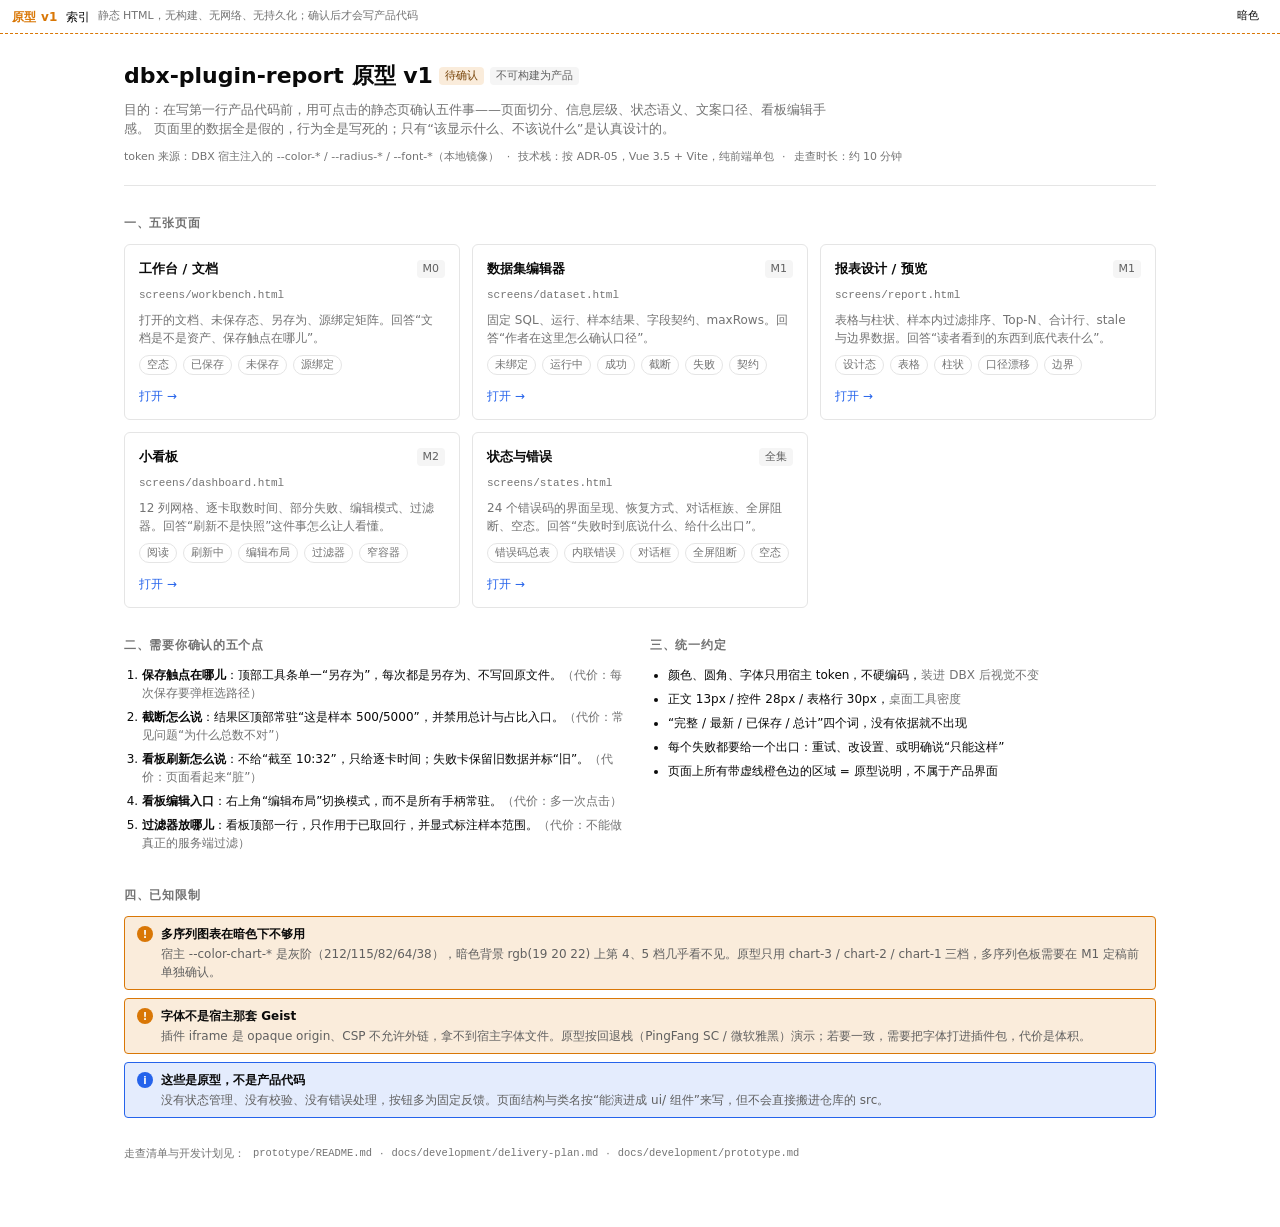
<file: prototype/index.html>
<!doctype html>
<html lang="zh-CN" data-dbx-theme="light">
  <head>
    <meta charset="utf-8" />
    <meta name="viewport" content="width=device-width, initial-scale=1" />
    <title>dbx-plugin-report 原型 v1 · 索引</title>
    <link rel="stylesheet" href="tokens.css" />
    <link rel="stylesheet" href="app.css" />
    <style>
      /* 索引页专用（.idx-*），不属于产品界面 */
      .idx-wrap {
        max-width: 1080px;
        margin: 0 auto;
        padding: 28px 24px 64px;
      }

      .idx-hero {
        display: flex;
        flex-direction: column;
        gap: 10px;
        padding-bottom: 20px;
        border-bottom: 1px solid var(--color-border);
      }

      .idx-h1 {
        font-size: 22px;
        font-weight: 600;
        line-height: 1.25;
      }

      .idx-lead {
        font-size: 13px;
        color: var(--color-muted-foreground);
        max-width: 720px;
      }

      .idx-section {
        margin-top: 28px;
      }

      .idx-h2 {
        font-size: 12px;
        font-weight: 600;
        letter-spacing: 0.06em;
        text-transform: uppercase;
        color: var(--color-muted-foreground);
        margin-bottom: 12px;
      }

      .idx-grid {
        display: grid;
        grid-template-columns: repeat(auto-fill, minmax(316px, 1fr));
        gap: 12px;
      }

      .idx-tile {
        display: flex;
        flex-direction: column;
        gap: 8px;
        padding: 14px;
        border: 1px solid var(--color-border);
        border-radius: var(--radius-lg);
        background: var(--color-card);
        transition: border-color 0.12s ease;
      }

      .idx-tile:hover {
        border-color: var(--color-ring);
      }

      .idx-tile h3 {
        margin: 0;
        font-size: 13px;
        font-weight: 600;
      }

      .idx-tile .idx-file {
        font-family: var(--font-mono);
        font-size: 11px;
        color: var(--color-muted-foreground);
      }

      .idx-tile p {
        margin: 0;
        font-size: 12px;
        color: var(--color-muted-foreground);
      }

      .idx-tile .idx-go {
        margin-top: auto;
        padding-top: 4px;
        font-size: 12px;
        font-weight: 500;
      }

      .idx-tile .idx-go a {
        color: var(--color-info);
      }

      .idx-tile .idx-go a:hover {
        text-decoration: underline;
      }

      .idx-two {
        display: grid;
        grid-template-columns: repeat(auto-fit, minmax(320px, 1fr));
        gap: 20px;
      }

      .idx-list {
        margin: 0;
        padding-left: 18px;
        font-size: 12px;
        color: var(--color-foreground);
      }

      .idx-list li {
        margin-bottom: 6px;
      }

      .idx-list li .muted {
        color: var(--color-muted-foreground);
      }

      .idx-num {
        display: inline-flex;
        align-items: center;
        justify-content: center;
        width: 16px;
        height: 16px;
        margin-right: 4px;
        border-radius: 50%;
        background: var(--color-background-secondary);
        border: 1px solid var(--color-border);
        font-size: 10px;
        color: var(--color-muted-foreground);
      }
    </style>
  </head>
  <body>
    <div class="proto-bar">
      <span class="proto-brand">原型 v1</span>
      <span class="proto-page">索引</span>
      <span class="tiny">静态 HTML，无构建、无网络、无持久化；确认后才会写产品代码</span>
      <span class="spacer"></span>
      <button type="button" class="btn btn-ghost btn-sm" data-proto-theme>暗色</button>
    </div>

    <div class="idx-wrap">
      <header class="idx-hero">
        <div class="row">
          <h1 class="idx-h1">dbx-plugin-report 原型 v1</h1>
          <span class="badge badge-warn">待确认</span>
          <span class="badge">不可构建为产品</span>
        </div>
        <p class="idx-lead">
          目的：在写第一行产品代码前，用可点击的静态页确认五件事——页面切分、信息层级、状态语义、文案口径、看板编辑手感。
          页面里的数据全是假的，行为全是写死的；只有“该显示什么、不该说什么”是认真设计的。
        </p>
        <div class="meta-row">
          <span>token 来源：DBX 宿主注入的 --color-* / --radius-* / --font-*（本地镜像）</span>
          <span>·</span>
          <span>技术栈：按 ADR-05，Vue 3.5 + Vite，纯前端单包</span>
          <span>·</span>
          <span>走查时长：约 10 分钟</span>
        </div>
      </header>

      <section class="idx-section">
        <h2 class="idx-h2">一、五张页面</h2>
        <div class="idx-grid">
          <article class="idx-tile">
            <div class="row">
              <h3>工作台 / 文档</h3>
              <span class="spacer"></span>
              <span class="badge">M0</span>
            </div>
            <span class="idx-file">screens/workbench.html</span>
            <p>打开的文档、未保存态、另存为、源绑定矩阵。回答“文档是不是资产、保存触点在哪儿”。</p>
            <div class="row wrap">
              <span class="chip">空态</span>
              <span class="chip">已保存</span>
              <span class="chip">未保存</span>
              <span class="chip">源绑定</span>
            </div>
            <div class="idx-go"><a href="screens/workbench.html">打开 →</a></div>
          </article>

          <article class="idx-tile">
            <div class="row">
              <h3>数据集编辑器</h3>
              <span class="spacer"></span>
              <span class="badge">M1</span>
            </div>
            <span class="idx-file">screens/dataset.html</span>
            <p>固定 SQL、运行、样本结果、字段契约、maxRows。回答“作者在这里怎么确认口径”。</p>
            <div class="row wrap">
              <span class="chip">未绑定</span>
              <span class="chip">运行中</span>
              <span class="chip">成功</span>
              <span class="chip">截断</span>
              <span class="chip">失败</span>
              <span class="chip">契约</span>
            </div>
            <div class="idx-go"><a href="screens/dataset.html">打开 →</a></div>
          </article>

          <article class="idx-tile">
            <div class="row">
              <h3>报表设计 / 预览</h3>
              <span class="spacer"></span>
              <span class="badge">M1</span>
            </div>
            <span class="idx-file">screens/report.html</span>
            <p>表格与柱状、样本内过滤排序、Top-N、合计行、stale 与边界数据。回答“读者看到的东西到底代表什么”。</p>
            <div class="row wrap">
              <span class="chip">设计态</span>
              <span class="chip">表格</span>
              <span class="chip">柱状</span>
              <span class="chip">口径漂移</span>
              <span class="chip">边界</span>
            </div>
            <div class="idx-go"><a href="screens/report.html">打开 →</a></div>
          </article>

          <article class="idx-tile">
            <div class="row">
              <h3>小看板</h3>
              <span class="spacer"></span>
              <span class="badge">M2</span>
            </div>
            <span class="idx-file">screens/dashboard.html</span>
            <p>12 列网格、逐卡取数时间、部分失败、编辑模式、过滤器。回答“刷新不是快照”这件事怎么让人看懂。</p>
            <div class="row wrap">
              <span class="chip">阅读</span>
              <span class="chip">刷新中</span>
              <span class="chip">编辑布局</span>
              <span class="chip">过滤器</span>
              <span class="chip">窄容器</span>
            </div>
            <div class="idx-go"><a href="screens/dashboard.html">打开 →</a></div>
          </article>

          <article class="idx-tile">
            <div class="row">
              <h3>状态与错误</h3>
              <span class="spacer"></span>
              <span class="badge">全集</span>
            </div>
            <span class="idx-file">screens/states.html</span>
            <p>24 个错误码的界面呈现、恢复方式、对话框族、全屏阻断、空态。回答“失败时到底说什么、给什么出口”。</p>
            <div class="row wrap">
              <span class="chip">错误码总表</span>
              <span class="chip">内联错误</span>
              <span class="chip">对话框</span>
              <span class="chip">全屏阻断</span>
              <span class="chip">空态</span>
            </div>
            <div class="idx-go"><a href="screens/states.html">打开 →</a></div>
          </article>
        </div>
      </section>

      <section class="idx-section">
        <div class="idx-two">
          <div>
            <h2 class="idx-h2">二、需要你确认的五个点</h2>
            <ol class="idx-list">
              <li><span class="strong">保存触点在哪儿</span>：顶部工具条单一“另存为”，每次都是另存为、不写回原文件。<span class="muted">（代价：每次保存要弹框选路径）</span></li>
              <li><span class="strong">截断怎么说</span>：结果区顶部常驻“这是样本 500/5000”，并禁用总计与占比入口。<span class="muted">（代价：常见问题“为什么总数不对”）</span></li>
              <li><span class="strong">看板刷新怎么说</span>：不给“截至 10:32”，只给逐卡时间；失败卡保留旧数据并标“旧”。<span class="muted">（代价：页面看起来“脏”）</span></li>
              <li><span class="strong">看板编辑入口</span>：右上角“编辑布局”切换模式，而不是所有手柄常驻。<span class="muted">（代价：多一次点击）</span></li>
              <li><span class="strong">过滤器放哪儿</span>：看板顶部一行，只作用于已取回行，并显式标注样本范围。<span class="muted">（代价：不能做真正的服务端过滤）</span></li>
            </ol>
          </div>
          <div>
            <h2 class="idx-h2">三、统一约定</h2>
            <ul class="idx-list">
              <li>颜色、圆角、字体只用宿主 token，不硬编码，<span class="muted">装进 DBX 后视觉不变</span></li>
              <li>正文 13px / 控件 28px / 表格行 30px，<span class="muted">桌面工具密度</span></li>
              <li>“完整 / 最新 / 已保存 / 总计”四个词，没有依据就不出现</li>
              <li>每个失败都要给一个出口：重试、改设置、或明确说“只能这样”</li>
              <li>页面上所有带虚线橙色边的区域 = 原型说明，不属于产品界面</li>
            </ul>
          </div>
        </div>
      </section>

      <section class="idx-section">
        <h2 class="idx-h2">四、已知限制</h2>
        <div class="stack">
          <div class="alert alert-warn">
            <span class="alert-icon">!</span>
            <div class="alert-body">
              <span class="alert-title">多序列图表在暗色下不够用</span>
              <span class="muted small">宿主 --color-chart-* 是灰阶（212/115/82/64/38），暗色背景 rgb(19 20 22) 上第 4、5 档几乎看不见。原型只用 chart-3 / chart-2 / chart-1 三档，多序列色板需要在 M1 定稿前单独确认。</span>
            </div>
          </div>
          <div class="alert alert-warn">
            <span class="alert-icon">!</span>
            <div class="alert-body">
              <span class="alert-title">字体不是宿主那套 Geist</span>
              <span class="muted small">插件 iframe 是 opaque origin、CSP 不允许外链，拿不到宿主字体文件。原型按回退栈（PingFang SC / 微软雅黑）演示；若要一致，需要把字体打进插件包，代价是体积。</span>
            </div>
          </div>
          <div class="alert alert-info">
            <span class="alert-icon">i</span>
            <div class="alert-body">
              <span class="alert-title">这些是原型，不是产品代码</span>
              <span class="muted small">没有状态管理、没有校验、没有错误处理，按钮多为固定反馈。页面结构与类名按“能演进成 ui/ 组件”来写，但不会直接搬进仓库的 src。</span>
            </div>
          </div>
        </div>
      </section>

      <footer class="idx-section">
        <div class="meta-row">
          <span>走查清单与开发计划见：</span>
          <a class="mono" href="README.md">prototype/README.md</a>
          <span>·</span>
          <a class="mono" href="../docs/development/delivery-plan.md">docs/development/delivery-plan.md</a>
          <span>·</span>
          <a class="mono" href="../docs/development/prototype.md">docs/development/prototype.md</a>
        </div>
      </footer>
    </div>

    <script src="proto.js"></script>
    <script>
      // 索引页没有场景，只要主题按钮
      if (location.hash === "#dark") {
        Proto.theme("dark");
      }
    </script>
  </body>
</html>
</file>
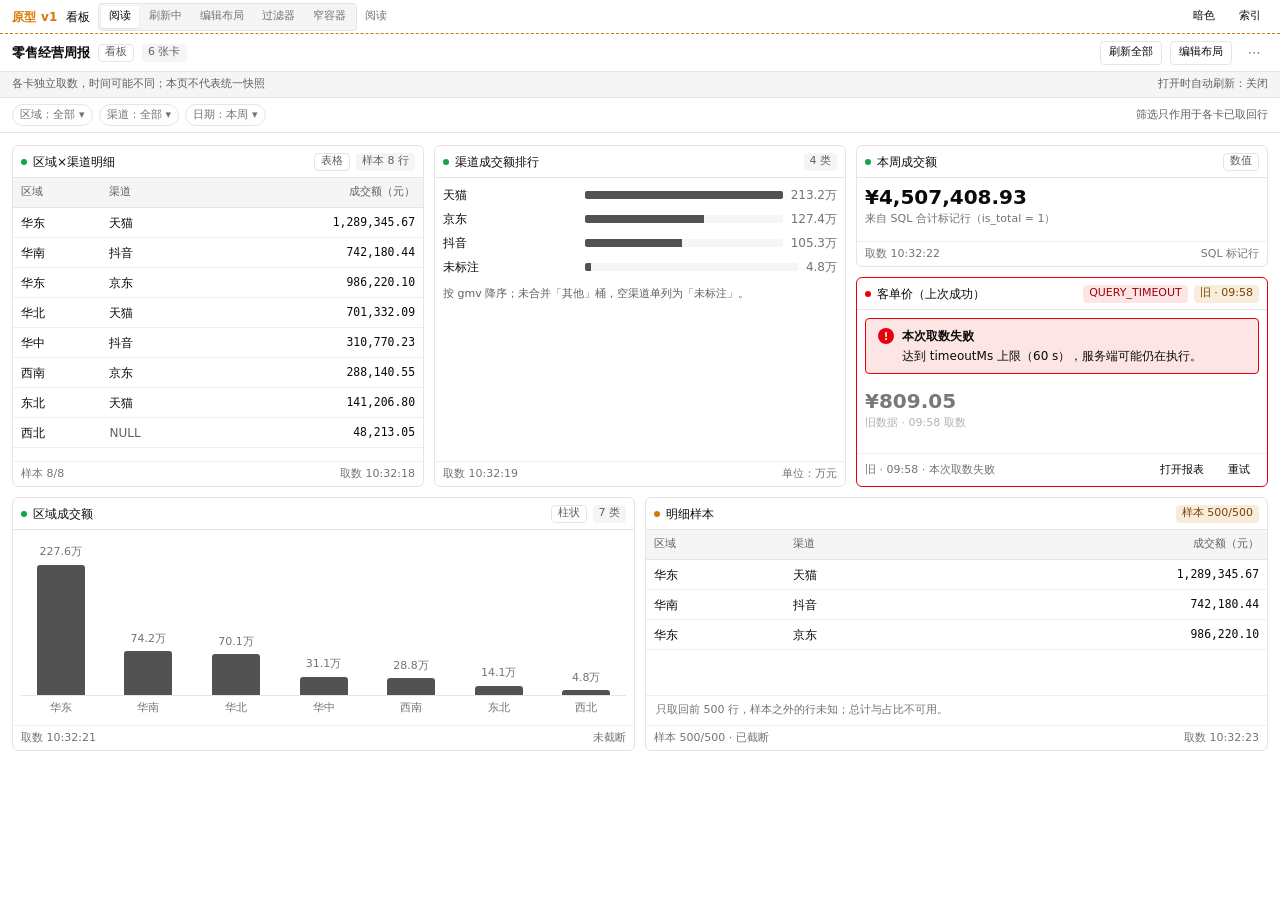
<file: prototype/screens/dashboard.html>
<!doctype html>
<html lang="zh-CN" data-dbx-theme="light">
  <head>
    <meta charset="utf-8" />
    <meta name="viewport" content="width=device-width, initial-scale=1" />
    <title>dbx-plugin-report 原型 · 小看板</title>
    <link rel="stylesheet" href="../tokens.css" />
    <link rel="stylesheet" href="../app.css" />
    <style>
      /* 页级样式（.db-*）：app.css 没有、只在看板原型页使用。颜色全部来自 --color-* / --radius-*。 */
      .db-strip {
        display: flex;
        align-items: center;
        gap: var(--gap-4);
        flex: 0 0 auto;
        height: 26px;
        padding: 0 12px;
        border-bottom: 1px solid var(--color-border);
        background: var(--color-background-secondary);
        font-size: var(--fs-11);
        color: color-mix(in srgb, var(--color-muted-foreground) 82%, var(--color-foreground));
      }

      .db-filters {
        display: flex;
        align-items: center;
        gap: var(--gap-3);
        flex: 0 0 auto;
        padding: 6px 12px;
        border-bottom: 1px solid var(--color-border);
      }

      /* .chip 原本是展示用 span；看板过滤器把它做成可点的按钮 */
      .db-filters button.chip {
        height: 22px;
        background: var(--color-background);
        cursor: pointer;
      }

      .db-filters button.chip:hover {
        border-color: var(--color-ring);
      }

      /* 看板网格：撑满 .main（或 .content）剩余高度，不靠卡内容撑开 */
      .db-dash {
        flex: 1 1 auto;
        height: auto;
        min-height: 0;
      }

      .db-pad {
        padding: var(--gap-4);
      }

      /* 卡片内说明行（截断、Top-N 等） */
      .db-note {
        flex: 0 0 auto;
        padding: 6px 10px;
        border-top: 1px solid var(--color-border-light);
        font-size: var(--fs-11);
        color: var(--color-muted-foreground);
        line-height: 1.5;
      }

      .db-footnote {
        flex: 0 0 auto;
        padding: 6px 12px;
        border-top: 1px solid var(--color-border);
        font-size: var(--fs-11);
        color: var(--color-muted-foreground);
      }

      /* 刷新工具条：进度 + 计数 + 停止等待 */
      .db-banner {
        display: flex;
        flex-direction: column;
        gap: var(--gap-2);
        flex: 0 0 auto;
        padding: 8px 12px;
        border-bottom: 1px solid var(--color-border);
        background: var(--color-background-secondary);
      }

      /* 刷新中/排队中：旧数据保持可读但明显是“旧的” */
      .db-dim {
        opacity: 0.5;
      }

      /* 编辑布局：卡片头部的尺寸菜单会超出卡片边界 */
      .db-menu-open {
        position: relative;
        z-index: 20;
        overflow: visible;
      }

      /* 编辑布局下面内容只做占位，表示“位置/尺寸在改，内容不变” */
      .db-placeholder {
        display: flex;
        align-items: center;
        justify-content: center;
        height: 100%;
        font-size: var(--fs-11);
        color: color-mix(in srgb, var(--color-muted-foreground) 82%, var(--color-foreground));
        text-align: center;
      }

      /* 过滤器场景左栏 */
      .db-side {
        flex: 0 0 320px;
      }

      /* 窄容器场景：520px 的窄 tab 预览框 */
      .db-narrow-wrap {
        width: 520px;
        max-width: 100%;
        height: 100%;
        margin: 0 auto;
        display: flex;
        flex-direction: column;
        min-height: 0;
        border-left: 1px solid var(--color-border);
        border-right: 1px solid var(--color-border);
        background: var(--color-background);
      }

      .db-narrow {
        display: flex;
        flex-direction: column;
        flex: 1 1 auto;
        min-height: 0;
      }

      /* 窄容器下看板塌成单列：不横向滚动 */
      .db-narrow .dash {
        grid-template-columns: 1fr;
      }
    </style>
  </head>
  <body data-page="看板">
    <!-- 原型工具条：场景切换 / 主题 / 返回索引，不属于产品界面 -->
    <div class="proto-bar">
      <span class="proto-brand">原型 v1</span>
      <span class="proto-page">看板</span>
      <div class="seg" data-proto-scenarios></div>
      <span id="proto-scenario-caption" class="tiny"></span>
      <span class="spacer"></span>
      <button type="button" class="btn btn-ghost btn-sm" data-proto-theme>暗色</button>
      <a class="btn btn-ghost btn-sm" href="../index.html">索引</a>
    </div>

    <!-- 场景 1：阅读态 —— 顶部过滤器 + 6 张卡（部分失败、部分截断） -->
    <section class="scenario" data-scenario="read">
      <div class="topbar">
        <span class="title">零售经营周报</span>
        <span class="badge badge-outline">看板</span>
        <span class="badge">6 张卡</span>
        <span class="spacer"></span>
        <button type="button" class="btn btn-sm" data-proto-toast="刷新全部：逐卡排队取数（原型示意）">刷新全部</button>
        <button type="button" class="btn btn-sm" data-proto-toast="切换到编辑布局（原型示意）">编辑布局</button>
        <div class="pop-anchor">
          <button
            type="button"
            class="icon-btn"
            aria-label="更多操作"
            aria-haspopup="menu"
            data-proto-toast="溢出菜单入口（原型示意）"
          >
            ⋯
          </button>
        </div>
      </div>
      <div class="db-strip">
        <span>各卡独立取数，时间可能不同；本页不代表统一快照</span>
        <span class="spacer"></span>
        <span>打开时自动刷新：关闭</span>
      </div>
      <div class="db-filters">
        <button type="button" class="chip" data-proto-toast="区域筛选（原型示意）">区域：全部 <span class="tiny">▾</span></button>
        <button type="button" class="chip" data-proto-toast="渠道筛选（原型示意）">渠道：全部 <span class="tiny">▾</span></button>
        <button type="button" class="chip" data-proto-toast="日期范围（原型示意）">日期：本周 <span class="tiny">▾</span></button>
        <span class="spacer"></span>
        <span class="tiny muted">筛选只作用于各卡已取回行</span>
      </div>
      <div class="main">
        <div class="dash db-dash">
          <!-- 卡 1：表格卡 -->
          <article class="card" style="grid-column: span 4; grid-row: span 8">
            <div class="card-head">
              <span class="dot dot-ok"></span>
              <span class="ellipsis">区域×渠道明细</span>
              <span class="spacer"></span>
              <span class="badge badge-outline">表格</span>
              <span class="badge">样本 8 行</span>
            </div>
            <div class="table-wrap">
              <table class="table">
                <thead>
                  <tr>
                    <th>区域</th>
                    <th>渠道</th>
                    <th class="num">成交额（元）</th>
                  </tr>
                </thead>
                <tbody>
                  <tr><td>华东</td><td>天猫</td><td class="num mono">1,289,345.67</td></tr>
                  <tr><td>华南</td><td>抖音</td><td class="num mono">742,180.44</td></tr>
                  <tr><td>华东</td><td>京东</td><td class="num mono">986,220.10</td></tr>
                  <tr><td>华北</td><td>天猫</td><td class="num mono">701,332.09</td></tr>
                  <tr><td>华中</td><td>抖音</td><td class="num mono">310,770.23</td></tr>
                  <tr><td>西南</td><td>京东</td><td class="num mono">288,140.55</td></tr>
                  <tr><td>东北</td><td>天猫</td><td class="num mono">141,206.80</td></tr>
                  <tr><td>西北</td><td class="null">NULL</td><td class="num mono">48,213.05</td></tr>
                </tbody>
              </table>
            </div>
            <div class="card-foot">
              <span>样本 8/8</span>
              <span class="spacer"></span>
              <span>取数 10:32:18</span>
            </div>
          </article>

          <!-- 卡 2：排行卡（hbars） -->
          <article class="card" style="grid-column: span 4; grid-row: span 8">
            <div class="card-head">
              <span class="dot dot-ok"></span>
              <span class="ellipsis">渠道成交额排行</span>
              <span class="spacer"></span>
              <span class="badge">4 类</span>
            </div>
            <div class="card-body">
              <div class="hbars">
                <div class="hbar">
                  <span class="hbar-label">天猫</span>
                  <span class="hbar-track"><i style="--w: 100%"></i></span>
                  <span class="hbar-value">213.2万</span>
                </div>
                <div class="hbar">
                  <span class="hbar-label">京东</span>
                  <span class="hbar-track"><i style="--w: 60%"></i></span>
                  <span class="hbar-value">127.4万</span>
                </div>
                <div class="hbar">
                  <span class="hbar-label">抖音</span>
                  <span class="hbar-track"><i style="--w: 49%"></i></span>
                  <span class="hbar-value">105.3万</span>
                </div>
                <div class="hbar">
                  <span class="hbar-label">未标注</span>
                  <span class="hbar-track"><i style="--w: 3%"></i></span>
                  <span class="hbar-value">4.8万</span>
                </div>
              </div>
              <p class="tiny muted" style="margin-top: 10px">按 gmv 降序；未合并「其他」桶，空渠道单列为「未标注」。</p>
            </div>
            <div class="card-foot">
              <span>取数 10:32:19</span>
              <span class="spacer"></span>
              <span>单位：万元</span>
            </div>
          </article>

          <!-- 卡 3：柱状卡（第 2 行左半，显式行起点保证两行排布） -->
          <article class="card" style="grid-column: span 6; grid-row: 9 / span 6">
            <div class="card-head">
              <span class="dot dot-ok"></span>
              <span class="ellipsis">区域成交额</span>
              <span class="spacer"></span>
              <span class="badge badge-outline">柱状</span>
              <span class="badge">7 类</span>
            </div>
            <div class="card-body">
              <div class="chart">
                <div class="bars">
                  <div class="bar-col"><span class="bar-val">227.6万</span><div class="bar" style="--h: 88%"></div></div>
                  <div class="bar-col"><span class="bar-val">74.2万</span><div class="bar" style="--h: 29%"></div></div>
                  <div class="bar-col"><span class="bar-val">70.1万</span><div class="bar" style="--h: 27%"></div></div>
                  <div class="bar-col"><span class="bar-val">31.1万</span><div class="bar" style="--h: 12%"></div></div>
                  <div class="bar-col"><span class="bar-val">28.8万</span><div class="bar" style="--h: 11%"></div></div>
                  <div class="bar-col"><span class="bar-val">14.1万</span><div class="bar" style="--h: 6%"></div></div>
                  <div class="bar-col"><span class="bar-val">4.8万</span><div class="bar" style="--h: 3%"></div></div>
                </div>
                <div class="axis-x">
                  <span>华东</span>
                  <span>华南</span>
                  <span>华北</span>
                  <span>华中</span>
                  <span>西南</span>
                  <span>东北</span>
                  <span>西北</span>
                </div>
              </div>
            </div>
            <div class="card-foot">
              <span>取数 10:32:21</span>
              <span class="spacer"></span>
              <span>未截断</span>
            </div>
          </article>

          <!-- 卡 4：数值卡 -->
          <article class="card" style="grid-column: span 4; grid-row: span 3">
            <div class="card-head">
              <span class="dot dot-ok"></span>
              <span class="ellipsis">本周成交额</span>
              <span class="spacer"></span>
              <span class="badge badge-outline">数值</span>
            </div>
            <div class="card-body">
              <div class="kpi">
                <div class="value">¥4,507,408.93</div>
                <div class="caption">来自 SQL 合计标记行（is_total = 1）</div>
              </div>
            </div>
            <div class="card-foot">
              <span>取数 10:32:22</span>
              <span class="spacer"></span>
              <span>SQL 标记行</span>
            </div>
          </article>

          <!-- 卡 5：失败卡（保留旧数据，不是空白） -->
          <article class="card card-err card-stale" style="grid-column: span 4; grid-row: span 5">
            <div class="card-head">
              <span class="dot dot-err"></span>
              <span class="ellipsis">客单价（上次成功）</span>
              <span class="spacer"></span>
              <span class="badge badge-err">QUERY_TIMEOUT</span>
              <span class="badge badge-warn">旧 · 09:58</span>
            </div>
            <div class="db-pad">
              <div class="alert alert-err">
                <span class="alert-icon">!</span>
                <div class="alert-body">
                  <span class="alert-title">本次取数失败</span>
                  <span class="small">达到 timeoutMs 上限（60 s），服务端可能仍在执行。</span>
                </div>
              </div>
            </div>
            <div class="card-body">
              <div class="kpi">
                <div class="value">¥809.05</div>
                <div class="caption">旧数据 · 09:58 取数</div>
              </div>
            </div>
            <div class="card-foot">
              <span>旧 · 09:58 · 本次取数失败</span>
              <span class="spacer"></span>
              <button type="button" class="btn btn-ghost btn-sm" data-proto-toast="打开该卡对应的报表（原型示意）">打开报表</button>
              <button type="button" class="btn btn-ghost btn-sm" data-proto-toast="重试该卡（原型示意）">重试</button>
            </div>
          </article>

          <!-- 卡 6：截断卡（样本 500/500，不提供总计/占比入口） -->
          <article class="card" style="grid-column: span 6; grid-row: 9 / span 6">
            <div class="card-head">
              <span class="dot dot-warn"></span>
              <span class="ellipsis">明细样本</span>
              <span class="spacer"></span>
              <span class="badge badge-warn">样本 500/500</span>
            </div>
            <div class="table-wrap">
              <table class="table">
                <thead>
                  <tr>
                    <th>区域</th>
                    <th>渠道</th>
                    <th class="num">成交额（元）</th>
                  </tr>
                </thead>
                <tbody>
                  <tr><td>华东</td><td>天猫</td><td class="num mono">1,289,345.67</td></tr>
                  <tr><td>华南</td><td>抖音</td><td class="num mono">742,180.44</td></tr>
                  <tr><td>华东</td><td>京东</td><td class="num mono">986,220.10</td></tr>
                </tbody>
              </table>
            </div>
            <div class="db-note">只取回前 500 行，样本之外的行未知；总计与占比不可用。</div>
            <div class="card-foot">
              <span>样本 500/500 · 已截断</span>
              <span class="spacer"></span>
              <span>取数 10:32:23</span>
            </div>
          </article>
        </div>
      </div>
    </section>

    <!-- 场景 2：刷新中 —— 逐卡状态 + 停止等待 -->
    <section class="scenario" data-scenario="refresh" hidden>
      <div class="topbar">
        <span class="title">零售经营周报</span>
        <span class="badge badge-outline">看板</span>
        <span class="badge badge-info">刷新中</span>
        <span class="spacer"></span>
        <span class="tiny muted">刷新全部会逐卡排队，不并发打满</span>
      </div>
      <div class="db-banner">
        <div class="row">
          <div class="progress grow"><i style="width: 50%"></i></div>
          <span class="tiny nowrap">正在刷新 3/6 · 已用 4.1 s</span>
          <button
            type="button"
            class="btn btn-sm"
            data-proto-toast="已停止等待：已发出的请求会被丢弃，数据库可能仍在执行（原型示意）"
          >
            停止等待
          </button>
        </div>
        <span class="tiny muted">停止只是停止等待：已发出的请求会被丢弃，数据库可能仍在执行。</span>
      </div>
      <div class="main">
        <div class="dash db-dash">
          <!-- 已完成的卡：照常显示本次结果 -->
          <article class="card" style="grid-column: span 4; grid-row: span 8">
            <div class="card-head">
              <span class="dot dot-ok"></span>
              <span class="ellipsis">区域×渠道明细</span>
              <span class="spacer"></span>
              <span class="badge badge-ok">已刷新</span>
            </div>
            <div class="table-wrap">
              <table class="table">
                <thead>
                  <tr>
                    <th>区域</th>
                    <th>渠道</th>
                    <th class="num">成交额（元）</th>
                  </tr>
                </thead>
                <tbody>
                  <tr><td>华东</td><td>天猫</td><td class="num mono">1,289,345.67</td></tr>
                  <tr><td>华南</td><td>抖音</td><td class="num mono">742,180.44</td></tr>
                  <tr><td>华东</td><td>京东</td><td class="num mono">986,220.10</td></tr>
                  <tr><td>华北</td><td>天猫</td><td class="num mono">701,332.09</td></tr>
                  <tr><td>华中</td><td>抖音</td><td class="num mono">310,770.23</td></tr>
                  <tr><td>西南</td><td>京东</td><td class="num mono">288,140.55</td></tr>
                  <tr><td>东北</td><td>天猫</td><td class="num mono">141,206.80</td></tr>
                  <tr><td>西北</td><td class="null">NULL</td><td class="num mono">48,213.05</td></tr>
                </tbody>
              </table>
            </div>
            <div class="card-foot">
              <span>样本 8/8</span>
              <span class="spacer"></span>
              <span>取数 10:32:18</span>
            </div>
          </article>

          <article class="card" style="grid-column: span 4; grid-row: span 8">
            <div class="card-head">
              <span class="dot dot-ok"></span>
              <span class="ellipsis">渠道成交额排行</span>
              <span class="spacer"></span>
              <span class="badge badge-ok">已刷新</span>
            </div>
            <div class="card-body">
              <div class="hbars">
                <div class="hbar">
                  <span class="hbar-label">天猫</span>
                  <span class="hbar-track"><i style="--w: 100%"></i></span>
                  <span class="hbar-value">213.2万</span>
                </div>
                <div class="hbar">
                  <span class="hbar-label">京东</span>
                  <span class="hbar-track"><i style="--w: 60%"></i></span>
                  <span class="hbar-value">127.4万</span>
                </div>
                <div class="hbar">
                  <span class="hbar-label">抖音</span>
                  <span class="hbar-track"><i style="--w: 49%"></i></span>
                  <span class="hbar-value">105.3万</span>
                </div>
                <div class="hbar">
                  <span class="hbar-label">未标注</span>
                  <span class="hbar-track"><i style="--w: 3%"></i></span>
                  <span class="hbar-value">4.8万</span>
                </div>
              </div>
            </div>
            <div class="card-foot">
              <span>取数 10:32:19</span>
              <span class="spacer"></span>
              <span>单位：万元</span>
            </div>
          </article>

          <!-- 取数中：旧数据留下但明显变淡，本卡自己的等待时间；第 2 行左半 -->
          <article class="card" style="grid-column: span 6; grid-row: 9 / span 6">
            <div class="card-head">
              <span class="dot dot-warn"></span>
              <span class="ellipsis">区域成交额</span>
              <span class="spacer"></span>
              <span class="badge badge-info">取数中</span>
            </div>
            <div class="card-body">
              <div class="row" style="margin-bottom: 6px">
                <span class="tiny">取数中…</span>
                <span class="spacer"></span>
                <span class="tiny muted">已等待 2.1 s</span>
              </div>
              <div class="progress"><i style="width: 62%"></i></div>
              <div class="db-dim" style="margin-top: 10px">
                <div class="chart" style="height: 120px">
                  <div class="bars">
                    <div class="bar-col"><span class="bar-val">227.6万</span><div class="bar" style="--h: 88%"></div></div>
                    <div class="bar-col"><span class="bar-val">74.2万</span><div class="bar" style="--h: 29%"></div></div>
                    <div class="bar-col"><span class="bar-val">70.1万</span><div class="bar" style="--h: 27%"></div></div>
                    <div class="bar-col"><span class="bar-val">31.1万</span><div class="bar" style="--h: 12%"></div></div>
                    <div class="bar-col"><span class="bar-val">28.8万</span><div class="bar" style="--h: 11%"></div></div>
                    <div class="bar-col"><span class="bar-val">14.1万</span><div class="bar" style="--h: 6%"></div></div>
                    <div class="bar-col"><span class="bar-val">4.8万</span><div class="bar" style="--h: 3%"></div></div>
                  </div>
                  <div class="axis-x">
                    <span>华东</span>
                    <span>华南</span>
                    <span>华北</span>
                    <span>华中</span>
                    <span>西南</span>
                    <span>东北</span>
                    <span>西北</span>
                  </div>
                </div>
              </div>
            </div>
            <div class="card-foot">
              <span>上次成功：09:58</span>
              <span class="spacer"></span>
              <span>本卡独立计时</span>
            </div>
          </article>

          <!-- 已放弃等待：只有“重试”，没有“取消” -->
          <article class="card card-stale" style="grid-column: span 4; grid-row: span 3">
            <div class="card-head">
              <span class="dot dot-warn"></span>
              <span class="ellipsis">本周成交额</span>
              <span class="spacer"></span>
              <span class="badge badge-warn">已放弃等待</span>
            </div>
            <div class="card-body">
              <div class="kpi">
                <div class="value">¥4,507,408.93</div>
                <div class="caption">旧数据 · 响应已丢弃</div>
              </div>
            </div>
            <div class="card-foot">
              <span>数据库可能仍在执行</span>
              <span class="spacer"></span>
              <button type="button" class="btn btn-ghost btn-sm" data-proto-toast="打开该卡对应的报表（原型示意）">打开报表</button>
              <button type="button" class="btn btn-ghost btn-sm" data-proto-toast="重试该卡（原型示意）">重试</button>
            </div>
          </article>

          <!-- 未映射到失败的卡：排队中，显示队列位次 -->
          <article class="card card-stale" style="grid-column: span 4; grid-row: span 5">
            <div class="card-head">
              <span class="dot dot-idle"></span>
              <span class="ellipsis">客单价</span>
              <span class="spacer"></span>
              <span class="badge">排队中 · 第 5</span>
            </div>
            <div class="card-body">
              <div class="row">
                <span class="tiny">等待轮到自己取数</span>
                <span class="spacer"></span>
                <span class="tiny muted">插件内队列最多 2 个在途</span>
              </div>
              <div class="kpi" style="margin-top: 8px">
                <div class="value">¥809.05</div>
                <div class="caption">上次成功 09:58 的数据</div>
              </div>
            </div>
            <div class="card-foot">
              <span>等待轮到自己取数</span>
            </div>
          </article>

          <article class="card card-stale" style="grid-column: span 6; grid-row: 9 / span 6">
            <div class="card-head">
              <span class="dot dot-idle"></span>
              <span class="ellipsis">明细样本</span>
              <span class="spacer"></span>
              <span class="badge">排队中 · 第 6</span>
            </div>
            <div class="card-body">
              <div class="row">
                <span class="tiny">等待轮到自己取数</span>
                <span class="spacer"></span>
                <span class="tiny muted">未发出请求</span>
              </div>
              <div class="table-wrap db-dim" style="margin-top: 8px; min-height: 0">
                <table class="table">
                  <thead>
                    <tr>
                      <th>区域</th>
                      <th>渠道</th>
                      <th class="num">成交额（元）</th>
                    </tr>
                  </thead>
                  <tbody>
                    <tr><td>华东</td><td>天猫</td><td class="num mono">1,289,345.67</td></tr>
                    <tr><td>华南</td><td>抖音</td><td class="num mono">742,180.44</td></tr>
                  </tbody>
                </table>
              </div>
            </div>
            <div class="card-foot">
              <span>样本 500/500（上次）</span>
              <span class="spacer"></span>
              <span>上次取数 10:31:02</span>
            </div>
          </article>
        </div>
      </div>
    </section>

    <!-- 场景 3：编辑布局 —— 12 列网格线、拖动手柄、尺寸菜单 -->
    <section class="scenario" data-scenario="edit" hidden>
      <div class="topbar">
        <span class="title">零售经营周报</span>
        <span class="badge badge-outline">看板</span>
        <span class="badge badge-primary">编辑布局</span>
        <span class="spacer"></span>
        <span class="badge">6/20 张卡 · 建议 ≤12</span>
        <button type="button" class="btn btn-ghost btn-sm" data-proto-toast="撤销上一次布局改动（原型示意）">撤销</button>
        <button type="button" class="btn btn-sm" data-proto-toast="紧凑排列：向上吸附，不留空行（原型示意）">紧凑排列</button>
        <button type="button" class="btn btn-primary btn-sm" data-proto-toast="退出编辑布局（原型示意）" data-proto-toast-kind="ok">
          完成
        </button>
      </div>
      <div class="db-strip">
        <span>12 列网格吸附，拖动不会重叠；最小卡片 2×3</span>
        <span class="spacer"></span>
        <span>布局改动不触发取数</span>
      </div>
      <div class="main">
        <div class="dash is-editing db-dash">
          <article class="card" style="grid-column: span 4; grid-row: span 8">
            <div class="card-head">
              <span class="drag-handle" aria-hidden="true">⠿</span>
              <span class="ellipsis">区域×渠道明细</span>
              <span class="spacer"></span>
              <button type="button" class="btn btn-ghost btn-sm">4×8 <span class="caret">▾</span></button>
            </div>
            <div class="card-body">
              <div class="db-placeholder">表格 · 区域×渠道明细</div>
            </div>
          </article>

          <article class="card" style="grid-column: span 4; grid-row: span 8">
            <div class="card-head">
              <span class="drag-handle" aria-hidden="true">⠿</span>
              <span class="ellipsis">渠道成交额排行</span>
              <span class="spacer"></span>
              <button type="button" class="btn btn-ghost btn-sm">4×8 <span class="caret">▾</span></button>
            </div>
            <div class="card-body">
              <div class="db-placeholder">横向排行 · 渠道成交额</div>
            </div>
          </article>

          <!-- 这一张的尺寸菜单展开；第 2 行左半 -->
          <article class="card db-menu-open" style="grid-column: span 6; grid-row: 9 / span 6">
            <div class="card-head">
              <span class="drag-handle" aria-hidden="true">⠿</span>
              <span class="ellipsis">区域成交额</span>
              <span class="spacer"></span>
              <div class="pop-anchor">
                <button type="button" class="btn btn-ghost btn-sm" aria-haspopup="menu" aria-expanded="true">
                  6×6 <span class="caret">▾</span>
                </button>
                <div class="menu" role="menu">
                  <div class="menu-title">尺寸（宽 × 高，格）</div>
                  <button type="button" role="menuitem">2 × 3</button>
                  <button type="button" role="menuitem">3 × 3</button>
                  <button type="button" role="menuitem">4 × 3</button>
                  <button type="button" role="menuitem">6 × 3</button>
                  <div class="sep"></div>
                  <div class="menu-title">最小 2 × 3</div>
                </div>
              </div>
            </div>
            <div class="card-body">
              <div class="db-placeholder">柱状 · 区域成交额</div>
            </div>
          </article>

          <article class="card" style="grid-column: span 4; grid-row: span 3">
            <div class="card-head">
              <span class="drag-handle" aria-hidden="true">⠿</span>
              <span class="ellipsis">本周成交额</span>
              <span class="spacer"></span>
              <button type="button" class="btn btn-ghost btn-sm">4×3 <span class="caret">▾</span></button>
            </div>
            <div class="card-body">
              <div class="db-placeholder">数值 · 本周成交额</div>
            </div>
          </article>

          <article class="card" style="grid-column: span 4; grid-row: span 5">
            <div class="card-head">
              <span class="drag-handle" aria-hidden="true">⠿</span>
              <span class="ellipsis">客单价（上次成功）</span>
              <span class="spacer"></span>
              <button type="button" class="btn btn-ghost btn-sm">4×5 <span class="caret">▾</span></button>
            </div>
            <div class="card-body">
              <div class="db-placeholder">数值 · 客单价</div>
            </div>
          </article>

          <article class="card" style="grid-column: span 6; grid-row: 9 / span 6">
            <div class="card-head">
              <span class="drag-handle" aria-hidden="true">⠿</span>
              <span class="ellipsis">明细样本</span>
              <span class="spacer"></span>
              <button type="button" class="btn btn-ghost btn-sm">6×6 <span class="caret">▾</span></button>
            </div>
            <div class="card-body">
              <div class="db-placeholder">表格 · 明细样本（样本 500/500）</div>
            </div>
          </article>
        </div>
      </div>
    </section>

    <!-- 场景 4：过滤器 —— 左栏筛选配置 + 右侧看板预览 + 未映射警告 -->
    <section class="scenario" data-scenario="filters" hidden>
      <div class="topbar">
        <span class="title">零售经营周报</span>
        <span class="badge badge-outline">看板</span>
        <span class="badge badge-primary">筛选设置</span>
        <span class="spacer"></span>
        <span class="badge badge-warn">1 项必填未填</span>
        <button type="button" class="btn btn-ghost btn-sm" data-proto-toast="保存筛选配置（原型示意）">保存筛选</button>
        <button type="button" class="btn btn-primary btn-sm" data-proto-toast="完成筛选设置（原型示意）" data-proto-toast-kind="ok">
          完成
        </button>
      </div>
      <div class="main">
        <!-- 筛选配置栏 -->
        <aside class="sidebar db-side">
          <div class="pane-head">
            <span class="strong">筛选配置</span>
            <span class="spacer"></span>
            <span class="badge">3 个筛选</span>
          </div>
          <div class="pane-body stack-5">
            <div class="field">
              <label for="db-f-region">区域 *</label>
              <select id="db-f-region" class="select">
                <option value="" selected>请选择区域</option>
                <option>华东</option>
                <option>华南</option>
                <option>华北</option>
                <option>华中</option>
                <option>西南</option>
                <option>东北</option>
                <option>西北</option>
              </select>
              <span class="hint">必填：未选值时相关卡片显示“未应用筛选”，不默认全选。</span>
            </div>

            <div class="field">
              <span class="label">渠道 *</span>
              <label class="check"><input type="checkbox" checked />天猫</label>
              <label class="check"><input type="checkbox" />京东</label>
              <label class="check"><input type="checkbox" />抖音</label>
              <span class="hint">多选；候选项来自已取回结果去重，仅代表样本里出现过的值。</span>
            </div>

            <div class="field">
              <label for="db-f-date">日期范围 *</label>
              <select id="db-f-date" class="select">
                <option selected>本周（10-19 至 10-25）</option>
                <option>上周</option>
                <option>本月</option>
                <option>自定义…</option>
              </select>
              <span class="hint">预设只映射到卡片字段，不改写 SQL；跨时区以数据库时区为准。</span>
            </div>

            <div class="divider"></div>

            <div class="field">
              <span class="label">映射状态</span>
              <div class="row wrap">
                <span class="badge badge-ok">4 张已映射</span>
                <span class="badge badge-warn">2 张未映射</span>
              </div>
              <span class="hint">未映射的卡不受该筛选影响，卡片右上角会标出。</span>
            </div>
          </div>
        </aside>

        <!-- 看板预览 -->
        <div class="content">
          <div class="pane-head">
            <span class="strong">看板预览</span>
            <span class="badge badge-outline">3 张缩略卡</span>
            <span class="spacer"></span>
            <span class="tiny muted">配置改动只影响预览，不重新取数</span>
          </div>
          <div class="db-pad">
            <div class="alert alert-warn">
              <span class="alert-icon">!</span>
              <div class="alert-body">
                <span class="alert-title">「渠道」在 2 张卡中未映射</span>
                <span class="small">这 2 张卡不受渠道筛选影响，仍显示各自取回的样本；补齐映射或接受该行为。</span>
              </div>
            </div>
          </div>
          <div class="dash db-dash">
            <article class="card" style="grid-column: span 6; grid-row: span 6">
              <div class="card-head">
                <span class="dot dot-warn"></span>
                <span class="ellipsis">区域成交额</span>
                <span class="spacer"></span>
                <span class="badge badge-warn">未应用筛选</span>
              </div>
              <div class="card-body">
                <div class="chart">
                  <div class="bars">
                    <div class="bar-col"><span class="bar-val">227.6万</span><div class="bar" style="--h: 88%"></div></div>
                    <div class="bar-col"><span class="bar-val">74.2万</span><div class="bar" style="--h: 29%"></div></div>
                    <div class="bar-col"><span class="bar-val">70.1万</span><div class="bar" style="--h: 27%"></div></div>
                    <div class="bar-col"><span class="bar-val">31.1万</span><div class="bar" style="--h: 12%"></div></div>
                    <div class="bar-col"><span class="bar-val">28.8万</span><div class="bar" style="--h: 11%"></div></div>
                    <div class="bar-col"><span class="bar-val">14.1万</span><div class="bar" style="--h: 6%"></div></div>
                    <div class="bar-col"><span class="bar-val">4.8万</span><div class="bar" style="--h: 3%"></div></div>
                  </div>
                  <div class="axis-x">
                    <span>华东</span>
                    <span>华南</span>
                    <span>华北</span>
                    <span>华中</span>
                    <span>西南</span>
                    <span>东北</span>
                    <span>西北</span>
                  </div>
                </div>
              </div>
              <div class="card-foot"><span>映射字段：region · 未选值，暂不生效</span></div>
            </article>

            <article class="card" style="grid-column: span 6; grid-row: span 6">
              <div class="card-head">
                <span class="dot dot-warn"></span>
                <span class="ellipsis">渠道成交额排行</span>
                <span class="spacer"></span>
                <span class="badge badge-warn">未映射渠道</span>
              </div>
              <div class="card-body">
                <div class="hbars">
                  <div class="hbar">
                    <span class="hbar-label">天猫</span>
                    <span class="hbar-track"><i style="--w: 100%"></i></span>
                    <span class="hbar-value">213.2万</span>
                  </div>
                  <div class="hbar">
                    <span class="hbar-label">京东</span>
                    <span class="hbar-track"><i style="--w: 60%"></i></span>
                    <span class="hbar-value">127.4万</span>
                  </div>
                  <div class="hbar">
                    <span class="hbar-label">抖音</span>
                    <span class="hbar-track"><i style="--w: 49%"></i></span>
                    <span class="hbar-value">105.3万</span>
                  </div>
                  <div class="hbar">
                    <span class="hbar-label">未标注</span>
                    <span class="hbar-track"><i style="--w: 3%"></i></span>
                    <span class="hbar-value">4.8万</span>
                  </div>
                </div>
              </div>
              <div class="card-foot"><span>不受「渠道」筛选影响</span></div>
            </article>

            <article class="card" style="grid-column: span 12; grid-row: span 3">
              <div class="card-head">
                <span class="dot dot-warn"></span>
                <span class="ellipsis">本周成交额</span>
                <span class="spacer"></span>
                <span class="badge badge-warn">未映射渠道</span>
              </div>
              <div class="card-body">
                <div class="kpi">
                  <div class="value">¥4,507,408.93</div>
                  <div class="caption">来自 SQL 合计标记行（is_total = 1）；不受渠道筛选影响</div>
                </div>
              </div>
            </article>
          </div>
          <div class="db-footnote">筛选只作用于已取回行，不改变 SQL。</div>
        </div>
      </div>
    </section>

    <!-- 场景 5：窄容器 —— 520px 单列，不横向滚动 -->
    <section class="scenario" data-scenario="narrow" hidden>
      <div class="topbar">
        <span class="title">零售经营周报</span>
        <span class="badge badge-outline">看板</span>
        <span class="badge">窄容器</span>
        <span class="spacer"></span>
        <span class="tiny muted">拖到窄 tab 时的排布</span>
      </div>
      <div class="main">
        <div class="db-narrow-wrap">
          <div class="pane-head">
            <span class="strong">窄 tab 预览</span>
            <span class="badge badge-outline">容器宽 520 px</span>
            <span class="spacer"></span>
            <span class="badge">单列</span>
          </div>
          <div class="db-narrow">
            <div class="dash">
              <article class="card" style="grid-row: span 4">
                <div class="card-head">
                  <span class="dot dot-ok"></span>
                  <span class="ellipsis">本周成交额</span>
                  <span class="spacer"></span>
                  <span class="badge badge-outline">数值</span>
                </div>
                <div class="card-body">
                  <div class="kpi">
                    <div class="value">¥4,507,408.93</div>
                    <div class="caption">来自 SQL 合计标记行（is_total = 1）</div>
                  </div>
                </div>
                <div class="card-foot"><span>取数 10:32:22</span></div>
              </article>

              <article class="card" style="grid-row: span 4">
                <div class="card-head">
                  <span class="dot dot-ok"></span>
                  <span class="ellipsis">区域成交额</span>
                  <span class="spacer"></span>
                  <span class="badge badge-outline">柱状</span>
                </div>
                <div class="card-body">
                  <div class="chart">
                    <div class="bars">
                      <div class="bar-col"><span class="bar-val">227.6万</span><div class="bar" style="--h: 88%"></div></div>
                      <div class="bar-col"><span class="bar-val">74.2万</span><div class="bar" style="--h: 29%"></div></div>
                      <div class="bar-col"><span class="bar-val">70.1万</span><div class="bar" style="--h: 27%"></div></div>
                      <div class="bar-col"><span class="bar-val">31.1万</span><div class="bar" style="--h: 12%"></div></div>
                      <div class="bar-col"><span class="bar-val">28.8万</span><div class="bar" style="--h: 11%"></div></div>
                      <div class="bar-col"><span class="bar-val">14.1万</span><div class="bar" style="--h: 6%"></div></div>
                      <div class="bar-col"><span class="bar-val">4.8万</span><div class="bar" style="--h: 3%"></div></div>
                    </div>
                    <div class="axis-x">
                      <span>华东</span>
                      <span>华南</span>
                      <span>华北</span>
                      <span>华中</span>
                      <span>西南</span>
                      <span>东北</span>
                      <span>西北</span>
                    </div>
                  </div>
                </div>
                <div class="card-foot"><span>取数 10:32:21</span></div>
              </article>

              <article class="card" style="grid-row: span 5">
                <div class="card-head">
                  <span class="dot dot-ok"></span>
                  <span class="ellipsis">渠道成交额排行</span>
                  <span class="spacer"></span>
                  <span class="badge">4 类</span>
                </div>
                <div class="card-body">
                  <div class="hbars">
                    <div class="hbar">
                      <span class="hbar-label">天猫</span>
                      <span class="hbar-track"><i style="--w: 100%"></i></span>
                      <span class="hbar-value">213.2万</span>
                    </div>
                    <div class="hbar">
                      <span class="hbar-label">京东</span>
                      <span class="hbar-track"><i style="--w: 60%"></i></span>
                      <span class="hbar-value">127.4万</span>
                    </div>
                    <div class="hbar">
                      <span class="hbar-label">抖音</span>
                      <span class="hbar-track"><i style="--w: 49%"></i></span>
                      <span class="hbar-value">105.3万</span>
                    </div>
                    <div class="hbar">
                      <span class="hbar-label">未标注</span>
                      <span class="hbar-track"><i style="--w: 3%"></i></span>
                      <span class="hbar-value">4.8万</span>
                    </div>
                  </div>
                </div>
                <div class="card-foot"><span>取数 10:32:19</span></div>
              </article>
            </div>
          </div>
          <div class="db-footnote">窄 tab 下按单列排布，不横向滚动。</div>
        </div>
      </div>
    </section>

    <script src="../proto.js"></script>
    <script src="../mock.js"></script>
    <script>
      window.PROTO_SCENARIOS = [
        { id: "read", label: "阅读" },
        { id: "refresh", label: "刷新中" },
        { id: "edit", label: "编辑布局" },
        { id: "filters", label: "过滤器" },
        { id: "narrow", label: "窄容器" }
      ];
    </script>
  </body>
</html>
</file>
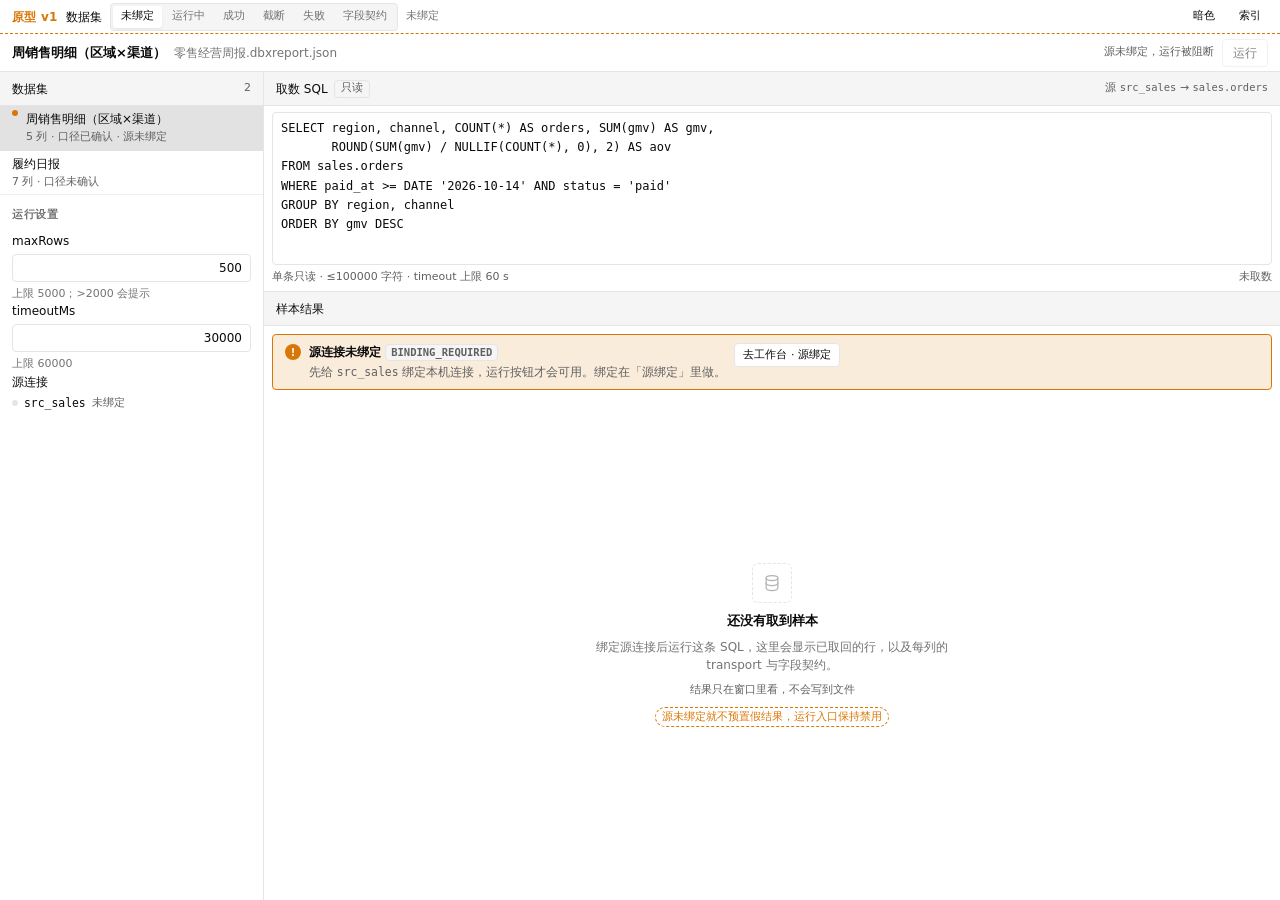
<file: prototype/screens/dataset.html>
<!doctype html>
<html lang="zh-CN" data-dbx-theme="light">
  <head>
    <meta charset="utf-8" />
    <meta name="viewport" content="width=device-width, initial-scale=1" />
    <title>数据集 / SQL 与样本 · dbx-plugin-report 原型 v1</title>
    <link rel="stylesheet" href="../tokens.css" />
    <link rel="stylesheet" href="../app.css" />
    <style>
      /* 本页专用布局类（.ds-*）：app.css 缺少的组件只在本页补 */
      .ds-side-scroll {
        flex: 1 1 auto;
        min-height: 0;
        overflow-y: auto;
      }

      .ds-dataset-list .list-item {
        align-items: flex-start;
      }

      .ds-dataset-list .list-item .secondary {
        margin-top: 1px;
      }

      /* 上半区：SQL 面板固定高度，结果面板吃掉剩余空间，靠内部滚动，不推高整页 */
      .ds-sql {
        flex: 0 0 220px;
        min-width: 0;
        min-height: 0;
        display: flex;
        flex-direction: column;
        border-bottom: 1px solid var(--color-border);
      }

      .ds-sql-body {
        flex: 1 1 auto;
        min-height: 0;
        overflow: auto;
        padding: var(--gap-3) var(--gap-4);
        display: flex;
        flex-direction: column;
        gap: var(--gap-2);
      }

      .ds-editor {
        flex: 1 1 auto;
        min-height: 96px;
        resize: none;
      }

      .ds-hintline {
        display: flex;
        align-items: center;
        gap: var(--gap-3);
        flex-wrap: wrap;
      }

      .ds-result {
        flex: 1 1 auto;
        min-height: 0;
        min-width: 0;
        display: flex;
        flex-direction: column;
      }

      .ds-result-body {
        flex: 1 1 auto;
        min-height: 0;
        overflow: auto;
        padding: var(--gap-4);
        display: flex;
        flex-direction: column;
        gap: var(--gap-4);
      }

      /* 空态撑满结果区（.empty 自带 height:100%，这里改由 flex 分配） */
      .ds-empty {
        flex: 1 1 auto;
        min-height: 0;
        display: flex;
      }

      .ds-empty > .empty {
        height: auto;
        width: 100%;
        flex: 1 1 auto;
      }

      .ds-run-state {
        display: flex;
        flex-direction: column;
        gap: var(--gap-3);
        padding: var(--gap-4);
        border: 1px solid var(--color-border);
        border-radius: var(--radius-md);
        background: var(--color-card);
      }

      .ds-progress {
        width: 320px;
        max-width: 100%;
      }

      .ds-progress > i {
        width: 64%;
      }

      /* 结果底栏：样本元信息 + 下一步动作，靠 · 分隔，不吃主行高 */
      .ds-foot {
        flex: 0 0 auto;
        display: flex;
        align-items: center;
        gap: var(--gap-2);
        flex-wrap: wrap;
        padding: var(--gap-2) var(--gap-4);
        border-top: 1px solid var(--color-border);
        font-size: var(--fs-11);
        color: var(--color-muted-foreground);
      }

      .ds-foot .sep {
        opacity: 0.5;
      }

      .ds-foot .actions {
        margin-left: auto;
        display: flex;
        align-items: center;
        gap: var(--gap-3);
      }

      /* 宿主返回原文：等宽只读块，超长内部滚动 */
      .ds-host {
        margin: 0;
        padding: var(--gap-3);
        max-height: 116px;
        overflow: auto;
        border: 1px solid var(--color-border);
        border-radius: var(--radius-sm);
        background: var(--color-muted);
        font-family: var(--font-mono);
        font-size: var(--fs-11);
        line-height: 1.6;
        white-space: pre-wrap;
        word-break: break-word;
      }

      /* 失败的上一份结果：保留但明显标旧 */
      .ds-stale {
        opacity: 0.55;
      }

      .ds-stale-table {
        max-height: 124px;
      }

      /* 契约表吃掉剩余高度，说明与确认动作条贴在一起，避免中间出现大段空白 */
      .ds-contract-wrap {
        flex: 1 1 auto;
      }

      /* 标注在提示框里时不要拉伸成一整行 */
      .alert-body > .ann {
        align-self: flex-start;
      }

      .ds-contract-table {
        table-layout: fixed;
      }

      .ds-contract-table .c-name {
        width: 180px;
      }

      .ds-contract-table .c-transport {
        width: 160px;
      }

      .ds-contract-table .c-nullable {
        width: 84px;
      }

      .ds-contract-table .c-precision {
        width: 96px;
      }

      .ds-contract-table .c-role {
        width: 90px;
      }

      .ds-contract-table .c-unit {
        width: 90px;
      }

      .ds-contract-foot {
        flex: 0 0 auto;
        display: flex;
        flex-direction: column;
        gap: var(--gap-2);
        padding: var(--gap-3) var(--gap-4);
        border-top: 1px solid var(--color-border);
      }
    </style>
  </head>
  <body>
    <!-- 原型工具条：场景切换 / 主题 / 返回索引（真机删除） -->
    <div class="proto-bar">
      <span class="proto-brand">原型 v1</span>
      <span class="proto-page">数据集</span>
      <div class="seg" data-proto-scenarios></div>
      <span id="proto-scenario-caption" class="tiny"></span>
      <span class="spacer"></span>
      <button type="button" class="btn btn-ghost btn-sm" data-proto-theme>暗色</button>
      <a class="btn btn-ghost btn-sm" href="../index.html">索引</a>
    </div>

    <!-- 场景 1：未绑定 —— 源连接没绑，运行入口禁用 -->
    <section class="scenario" data-scenario="idle">
      <div class="topbar">
        <span class="title">周销售明细（区域×渠道）</span>
        <span class="crumb">零售经营周报.dbxreport.json</span>
        <span class="spacer"></span>
        <span class="tiny muted">源未绑定，运行被阻断</span>
        <button type="button" class="btn" disabled>运行</button>
      </div>
      <div class="main">
        <!-- 左栏：数据集列表 + 运行设置（未绑定时设置仍可改，运行不可） -->
        <aside class="sidebar">
          <div class="pane-head">
            数据集
            <span class="spacer"></span>
            <span class="tiny muted">2</span>
          </div>
          <div class="ds-side-scroll">
            <div class="list ds-dataset-list">
              <div class="list-item" aria-selected="true">
                <span class="dot dot-warn"></span>
                <div class="grow">
                  <div class="primary">周销售明细（区域×渠道）</div>
                  <div class="secondary">5 列 · 口径已确认 · 源未绑定</div>
                </div>
              </div>
              <div class="list-item">
                <div class="grow">
                  <div class="primary">履约日报</div>
                  <div class="secondary">7 列 · 口径未确认</div>
                </div>
              </div>
            </div>

            <div class="section">
              <div class="section-title">运行设置</div>
              <div class="field">
                <label for="idle-maxrows">maxRows</label>
                <input id="idle-maxrows" class="input num" type="text" value="500" />
                <div class="hint">上限 5000；>2000 会提示</div>
              </div>
              <div class="field">
                <label for="idle-timeout">timeoutMs</label>
                <input id="idle-timeout" class="input num" type="text" value="30000" />
                <div class="hint">上限 60000</div>
              </div>
              <div class="field">
                <label>源连接</label>
                <div class="row small">
                  <span class="dot dot-idle"></span>
                  <span class="mono">src_sales</span>
                  <span class="tiny muted">未绑定</span>
                </div>
              </div>
            </div>
          </div>
        </aside>

        <!-- 右栏：SQL 面板 + 结果面板 -->
        <div class="content">
          <div class="ds-sql">
            <div class="pane-head">
              取数 SQL
              <span class="badge badge-outline">只读</span>
              <span class="spacer"></span>
              <span class="tiny muted">
                源 <span class="mono">src_sales</span> → <span class="mono">sales.orders</span>
              </span>
            </div>
            <div class="ds-sql-body">
              <textarea class="textarea code ds-editor" spellcheck="false">
SELECT region, channel, COUNT(*) AS orders, SUM(gmv) AS gmv,
       ROUND(SUM(gmv) / NULLIF(COUNT(*), 0), 2) AS aov
FROM sales.orders
WHERE paid_at >= DATE '2026-10-14' AND status = 'paid'
GROUP BY region, channel
ORDER BY gmv DESC</textarea
              >
              <div class="ds-hintline">
                <span class="tiny muted">单条只读 · ≤100000 字符 · timeout 上限 60 s</span>
                <span class="spacer"></span>
                <span class="tiny muted">未取数</span>
              </div>
            </div>
          </div>

          <div class="ds-result">
            <div class="pane-head">样本结果</div>
            <div class="ds-result-body">
              <div class="alert alert-warn">
                <span class="alert-icon">!</span>
                <div class="alert-body">
                  <span class="alert-title">
                    源连接未绑定
                    <span class="code-pill">BINDING_REQUIRED</span>
                  </span>
                  <span class="muted small">
                    先给 <span class="mono">src_sales</span> 绑定本机连接，运行按钮才会可用。绑定在「源绑定」里做。
                  </span>
                </div>
                <a class="btn btn-sm" href="workbench.html?scenario=binding">去工作台 · 源绑定</a>
              </div>

              <div class="ds-empty">
                <div class="empty">
                  <div class="empty-art" aria-hidden="true">
                    <svg
                      width="20"
                      height="20"
                      viewBox="0 0 24 24"
                      fill="none"
                      stroke="currentColor"
                      stroke-width="1.5"
                      stroke-linecap="round"
                      stroke-linejoin="round"
                    >
                      <ellipse cx="12" cy="6" rx="7" ry="3"></ellipse>
                      <path d="M5 6v12c0 1.7 3.1 3 7 3s7-1.3 7-3V6"></path>
                      <path d="M5 12c0 1.7 3.1 3 7 3s7-1.3 7-3"></path>
                    </svg>
                  </div>
                  <div class="empty-title">还没有取到样本</div>
                  <p class="empty-desc">
                    绑定源连接后运行这条 SQL，这里会显示已取回的行，以及每列的 transport 与字段契约。
                  </p>
                  <p class="tiny muted">结果只在窗口里看，不会写到文件</p>
                  <span class="ann">源未绑定就不预置假结果，运行入口保持禁用</span>
                </div>
              </div>
            </div>
          </div>
        </div>
      </div>
    </section>

    <!-- 场景 2：运行中 —— 只有「停止等待」，没有取消 -->
    <section class="scenario" data-scenario="running">
      <div class="topbar">
        <span class="title">周销售明细（区域×渠道）</span>
        <span class="crumb">零售经营周报.dbxreport.json</span>
        <span class="spacer"></span>
        <span class="ann">没有 cancel：停止只停止等待，不保证数据库停下</span>
        <button type="button" class="btn">停止等待</button>
      </div>
      <div class="main">
        <!-- 左栏：运行中设置只读 -->
        <aside class="sidebar">
          <div class="pane-head">
            数据集
            <span class="spacer"></span>
            <span class="tiny muted">2</span>
          </div>
          <div class="ds-side-scroll">
            <div class="list ds-dataset-list">
              <div class="list-item" aria-selected="true">
                <span class="dot dot-warn"></span>
                <div class="grow">
                  <div class="primary">周销售明细（区域×渠道）</div>
                  <div class="secondary">5 列 · 取数中</div>
                </div>
              </div>
              <div class="list-item">
                <div class="grow">
                  <div class="primary">履约日报</div>
                  <div class="secondary">7 列 · 口径未确认</div>
                </div>
              </div>
            </div>

            <div class="section">
              <div class="section-title">运行设置</div>
              <div class="field">
                <label for="run-maxrows">maxRows</label>
                <input id="run-maxrows" class="input num" type="text" value="500" disabled />
                <div class="hint">上限 5000；>2000 会提示</div>
              </div>
              <div class="field">
                <label for="run-timeout">timeoutMs</label>
                <input id="run-timeout" class="input num" type="text" value="30000" disabled />
                <div class="hint">上限 60000</div>
              </div>
              <div class="field">
                <label>源连接</label>
                <div class="row small">
                  <span class="dot dot-ok"></span>
                  <span class="mono">src_sales</span>
                  <span class="tiny muted">pg-sales-prod · 库 sales</span>
                </div>
                <div class="hint">运行中不可改取数参数</div>
              </div>
            </div>
          </div>
        </aside>

        <div class="content">
          <div class="ds-sql">
            <div class="pane-head">
              取数 SQL
              <span class="badge badge-outline">只读</span>
              <span class="spacer"></span>
              <span class="tiny muted">
                源 <span class="mono">src_sales</span> → <span class="mono">sales.orders</span>
              </span>
            </div>
            <div class="ds-sql-body">
              <textarea class="textarea code ds-editor" spellcheck="false">
SELECT region, channel, COUNT(*) AS orders, SUM(gmv) AS gmv,
       ROUND(SUM(gmv) / NULLIF(COUNT(*), 0), 2) AS aov
FROM sales.orders
WHERE paid_at >= DATE '2026-10-14' AND status = 'paid'
GROUP BY region, channel
ORDER BY gmv DESC</textarea
              >
              <div class="ds-hintline">
                <span class="tiny muted">单条只读 · ≤100000 字符 · timeout 上限 60 s</span>
                <span class="spacer"></span>
                <span class="tiny muted">执行中，编辑不影响这一次取数</span>
              </div>
            </div>
          </div>

          <div class="ds-result">
            <div class="pane-head">
              样本结果
              <span class="badge badge-warn">执行中</span>
              <span class="spacer"></span>
              <span class="tiny muted">源 <span class="mono">src_sales</span></span>
            </div>
            <div class="ds-result-body">
              <div class="ds-run-state">
                <div class="row small">
                  <span class="dot dot-warn"></span>
                  <span class="strong">正在执行 · 已等待 3.2 s · 队列 1/2</span>
                </div>
                <div class="progress ds-progress"><i></i></div>
                <div class="tiny muted">
                  停止只是停止等待：响应会被丢弃，数据库可能仍在执行。到这里之前的结果不会覆盖上次的样本。
                </div>
              </div>
            </div>
          </div>
        </div>
      </div>
    </section>

    <!-- 场景 3：成功 —— 已取回样本、未截断 -->
    <section class="scenario" data-scenario="ok">
      <div class="topbar">
        <span class="title">周销售明细（区域×渠道）</span>
        <span class="crumb">零售经营周报.dbxreport.json</span>
        <span class="spacer"></span>
        <button type="button" class="btn btn-primary" data-goto-scenario="running">运行</button>
      </div>
      <div class="main">
        <!-- 左栏：数据集列表 + 运行设置 -->
        <aside class="sidebar">
          <div class="pane-head">
            数据集
            <span class="spacer"></span>
            <span class="tiny muted">2</span>
          </div>
          <div class="ds-side-scroll">
            <div class="list ds-dataset-list">
              <div class="list-item" aria-selected="true">
                <span class="dot dot-ok"></span>
                <div class="grow">
                  <div class="primary">周销售明细（区域×渠道）</div>
                  <div class="secondary">5 列 · 源 1 · 口径已确认</div>
                </div>
              </div>
              <div class="list-item">
                <div class="grow">
                  <div class="primary">履约日报</div>
                  <div class="secondary">7 列 · 口径未确认</div>
                </div>
              </div>
            </div>

            <div class="section">
              <div class="section-title">运行设置</div>
              <div class="field">
                <label for="ok-maxrows">maxRows</label>
                <input id="ok-maxrows" class="input num" type="text" value="500" />
                <div class="hint">上限 5000；>2000 会提示</div>
              </div>
              <div class="field">
                <label for="ok-timeout">timeoutMs</label>
                <input id="ok-timeout" class="input num" type="text" value="30000" />
                <div class="hint">上限 60000</div>
              </div>
              <div class="field">
                <label>源连接</label>
                <div class="row small">
                  <span class="dot dot-ok"></span>
                  <span class="mono">src_sales</span>
                  <span class="tiny muted">pg-sales-prod · 库 sales</span>
                </div>
              </div>
            </div>
          </div>
        </aside>

        <div class="content">
          <div class="ds-sql">
            <div class="pane-head">
              取数 SQL
              <span class="badge badge-outline">只读</span>
              <span class="spacer"></span>
              <span class="tiny muted">
                源 <span class="mono">src_sales</span> → <span class="mono">sales.orders</span>
              </span>
            </div>
            <div class="ds-sql-body">
              <textarea class="textarea code ds-editor" spellcheck="false">
SELECT region, channel, COUNT(*) AS orders, SUM(gmv) AS gmv,
       ROUND(SUM(gmv) / NULLIF(COUNT(*), 0), 2) AS aov
FROM sales.orders
WHERE paid_at >= DATE '2026-10-14' AND status = 'paid'
GROUP BY region, channel
ORDER BY gmv DESC</textarea
              >
              <div class="ds-hintline">
                <span class="tiny muted">单条只读 · ≤100000 字符 · timeout 上限 60 s</span>
                <span class="spacer"></span>
                <span class="tiny muted">改 SQL 后需重新运行，当前样本会标旧</span>
              </div>
            </div>
          </div>

          <div class="ds-result">
            <div class="pane-head">
              <div class="seg" role="tablist" aria-label="结果视图">
                <button type="button" role="tab" aria-pressed="true">样本结果</button>
                <button type="button" role="tab" aria-pressed="false" data-tab-scenario="contract">
                  字段契约
                </button>
              </div>
              <span class="badge badge-ok">已取回 8 行 · 412 ms</span>
              <span class="spacer"></span>
              <span class="ann">结果只在窗口里看，不落地成文件</span>
            </div>
            <div class="ds-result-body">
              <div class="table-wrap">
                <div data-table="sample"></div>
              </div>
            </div>
            <div class="ds-foot">
              <span>序列化 1.2 KiB</span>
              <span class="sep">·</span>
              <span>列 5</span>
              <span class="sep">·</span>
              <span>maxRows 500（未截断）</span>
              <span class="sep">·</span>
              <span>取数 10:23:58</span>
              <span class="actions">
                <span class="tiny muted">样本行数就是取回行数</span>
              </span>
            </div>
          </div>
        </div>
      </div>
    </section>

    <!-- 场景 4：截断 —— 结果是样本，总计/占比/其他桶禁用 -->
    <section class="scenario" data-scenario="truncated">
      <div class="topbar">
        <span class="title">周销售明细（区域×渠道）</span>
        <span class="crumb">零售经营周报.dbxreport.json</span>
        <span class="spacer"></span>
        <button type="button" class="btn btn-primary" data-goto-scenario="running">运行</button>
      </div>
      <div class="main">
        <aside class="sidebar">
          <div class="pane-head">
            数据集
            <span class="spacer"></span>
            <span class="tiny muted">2</span>
          </div>
          <div class="ds-side-scroll">
            <div class="list ds-dataset-list">
              <div class="list-item" aria-selected="true">
                <span class="dot dot-warn"></span>
                <div class="grow">
                  <div class="primary">周销售明细（区域×渠道）</div>
                  <div class="secondary">5 列 · 样本已截断</div>
                </div>
              </div>
              <div class="list-item">
                <div class="grow">
                  <div class="primary">履约日报</div>
                  <div class="secondary">7 列 · 口径未确认</div>
                </div>
              </div>
            </div>

            <div class="section">
              <div class="section-title">运行设置</div>
              <div class="field">
                <label for="tr-maxrows">maxRows</label>
                <input id="tr-maxrows" class="input num" type="text" value="500" />
                <div class="hint">上限 5000；>2000 会提示</div>
              </div>
              <div class="field">
                <label for="tr-timeout">timeoutMs</label>
                <input id="tr-timeout" class="input num" type="text" value="30000" />
                <div class="hint">上限 60000</div>
              </div>
              <div class="field">
                <label>源连接</label>
                <div class="row small">
                  <span class="dot dot-ok"></span>
                  <span class="mono">src_sales</span>
                  <span class="tiny muted">pg-sales-prod · 库 sales</span>
                </div>
              </div>
            </div>
          </div>
        </aside>

        <div class="content">
          <div class="ds-sql">
            <div class="pane-head">
              取数 SQL
              <span class="badge badge-outline">只读</span>
              <span class="spacer"></span>
              <span class="tiny muted">
                源 <span class="mono">src_sales</span> → <span class="mono">sales.orders</span>
              </span>
            </div>
            <div class="ds-sql-body">
              <textarea class="textarea code ds-editor" spellcheck="false">
SELECT region, channel, COUNT(*) AS orders, SUM(gmv) AS gmv,
       ROUND(SUM(gmv) / NULLIF(COUNT(*), 0), 2) AS aov
FROM sales.orders
WHERE paid_at >= DATE '2026-10-14' AND status = 'paid'
GROUP BY region, channel
ORDER BY gmv DESC</textarea
              >
              <div class="ds-hintline">
                <span class="tiny muted">单条只读 · ≤100000 字符 · timeout 上限 60 s</span>
                <span class="spacer"></span>
                <span class="tiny muted">截断与 SQL 无关：是 maxRows 取数上限</span>
              </div>
            </div>
          </div>

          <div class="ds-result">
            <div class="pane-head">
              <div class="seg" role="tablist" aria-label="结果视图">
                <button type="button" role="tab" aria-pressed="true">样本结果</button>
                <button type="button" role="tab" aria-pressed="false" data-tab-scenario="contract">
                  字段契约
                </button>
              </div>
              <span class="badge badge-warn">已截断</span>
              <span class="spacer"></span>
              <span class="tiny muted">取数 10:31:02</span>
            </div>
            <div class="ds-result-body">
              <div class="alert alert-warn">
                <span class="alert-icon">!</span>
                <div class="alert-body">
                  <span class="alert-title">
                    这是样本：已取回 500 行（上限 500），不是完整结果
                    <span class="code-pill">QUERY_TRUNCATED</span>
                  </span>
                  <span class="muted small">
                    总计、占比、其他桶 已禁用。要看总量请在 SQL 里聚合，或提高 maxRows 后再取一次。
                  </span>
                  <span class="ann">截断结果只当样本：样本行之和 ≠ 总体，所以不开总计与占比</span>
                </div>
              </div>
              <div class="table-wrap">
                <div data-table="sample"></div>
              </div>
            </div>
            <div class="ds-foot">
              <span>序列化 6.7 MiB</span>
              <span class="sep">·</span>
              <span>列 5</span>
              <span class="sep">·</span>
              <span>maxRows 500（已截断）</span>
              <span class="sep">·</span>
              <span>取数 10:31:02</span>
              <span class="sep">·</span>
              <span>还有更多行未取回</span>
              <span class="actions">
                <button type="button" class="btn btn-sm">提高 maxRows…</button>
                <button type="button" class="btn btn-sm">在 SQL 里聚合</button>
              </span>
            </div>
          </div>
        </div>
      </div>
    </section>

    <!-- 场景 5：失败 —— 宿主返回原文 + 上次结果保留并标旧 -->
    <section class="scenario" data-scenario="error">
      <div class="topbar">
        <span class="title">周销售明细（区域×渠道）</span>
        <span class="crumb">零售经营周报.dbxreport.json</span>
        <span class="spacer"></span>
        <button type="button" class="btn btn-primary" data-goto-scenario="running">运行</button>
      </div>
      <div class="main">
        <aside class="sidebar">
          <div class="pane-head">
            数据集
            <span class="spacer"></span>
            <span class="tiny muted">2</span>
          </div>
          <div class="ds-side-scroll">
            <div class="list ds-dataset-list">
              <div class="list-item" aria-selected="true">
                <span class="dot dot-err"></span>
                <div class="grow">
                  <div class="primary">周销售明细（区域×渠道）</div>
                  <div class="secondary">5 列 · 上次取数失败</div>
                </div>
              </div>
              <div class="list-item">
                <div class="grow">
                  <div class="primary">履约日报</div>
                  <div class="secondary">7 列 · 口径未确认</div>
                </div>
              </div>
            </div>

            <div class="section">
              <div class="section-title">运行设置</div>
              <div class="field">
                <label for="err-maxrows">maxRows</label>
                <input id="err-maxrows" class="input num" type="text" value="500" />
                <div class="hint">上限 5000；>2000 会提示</div>
              </div>
              <div class="field">
                <label for="err-timeout">timeoutMs</label>
                <input id="err-timeout" class="input num" type="text" value="30000" />
                <div class="hint">上限 60000</div>
              </div>
              <div class="field">
                <label>源连接</label>
                <div class="row small">
                  <span class="dot dot-ok"></span>
                  <span class="mono">src_sales</span>
                  <span class="tiny muted">pg-sales-prod · 库 sales</span>
                </div>
              </div>
            </div>
          </div>
        </aside>

        <div class="content">
          <div class="ds-sql">
            <div class="pane-head">
              取数 SQL
              <span class="badge badge-err">只读校验未通过</span>
              <span class="spacer"></span>
              <span class="tiny muted">
                源 <span class="mono">src_sales</span> → <span class="mono">sales.orders</span>
              </span>
            </div>
            <div class="ds-sql-body">
              <textarea class="textarea code ds-editor" spellcheck="false">
SELECT region, channel, COUNT(*) AS orders, SUM(gmv) AS gmv
INTO sales.tmp_region_gmv
FROM sales.orders
WHERE paid_at >= DATE '2026-10-14'
GROUP BY region, channel</textarea
              >
              <div class="ds-hintline">
                <span class="tiny muted">单条只读 · ≤100000 字符 · timeout 上限 60 s</span>
                <span class="spacer"></span>
                <span class="tiny muted">改回纯 SELECT 再运行</span>
              </div>
            </div>
          </div>

          <div class="ds-result">
            <div class="pane-head">
              <div class="seg" role="tablist" aria-label="结果视图">
                <button type="button" role="tab" aria-pressed="true">样本结果</button>
                <button type="button" role="tab" aria-pressed="false" data-tab-scenario="contract">
                  字段契约
                </button>
              </div>
              <span class="badge badge-err">运行失败</span>
              <span class="spacer"></span>
              <span class="tiny muted">10:27:05</span>
            </div>
            <div class="ds-result-body">
              <div class="alert alert-err">
                <span class="alert-icon">×</span>
                <div class="alert-body">
                  <span class="alert-title">
                    <span class="code-pill">SQL_REJECTED</span>
                    这条 SQL 没通过只读校验，没有执行
                  </span>
                  <span class="muted small">
                    <span class="mono">INTO</span> 会创建表
                    <span class="mono">sales.tmp_region_gmv</span>，不属于只读语句。去掉
                    <span class="mono">INTO</span> 改成纯 SELECT 后重试。
                  </span>
                </div>
                <button type="button" class="btn btn-sm btn-primary">修改 SQL</button>
              </div>

              <pre class="ds-host">ERROR  SQL_REJECTED
只读分类未通过：SELECT INTO sales.tmp_region_gmv 会创建表
DETAIL  只接受单条只读 SELECT；插件无法替你确认副作用
HINT    去掉 INTO 与目标表，改成纯 SELECT 后重新运行</pre>

              <div class="row small">
                <span class="badge badge-outline">旧</span>
                <span class="muted">上次结果保留（10:21:10）· 不是这次 SQL 的结果</span>
              </div>
              <div class="table-wrap ds-stale ds-stale-table">
                <div data-table="sample"></div>
              </div>
            </div>
          </div>
        </div>
      </div>
    </section>

    <!-- 场景 6：字段契约 —— transport / nullable / 精度 / 角色 -->
    <section class="scenario" data-scenario="contract">
      <div class="topbar">
        <span class="title">周销售明细（区域×渠道）</span>
        <span class="crumb">零售经营周报.dbxreport.json</span>
        <span class="spacer"></span>
        <span class="tiny muted">确认后写入 dataset.basis</span>
        <button type="button" class="btn btn-primary" data-goto-scenario="running">运行</button>
      </div>
      <div class="main">
        <aside class="sidebar">
          <div class="pane-head">
            数据集
            <span class="spacer"></span>
            <span class="tiny muted">2</span>
          </div>
          <div class="ds-side-scroll">
            <div class="list ds-dataset-list">
              <div class="list-item" aria-selected="true">
                <span class="dot dot-ok"></span>
                <div class="grow">
                  <div class="primary">周销售明细（区域×渠道）</div>
                  <div class="secondary">5 列 · 契约待确认</div>
                </div>
              </div>
              <div class="list-item">
                <div class="grow">
                  <div class="primary">履约日报</div>
                  <div class="secondary">7 列 · 口径未确认</div>
                </div>
              </div>
            </div>

            <div class="section">
              <div class="section-title">运行设置</div>
              <div class="field">
                <label for="ct-maxrows">maxRows</label>
                <input id="ct-maxrows" class="input num" type="text" value="500" />
                <div class="hint">上限 5000；>2000 会提示</div>
              </div>
              <div class="field">
                <label for="ct-timeout">timeoutMs</label>
                <input id="ct-timeout" class="input num" type="text" value="30000" />
                <div class="hint">上限 60000</div>
              </div>
              <div class="field">
                <label>源连接</label>
                <div class="row small">
                  <span class="dot dot-ok"></span>
                  <span class="mono">src_sales</span>
                  <span class="tiny muted">pg-sales-prod · 库 sales</span>
                </div>
              </div>
            </div>
          </div>
        </aside>

        <div class="content">
          <div class="ds-sql">
            <div class="pane-head">
              取数 SQL
              <span class="badge badge-outline">只读</span>
              <span class="spacer"></span>
              <span class="tiny muted">
                源 <span class="mono">src_sales</span> → <span class="mono">sales.orders</span>
              </span>
            </div>
            <div class="ds-sql-body">
              <textarea class="textarea code ds-editor" spellcheck="false">
SELECT region, channel, COUNT(*) AS orders, SUM(gmv) AS gmv,
       ROUND(SUM(gmv) / NULLIF(COUNT(*), 0), 2) AS aov
FROM sales.orders
WHERE paid_at >= DATE '2026-10-14' AND status = 'paid'
GROUP BY region, channel
ORDER BY gmv DESC</textarea
              >
              <div class="ds-hintline">
                <span class="tiny muted">单条只读 · ≤100000 字符 · timeout 上限 60 s</span>
                <span class="spacer"></span>
                <span class="tiny muted">契约按这条 SQL 的输出字段生成</span>
              </div>
            </div>
          </div>

          <div class="ds-result">
            <div class="pane-head">
              <div class="seg" role="tablist" aria-label="结果视图">
                <button type="button" role="tab" aria-pressed="false" data-tab-scenario="ok">
                  样本结果
                </button>
                <button type="button" role="tab" aria-pressed="true">字段契约</button>
              </div>
              <span class="badge badge-info">待确认</span>
              <span class="spacer"></span>
              <span class="tiny muted">依据 10:23:58 的样本</span>
            </div>

            <div class="ds-result-body">
              <div class="table-wrap ds-contract-wrap">
                <table class="table ds-contract-table">
                  <colgroup>
                    <col class="c-name" />
                    <col class="c-transport" />
                    <col class="c-nullable" />
                    <col class="c-precision" />
                    <col class="c-role" />
                    <col class="c-unit" />
                  </colgroup>
                  <thead>
                    <tr>
                      <th>字段名</th>
                      <th>transport</th>
                      <th>nullable</th>
                      <th>精度</th>
                      <th>角色</th>
                      <th>单位</th>
                    </tr>
                  </thead>
                  <tbody>
                    <tr>
                      <td class="mono">region</td>
                      <td><span class="code-pill">string</span></td>
                      <td>否</td>
                      <td><span class="null">—</span></td>
                      <td>维度</td>
                      <td><span class="null">—</span></td>
                    </tr>
                    <tr>
                      <td class="mono">channel</td>
                      <td><span class="code-pill">string</span></td>
                      <td>是</td>
                      <td><span class="null">—</span></td>
                      <td>维度</td>
                      <td><span class="null">—</span></td>
                    </tr>
                    <tr>
                      <td class="mono">orders</td>
                      <td><span class="code-pill">integer_string</span></td>
                      <td>否</td>
                      <td>整数</td>
                      <td>指标</td>
                      <td>单</td>
                    </tr>
                    <tr>
                      <td class="mono">gmv</td>
                      <td><span class="code-pill">decimal_string</span></td>
                      <td>否</td>
                      <td>p18·s2</td>
                      <td>指标</td>
                      <td>元</td>
                    </tr>
                    <tr>
                      <td class="mono">aov</td>
                      <td><span class="code-pill">decimal_string</span></td>
                      <td>是</td>
                      <td>p18·s2</td>
                      <td>指标</td>
                      <td>元/单</td>
                    </tr>
                  </tbody>
                </table>
              </div>

              <div class="alert alert-info">
                <span class="alert-icon">i</span>
                <div class="alert-body">
                  <span>
                    <span class="mono">gmv</span>、<span class="mono">aov</span> 是字符串承载小数
                    （<span class="mono">decimal_string</span>），<span class="mono">orders</span> 是
                    <span class="mono">integer_string</span>：插件不把它们转成 number，避免精度丢失。
                  </span>
                  <span class="muted small">
                    <span class="mono">date_string</span> 字段按 Asia/Shanghai 解释；日期不参与数值计算。
                  </span>
                  <span class="ann">data-model 的 transport 枚举未含 string：文本列是否标 transport 需拍板（现在按 string 展示）</span>
                </div>
              </div>
            </div>

            <div class="ds-contract-foot">
              <div class="row">
                <button type="button" class="btn btn-primary" data-goto-scenario="ok">
                  确认字段契约
                </button>
                <span class="tiny muted">
                  确认后生成口径绑定 basis：<span class="mono">q_8f21ac / f_2d90b1 / 2026-10-22 10:24</span>
                </span>
              </div>
              <div class="tiny muted">
                basis 只记录 SQL 与字段的指纹；下次取回不一致时会标 stale，不静默更新。
              </div>
            </div>
          </div>
        </div>
      </div>
    </section>

    <script src="../proto.js"></script>
    <script src="../mock.js"></script>
    <script>
      // 场景顺序即原型工具条里的按钮顺序；第一个是默认场景
      window.PROTO_SCENARIOS = [
        { id: "idle", label: "未绑定" },
        { id: "running", label: "运行中" },
        { id: "ok", label: "成功" },
        { id: "truncated", label: "截断" },
        { id: "error", label: "失败" },
        { id: "contract", label: "字段契约" }
      ];

      // 原型内跳转（不是产品逻辑）：场景按钮、结果 tab
      document.querySelectorAll("[data-goto-scenario], [data-tab-scenario]").forEach(function (btn) {
        btn.addEventListener("click", function () {
          Proto.scenario(btn.dataset.gotoScenario || btn.dataset.tabScenario);
        });
      });

      // 支持从别的页面用 ?scenario=ok 直接进入某个场景（原型内跳转，不是产品逻辑；
      // 不用 #hash，因为 proto.js 把当前主题写进 location.hash）。非法 id 保持默认场景。
      window.addEventListener("DOMContentLoaded", function () {
        var id = new URLSearchParams(window.location.search).get("scenario");
        var known = (window.PROTO_SCENARIOS || []).some(function (item) {
          return item.id === id;
        });
        if (known) {
          Proto.scenario(id);
        }
      });
    </script>
  </body>
</html>
</file>
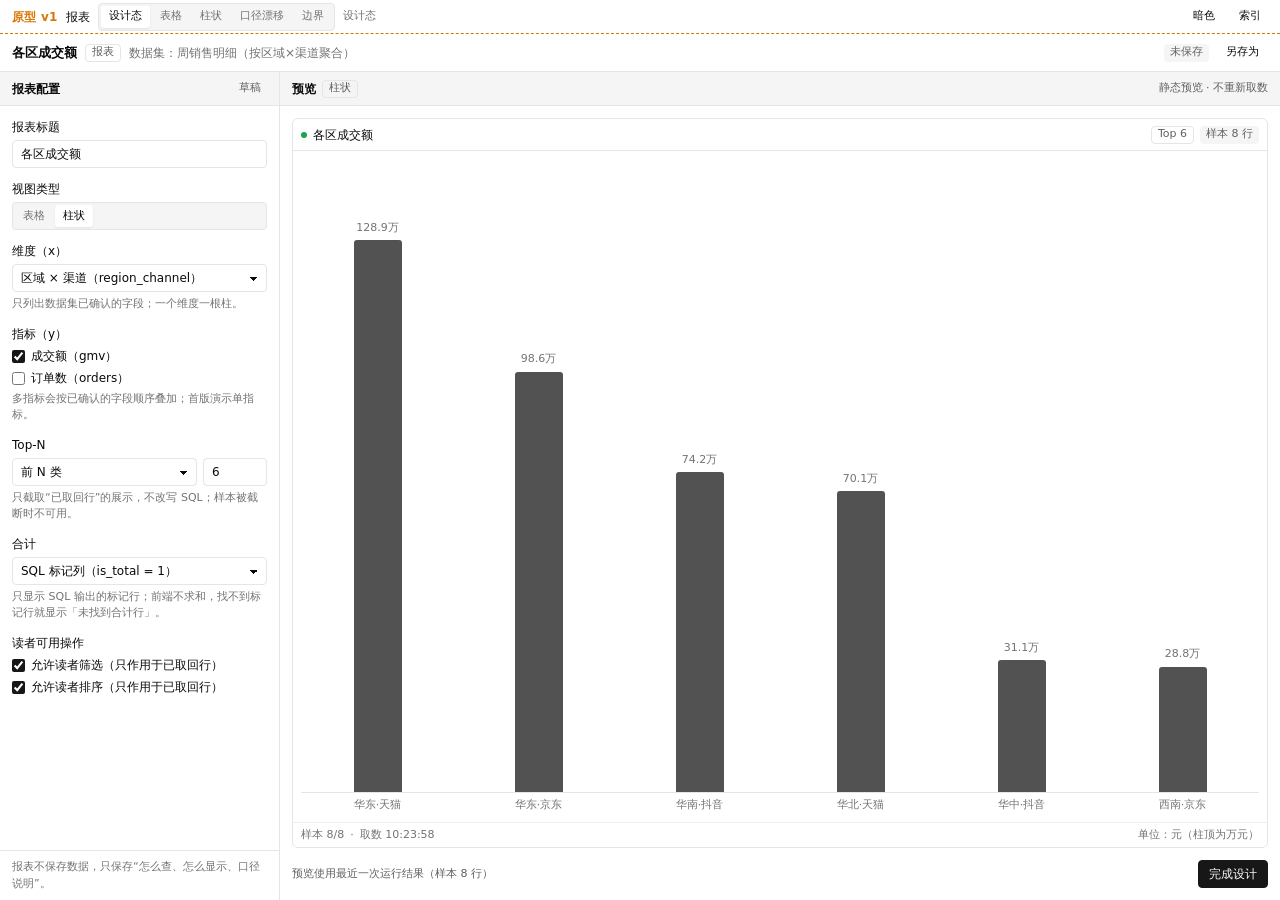
<file: prototype/screens/report.html>
<!doctype html>
<html lang="zh-CN" data-dbx-theme="light">
  <head>
    <meta charset="utf-8" />
    <meta name="viewport" content="width=device-width, initial-scale=1" />
    <title>dbx-plugin-report 原型 · 报表设计 / 预览</title>
    <link rel="stylesheet" href="../tokens.css" />
    <link rel="stylesheet" href="../app.css" />
    <style>
      /* 页级样式（.rp-*）：app.css 没有、只在报表原型页使用。全部取自 --color-* / --radius-* / 尺度变量。 */
      .rp-side {
        flex: 0 0 280px;
      }

      .rp-side-foot {
        flex: 0 0 auto;
        padding: 8px 12px;
        border-top: 1px solid var(--color-border);
        font-size: var(--fs-11);
        color: var(--color-muted-foreground);
        line-height: 1.5;
      }

      /* 侧栏里的数量输入（Top-N） */
      .rp-num {
        width: 64px;
        flex: 0 0 auto;
      }

      /* 预览卡片占满右栏剩余高度，图表按卡片高度伸缩 */
      .rp-preview {
        flex: 1 1 auto;
        min-height: 0;
      }

      /* 口径漂移场景的预览卡片：固定高度，避免内容把差异面板挤出视口 */
      .rp-h240 {
        flex: 0 0 240px;
        min-height: 0;
      }

      /* 卡片内的口径说明行（不是产品文案的容器，只是排版） */
      .rp-note {
        flex: 0 0 auto;
        padding: 6px 12px;
        border-top: 1px solid var(--color-border-light);
        font-size: var(--fs-11);
        color: var(--color-muted-foreground);
        line-height: 1.55;
      }

      /* 读者控制条：app.css 没有“工具栏 + chip”的组合，这里补一条 */
      .rp-readerbar {
        display: flex;
        align-items: center;
        gap: var(--gap-4);
        flex: 0 0 auto;
        padding: 6px 12px;
        border-bottom: 1px solid var(--color-border);
        background: var(--color-background-secondary);
      }

      /* .chip 原本是展示用 span；读者控制条把它做成可点的按钮 */
      .rp-readerbar button.chip {
        height: 22px;
        background: var(--color-background);
        cursor: pointer;
      }

      .rp-readerbar button.chip:hover {
        border-color: var(--color-ring);
      }

      /* 口径不一致时，预览数据降透明度，但仍可读 */
      .rp-dim {
        opacity: 0.55;
      }

      /* 边界场景 2×2 面板 */
      .rp-edge {
        display: grid;
        grid-template-columns: repeat(2, minmax(0, 1fr));
        gap: var(--gap-5);
        align-content: start;
        flex: 1 1 auto;
        min-height: 0;
        overflow: auto;
        padding: var(--gap-5);
      }

      .rp-edge > .panel {
        display: flex;
        flex-direction: column;
        min-height: 0;
      }

      .rp-edge .panel-body {
        display: flex;
        flex-direction: column;
        gap: var(--gap-4);
        flex: 1 1 auto;
        min-height: 0;
        overflow: auto;
      }
    </style>
  </head>
  <body data-page="报表">
    <!-- 原型工具条：场景切换 / 主题 / 返回索引，不属于产品界面 -->
    <div class="proto-bar">
      <span class="proto-brand">原型 v1</span>
      <span class="proto-page">报表</span>
      <div class="seg" data-proto-scenarios></div>
      <span id="proto-scenario-caption" class="tiny"></span>
      <span class="spacer"></span>
      <button type="button" class="btn btn-ghost btn-sm" data-proto-theme>暗色</button>
      <a class="btn btn-ghost btn-sm" href="../index.html">索引</a>
    </div>

    <!-- 场景 1：设计态 —— 左栏配置、右栏柱状预览 -->
    <section class="scenario" data-scenario="design">
      <div class="topbar">
        <span class="title">各区成交额</span>
        <span class="badge badge-outline">报表</span>
        <span class="crumb ellipsis">数据集：周销售明细（按区域×渠道聚合）</span>
        <span class="spacer"></span>
        <span class="badge">未保存</span>
        <button
          type="button"
          class="btn btn-ghost btn-sm"
          data-proto-toast="另存为：每次保存都会弹文件对话框，不写回原文件（原型示意）"
        >
          另存为
        </button>
      </div>
      <div class="main">
        <!-- 配置栏 -->
        <aside class="sidebar rp-side">
          <div class="pane-head">
            <span class="strong">报表配置</span>
            <span class="spacer"></span>
            <span class="badge">草稿</span>
          </div>
          <div class="pane-body stack-5">
            <div class="field">
              <label for="rp-title">报表标题</label>
              <input id="rp-title" class="input" value="各区成交额" />
            </div>

            <div class="field">
              <span class="label">视图类型</span>
              <div class="seg" role="group" aria-label="视图类型">
                <button type="button" aria-pressed="false">表格</button>
                <button type="button" aria-pressed="true">柱状</button>
              </div>
            </div>

            <div class="field">
              <label for="rp-x">维度（x）</label>
              <select id="rp-x" class="select">
                <option selected>区域 × 渠道（region_channel）</option>
                <option>区域（region）</option>
                <option>渠道（channel）</option>
              </select>
              <span class="hint">只列出数据集已确认的字段；一个维度一根柱。</span>
            </div>

            <div class="field">
              <span class="label">指标（y）</span>
              <label class="check"><input type="checkbox" checked />成交额（gmv）</label>
              <label class="check"><input type="checkbox" />订单数（orders）</label>
              <span class="hint">多指标会按已确认的字段顺序叠加；首版演示单指标。</span>
            </div>

            <div class="field">
              <label for="rp-top">Top-N</label>
              <div class="row">
                <select id="rp-top" class="select">
                  <option selected>前 N 类</option>
                  <option>不截取</option>
                </select>
                <input class="input rp-num" type="number" min="1" max="50" value="6" aria-label="Top-N 数量" />
              </div>
              <span class="hint">只截取“已取回行”的展示，不改写 SQL；样本被截断时不可用。</span>
            </div>

            <div class="field">
              <label for="rp-total">合计</label>
              <select id="rp-total" class="select">
                <option selected>SQL 标记列（is_total = 1）</option>
                <option>无</option>
              </select>
              <span class="hint">只显示 SQL 输出的标记行；前端不求和，找不到标记行就显示「未找到合计行」。</span>
            </div>

            <div class="field">
              <span class="label">读者可用操作</span>
              <label class="check"><input type="checkbox" checked />允许读者筛选（只作用于已取回行）</label>
              <label class="check"><input type="checkbox" checked />允许读者排序（只作用于已取回行）</label>
            </div>
          </div>
          <div class="rp-side-foot">报表不保存数据，只保存“怎么查、怎么显示、口径说明”。</div>
        </aside>

        <!-- 预览区 -->
        <div class="content">
          <div class="pane-head">
            <span class="strong">预览</span>
            <span class="badge badge-outline">柱状</span>
            <span class="spacer"></span>
            <span class="tiny muted">静态预览 · 不重新取数</span>
          </div>
          <div class="pane-body stack-5">
            <section class="card rp-preview">
              <div class="card-head">
                <span class="dot dot-ok"></span>
                <span class="ellipsis">各区成交额</span>
                <span class="spacer"></span>
                <span class="badge badge-outline">Top 6</span>
                <span class="badge">样本 8 行</span>
              </div>
              <div class="card-body">
                <div class="chart">
                  <div class="bars">
                    <div class="bar-col"><span class="bar-val">128.9万</span><div class="bar" style="--h: 88%"></div></div>
                    <div class="bar-col"><span class="bar-val">98.6万</span><div class="bar" style="--h: 67%"></div></div>
                    <div class="bar-col"><span class="bar-val">74.2万</span><div class="bar" style="--h: 51%"></div></div>
                    <div class="bar-col"><span class="bar-val">70.1万</span><div class="bar" style="--h: 48%"></div></div>
                    <div class="bar-col"><span class="bar-val">31.1万</span><div class="bar" style="--h: 21%"></div></div>
                    <div class="bar-col"><span class="bar-val">28.8万</span><div class="bar" style="--h: 20%"></div></div>
                  </div>
                  <div class="axis-x">
                    <span>华东·天猫</span>
                    <span>华东·京东</span>
                    <span>华南·抖音</span>
                    <span>华北·天猫</span>
                    <span>华中·抖音</span>
                    <span>西南·京东</span>
                  </div>
                </div>
              </div>
              <div class="card-foot">
                <span>样本 8/8</span>
                <span>·</span>
                <span>取数 10:23:58</span>
                <span class="spacer"></span>
                <span>单位：元（柱顶为万元）</span>
              </div>
            </section>
            <div class="row">
              <span class="tiny muted">预览使用最近一次运行结果（样本 8 行）</span>
              <span class="spacer"></span>
              <button
                type="button"
                class="btn btn-primary"
                data-proto-toast="完成设计：报表配置写回本机文档（原型示意）"
                data-proto-toast-kind="ok"
              >
                完成设计
              </button>
            </div>
          </div>
        </div>
      </div>
    </section>

    <!-- 场景 2：表格视图（读者看到的表格 + 读者控制条） -->
    <section class="scenario" data-scenario="table" hidden>
      <div class="topbar">
        <span class="title">各区成交额</span>
        <span class="badge badge-outline">报表</span>
        <span class="crumb ellipsis">预览 · 表格</span>
        <span class="spacer"></span>
        <button
          type="button"
          class="btn btn-ghost btn-sm"
          data-proto-toast="将重新执行 SQL 并替换当前样本（原型示意）"
        >
          重新取数
        </button>
        <button
          type="button"
          class="btn btn-ghost btn-sm"
          data-proto-toast="另存为：每次保存都会弹文件对话框，不写回原文件（原型示意）"
        >
          另存为
        </button>
      </div>
      <div class="content">
        <!-- 读者控制条：作者预设后，读者只能动这两类操作 -->
        <div class="rp-readerbar">
          <button type="button" class="chip" data-proto-toast="区域筛选：只过滤已取回行（原型示意）">
            区域：全部 <span class="tiny">▾</span>
          </button>
          <button type="button" class="btn btn-sm" data-proto-toast="按成交额降序（原型示意）">
            成交额 <span class="caret">↓</span>
          </button>
          <span class="spacer"></span>
          <span class="tiny muted">筛选与排序只作用于已取回的 8 行</span>
        </div>
        <div class="pane-body stack-5">
          <section class="card rp-preview">
            <div class="card-head">
              <span class="dot dot-ok"></span>
              <span class="ellipsis">各区成交额</span>
              <span class="badge badge-outline">表格</span>
              <span class="spacer"></span>
              <span class="badge badge-outline">5 列</span>
            </div>
            <!-- Proto.table 渲染：5 列 8 行 + 一行 SQL 合计标记行 -->
            <div class="table-wrap" data-table="reportSample"></div>
            <div class="rp-note">合计来自 SQL 标记行（is_total = 1），不是前端求和。</div>
            <div class="card-foot">
              <span>样本 8/8</span>
              <span>·</span>
              <span>取数 10:23:58</span>
              <span class="spacer"></span>
              <span>上限 500 行</span>
            </div>
          </section>
        </div>
      </div>
    </section>

    <!-- 场景 3：柱状视图（Top-N 只截取展示） -->
    <section class="scenario" data-scenario="bar" hidden>
      <div class="topbar">
        <span class="title">各区成交额</span>
        <span class="badge badge-outline">报表</span>
        <span class="crumb ellipsis">预览 · 柱状</span>
        <span class="spacer"></span>
        <button
          type="button"
          class="btn btn-ghost btn-sm"
          data-proto-toast="将重新执行 SQL 并替换当前样本（原型示意）"
        >
          重新取数
        </button>
        <button
          type="button"
          class="btn btn-ghost btn-sm"
          data-proto-toast="另存为：每次保存都会弹文件对话框，不写回原文件（原型示意）"
        >
          另存为
        </button>
      </div>
      <div class="content">
        <div class="rp-readerbar">
          <button type="button" class="chip" data-proto-toast="区域筛选：只过滤已取回行（原型示意）">
            区域：全部 <span class="tiny">▾</span>
          </button>
          <button type="button" class="btn btn-sm" data-proto-toast="按成交额降序（原型示意）">
            成交额 <span class="caret">↓</span>
          </button>
          <span class="spacer"></span>
          <span class="tiny muted">筛选与排序只作用于已取回的 8 行</span>
        </div>
        <div class="pane-body stack-5">
          <section class="card rp-preview">
            <div class="card-head">
              <span class="dot dot-ok"></span>
              <span class="ellipsis">各区成交额</span>
              <span class="badge">Top 6</span>
              <span class="spacer"></span>
              <span class="tiny muted">按 gmv 降序</span>
            </div>
            <div class="card-body">
              <div class="chart">
                <div class="bars">
                  <div class="bar-col"><span class="bar-val">128.9万</span><div class="bar" style="--h: 88%"></div></div>
                  <div class="bar-col"><span class="bar-val">98.6万</span><div class="bar" style="--h: 67%"></div></div>
                  <div class="bar-col"><span class="bar-val">74.2万</span><div class="bar" style="--h: 51%"></div></div>
                  <div class="bar-col"><span class="bar-val">70.1万</span><div class="bar" style="--h: 48%"></div></div>
                  <div class="bar-col"><span class="bar-val">31.1万</span><div class="bar" style="--h: 21%"></div></div>
                  <div class="bar-col"><span class="bar-val">28.8万</span><div class="bar" style="--h: 20%"></div></div>
                </div>
                <div class="axis-x">
                  <span>华东·天猫</span>
                  <span>华东·京东</span>
                  <span>华南·抖音</span>
                  <span>华北·天猫</span>
                  <span>华中·抖音</span>
                  <span>西南·京东</span>
                </div>
              </div>
            </div>
            <div class="rp-note">
              显示已取回样本中 gmv 最大的 6 类；样本 8/8，未截断。<br />
              未展示的 2 类不合并为「其他」桶——要合计请在 SQL 里聚合。
            </div>
            <div class="card-foot">
              <span>样本 8/8</span>
              <span>·</span>
              <span>取数 10:23:58</span>
              <span class="spacer"></span>
              <span>单位：元（柱顶为万元）</span>
            </div>
          </section>
        </div>
      </div>
    </section>

    <!-- 场景 4：口径漂移（数据集已更新，报表仍是旧口径） -->
    <section class="scenario" data-scenario="stale" hidden>
      <div class="topbar">
        <span class="title">各区成交额</span>
        <span class="badge badge-outline">报表</span>
        <span class="badge badge-warn">口径已变</span>
        <span class="crumb ellipsis">数据集：周销售明细（今日 09:40 有更新）</span>
        <span class="spacer"></span>
        <span class="badge">只读预览</span>
      </div>
      <div class="content">
        <div class="pane-head">
          <span class="strong">口径漂移</span>
          <span class="badge badge-warn">需要重新确认</span>
          <span class="spacer"></span>
          <span class="tiny muted">比对依据：内容哈希，不引用版本历史</span>
        </div>
        <div class="pane-body stack-5">
          <div class="alert alert-warn">
            <span class="alert-icon">!</span>
            <div class="alert-body">
              <span class="alert-title">数据集已在今日 09:40 更新，本报表仍绑定 10-21 18:12 的口径</span>
              <span class="small">报表没有自动改用新口径。确认前只允许查看旧配置，不能作为已确认报表使用。</span>
            </div>
          </div>

          <div class="panel">
            <div class="panel-head">
              <span>口径差异</span>
              <span class="spacer"></span>
              <span class="badge badge-outline">basis</span>
            </div>
            <div class="panel-body">
              <dl class="kv">
                <dt>queryHash</dt>
                <dd>
                  <span class="code-pill">q_8f21ac</span> →
                  <span class="code-pill">q_c41e77</span>
                  <span class="tiny muted">查询构成已变</span>
                </dd>
                <dt>fieldsHash</dt>
                <dd>
                  <span class="code-pill">f_2d90b1</span>
                  <span class="tiny muted">未变（字段契约一致）</span>
                </dd>
                <dt>confirmedAt</dt>
                <dd>2026-10-21 18:12 <span class="tiny muted">保存时的确认时间，不参与比对</span></dd>
              </dl>
              <div class="divider"></div>
              <div class="row wrap">
                <button
                  type="button"
                  class="btn btn-primary"
                  data-proto-toast="用当前数据集重新取数并更新报表口径（原型示意）"
                  data-proto-toast-kind="ok"
                >
                  用新版本重新确认
                </button>
                <button
                  type="button"
                  class="btn"
                  data-proto-toast="保持旧口径：只读查看，不作为已确认报表（原型示意）"
                >
                  保持旧口径（只读）
                </button>
                <span class="tiny muted">重新确认会按当前数据集取数，并把新哈希写入报表口径。</span>
              </div>
            </div>
          </div>

          <section class="card rp-h240">
            <div class="card-head">
              <span class="dot dot-warn"></span>
              <span class="ellipsis">各区成交额</span>
              <span class="badge badge-warn">口径已变</span>
              <span class="spacer"></span>
              <span class="tiny muted">取数 10:23:58</span>
            </div>
            <div class="card-body rp-dim">
              <div class="chart">
                <div class="bars">
                  <div class="bar-col"><span class="bar-val">128.9万</span><div class="bar" style="--h: 88%"></div></div>
                  <div class="bar-col"><span class="bar-val">98.6万</span><div class="bar" style="--h: 67%"></div></div>
                  <div class="bar-col"><span class="bar-val">74.2万</span><div class="bar" style="--h: 51%"></div></div>
                  <div class="bar-col"><span class="bar-val">70.1万</span><div class="bar" style="--h: 48%"></div></div>
                  <div class="bar-col"><span class="bar-val">31.1万</span><div class="bar" style="--h: 21%"></div></div>
                  <div class="bar-col"><span class="bar-val">28.8万</span><div class="bar" style="--h: 20%"></div></div>
                </div>
                <div class="axis-x">
                  <span>华东·天猫</span>
                  <span>华东·京东</span>
                  <span>华南·抖音</span>
                  <span>华北·天猫</span>
                  <span>华中·抖音</span>
                  <span>西南·京东</span>
                </div>
              </div>
            </div>
            <div class="card-foot">
              <span>旧口径数据 · 仅供查看</span>
              <span class="spacer"></span>
              <span>数据集更新后没有自动刷新</span>
            </div>
          </section>
        </div>
      </div>
    </section>

    <!-- 场景 5：边界（空结果 / 全 NULL / 高基数 / 大数） -->
    <section class="scenario" data-scenario="edge" hidden>
      <div class="topbar">
        <span class="title">各区成交额</span>
        <span class="badge badge-outline">报表</span>
        <span class="crumb ellipsis">边界样本检查</span>
        <span class="spacer"></span>
        <span class="badge badge-outline">4 种边界</span>
      </div>
      <div class="content">
        <div class="pane-head">
          <span class="strong">边界样本</span>
          <span class="spacer"></span>
          <span class="tiny muted">四种都不是弹窗能解决的取数结果，这里给的是处置路径</span>
        </div>
        <div class="rp-edge">
          <!-- ① 空结果 -->
          <section class="panel">
            <div class="panel-head">
              <span>① 空结果</span>
              <span class="spacer"></span>
              <span class="badge">查询成功 · 0 行</span>
            </div>
            <div class="panel-body">
              <div class="empty">
                <div class="empty-art">∅</div>
                <div class="empty-title">SQL 返回 0 行，报表没有可展示数据</div>
                <div class="empty-desc">
                  先检查 WHERE 条件是否过窄、时间范围是否覆盖本周，以及数据集绑定的连接是不是目标库。
                </div>
                <div class="row">
                  <button type="button" class="btn btn-sm" data-proto-toast="打开数据集编辑器（原型示意）">
                    检查数据集
                  </button>
                  <button type="button" class="btn btn-ghost btn-sm" data-proto-toast="重新取数（原型示意）">重新取数</button>
                </div>
              </div>
            </div>
          </section>

          <!-- ② 指标列全 NULL -->
          <section class="panel">
            <div class="panel-head">
              <span>② 指标列全 NULL</span>
              <span class="spacer"></span>
              <span class="badge">gmv · 8/8 NULL</span>
            </div>
            <div class="panel-body">
              <div class="empty">
                <div class="empty-art">∅</div>
                <div class="empty-title">该列全为 NULL，无法作图</div>
                <div class="empty-desc">
                  gmv 在样本里没有任何非空值。改聚合方式（如 COALESCE 补默认值）或先在 SQL 里过滤掉空分组，再回来确认字段契约。
                </div>
                <div class="row">
                  <button type="button" class="btn btn-sm" data-proto-toast="打开指标设置（原型示意）">改指标设置</button>
                  <button type="button" class="btn btn-ghost btn-sm" data-proto-toast="查看数据集字段契约（原型示意）">
                    看字段契约
                  </button>
                </div>
              </div>
            </div>
          </section>

          <!-- ③ 高基数类别 -->
          <section class="panel">
            <div class="panel-head">
              <span>③ 高基数类别</span>
              <span class="spacer"></span>
              <span class="badge">37 类</span>
            </div>
            <div class="panel-body">
              <div class="alert alert-warn">
                <span class="alert-icon">!</span>
                <div class="alert-body">
                  <span class="alert-title">类别过多，柱状图不可读</span>
                  <span class="small">样本里有 37 个不同类别，一屏柱状图最多能读十余根。</span>
                </div>
              </div>
              <p class="small">建议在 SQL 里按业务口径聚合（GROUP BY）或加 CASE 合并小类，再取数。Top-N 只是展示截断，不是聚合。</p>
              <p class="tiny muted">不会在前端砍成前 N 类再假称它是类别总数——截断要写进 SQL，口径才可核。</p>
              <div class="row wrap">
                <button type="button" class="btn btn-sm" data-proto-toast="打开数据集编辑器改 SQL（原型示意）">
                  改 SQL 聚合
                </button>
                <button
                  type="button"
                  class="btn btn-ghost btn-sm"
                  data-proto-toast="只在样本内展示前 N 类，会标注共 37 类（原型示意）"
                >
                  仍看样本内前 N 类
                </button>
              </div>
            </div>
          </section>

          <!-- ④ 大数精度 -->
          <section class="panel">
            <div class="panel-head">
              <span>④ 大数</span>
              <span class="spacer"></span>
              <span class="badge badge-outline">decimal_string</span>
            </div>
            <div class="panel-body">
              <div class="kpi">
                <div class="value mono">12,893,456,789.01</div>
                <div class="caption">成交额（元）· 原样显示</div>
              </div>
              <p class="tiny muted">字符串承载，不转 number，避免超过 2^53 丢精度。</p>
              <p class="tiny muted">
                2^53 = 9,007,199,254,740,992；超过它的整数用 JS number 表示会悄悄变值，所以这列按十进制字符串显示。
              </p>
              <div class="row">
                <button type="button" class="btn btn-ghost btn-sm" data-proto-toast="字段信息（原型示意）">查看字段信息</button>
              </div>
            </div>
          </section>
        </div>
      </div>
    </section>

    <script src="../proto.js"></script>
    <script src="../mock.js"></script>
    <script>
      // gmv / aov 在 mock 里按十进制字符串承载（避免转 number 丢精度），这里只加千分位排版，仍然不转 number。
      function groupThousands(value) {
        var parts = String(value).split(".");
        parts[0] = parts[0].replace(/\B(?=(\d{3})+(?!\d))/g, ",");
        return parts.join(".");
      }

      // 表格场景：5 列 8 行，最后一行是 SQL 返回的合计标记行（is_total = 1）。
      // 合计值在真实实现里由 SQL 计算，这里只是照着 SQL 输出抄下来的静态数字。
      window.PROTO_TABLES = window.PROTO_TABLES || {};
      window.PROTO_TABLES.reportSample = {
        columns: [
          { key: "region", label: "区域" },
          { key: "channel", label: "渠道" },
          { key: "orders", label: "订单数", num: true },
          { key: "gmv", label: "成交额（元）", num: true, mono: true },
          { key: "aov", label: "客单价（元）", num: true, mono: true }
        ],
        rows: window.MOCK.rows.map(function (row) {
          return {
            region: row.region,
            channel: row.channel,
            orders: row.orders,
            gmv: groupThousands(row.gmv),
            aov: groupThousands(row.aov)
          };
        }),
        total: { region: "合计", channel: "—", orders: "5,570", gmv: "4,507,408.93", aov: "809.05" }
      };

      window.PROTO_SCENARIOS = [
        { id: "design", label: "设计态" },
        { id: "table", label: "表格" },
        { id: "bar", label: "柱状" },
        { id: "stale", label: "口径漂移" },
        { id: "edge", label: "边界" }
      ];
    </script>
  </body>
</html>
</file>
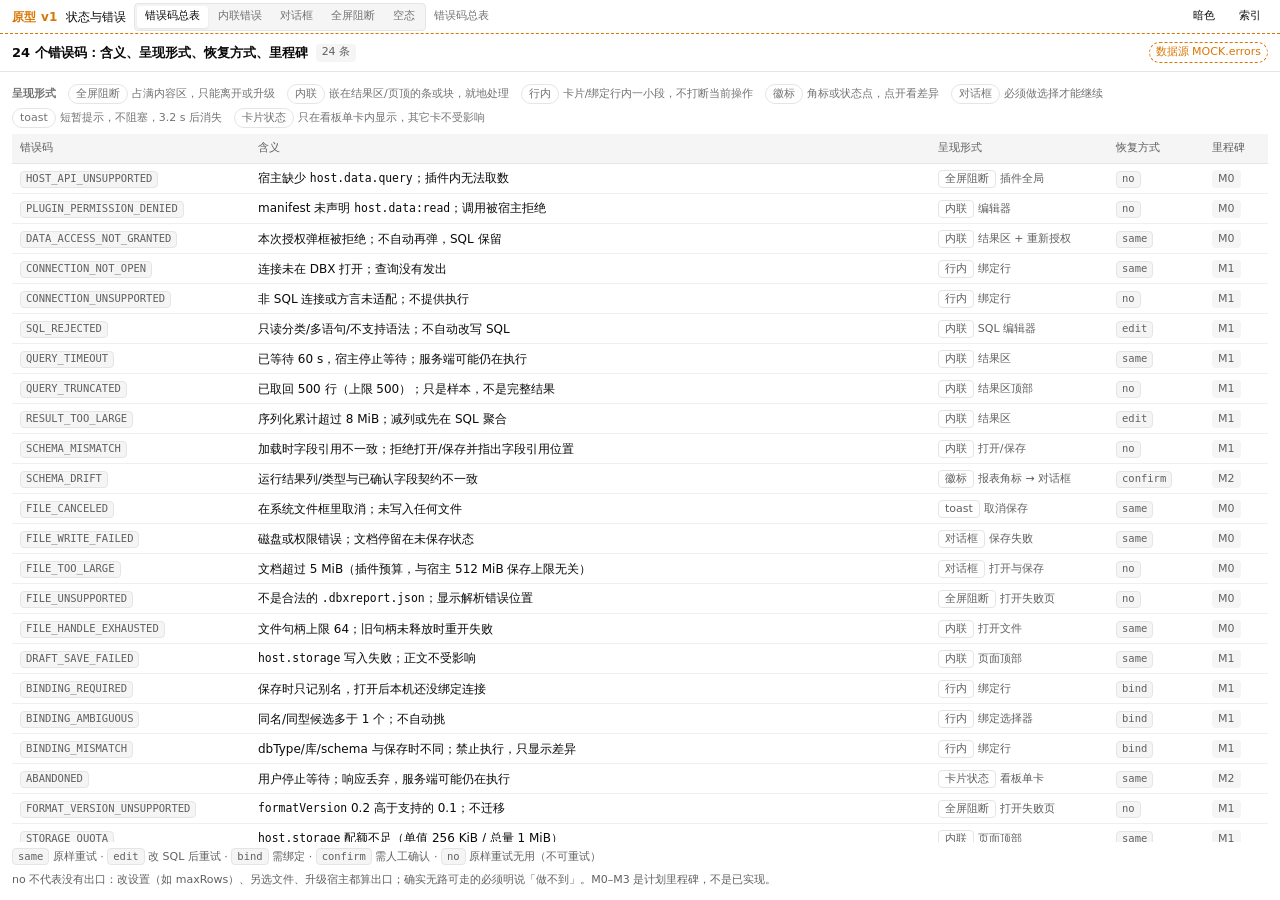
<file: prototype/screens/states.html>
<!doctype html>
<html lang="zh-CN" data-dbx-theme="light">
  <head>
    <meta charset="utf-8" />
    <meta name="viewport" content="width=device-width, initial-scale=1" />
    <title>状态与错误 · 原型</title>
    <link rel="stylesheet" href="../tokens.css" />
    <link rel="stylesheet" href="../app.css" />
    <style>
      /* 本页专用（.st-*）：错误码表的列宽、模拟屏高度、缩略对话框排布。
         只服务这一屏；其余一律复用 app.css 的组件类。 */
      .st-fill {
        display: flex;
        flex-direction: column;
        gap: var(--gap-3);
        height: 100%;
        min-height: 0;
      }

      .st-legend {
        display: flex;
        flex-wrap: wrap;
        align-items: center;
        gap: var(--gap-2) var(--gap-5);
        font-size: var(--fs-11);
        color: var(--color-muted-foreground);
      }

      .st-legend .row {
        gap: var(--gap-2);
      }

      /* 24 行 × 5 列固定布局：含义列允许换行，其余列不换行，避免横向滚动 */
      .st-codes {
        table-layout: fixed;
      }

      .st-codes th:nth-child(1),
      .st-codes td:nth-child(1) {
        width: 238px;
      }

      .st-codes th:nth-child(3),
      .st-codes td:nth-child(3) {
        width: 178px;
      }

      .st-codes th:nth-child(4),
      .st-codes td:nth-child(4) {
        width: 96px;
      }

      .st-codes th:nth-child(5),
      .st-codes td:nth-child(5) {
        width: 64px;
      }

      .st-codes td {
        vertical-align: middle;
      }

      .st-codes td:nth-child(2) {
        white-space: normal;
      }

      /* 页面顶部轻提示条（app.css 没有「横幅条」组件，这里按条带样式补） */
      .st-notice {
        display: flex;
        align-items: center;
        gap: var(--gap-4);
        padding: 6px var(--gap-5);
        background: var(--color-warning-bg);
        border-bottom: 1px solid var(--color-warning);
        font-size: var(--fs-12);
      }

      .st-screen {
        height: 340px;
      }

      .st-two {
        display: grid;
        grid-template-columns: repeat(2, minmax(0, 1fr));
        gap: var(--gap-5);
      }

      .st-empty-grid {
        display: grid;
        grid-template-columns: repeat(2, minmax(0, 1fr));
        gap: var(--gap-5);
      }

      .st-cell {
        height: 300px;
      }

      .st-dialog-strip {
        display: grid;
        grid-template-columns: repeat(auto-fit, minmax(300px, 1fr));
        gap: var(--gap-5);
        align-items: start;
      }

      .st-dialog-strip > .stack {
        min-width: 0;
      }

      .st-dialog-strip .dialog {
        width: auto;
        max-width: 100%;
      }

      /* 缩略对话框里的对比表要挤进 400px 左右宽度 */
      .st-mini {
        font-size: var(--fs-11);
      }

      .st-mini th,
      .st-mini td {
        height: 26px;
        padding: 0 6px;
      }

      .st-bind-pick {
        display: flex;
        flex-direction: column;
        width: 100%;
        max-width: 360px;
        text-align: left;
      }

      /* 别名一行 + 连接信息一行；两行都占满卡片，避免别名被省略号截断 */
      .st-bind-row {
        display: flex;
        flex-direction: column;
        gap: 2px;
        padding: 6px 0;
        border-bottom: 1px solid var(--color-border);
      }

      .st-bind-row:last-child {
        border-bottom: 0;
      }
    </style>
  </head>
  <body>
    <div class="proto-bar">
      <span class="proto-brand">原型 v1</span>
      <span class="proto-page">状态与错误</span>
      <div class="seg" data-proto-scenarios></div>
      <span id="proto-scenario-caption" class="tiny"></span>
      <span class="spacer"></span>
      <button type="button" class="btn btn-ghost btn-sm" data-proto-theme>暗色</button>
      <a class="btn btn-ghost btn-sm" href="../index.html">索引</a>
    </div>

    <!-- ============ 场景 1：错误码总表 ============ -->
    <section class="scenario" data-scenario="codes">
      <div class="topbar">
        <span class="title">24 个错误码：含义、呈现形式、恢复方式、里程碑</span>
        <span class="badge">24 条</span>
        <span class="spacer"></span>
        <span class="ann">数据源 MOCK.errors</span>
      </div>
      <div class="main">
        <div class="content">
          <div class="pane-body">
            <div class="st-fill">
              <div class="st-legend">
                <span class="strong">呈现形式</span>
                <span class="row">
                  <span class="chip">全屏阻断</span>
                  <span>占满内容区，只能离开或升级</span>
                </span>
                <span class="row">
                  <span class="chip">内联</span>
                  <span>嵌在结果区/页顶的条或块，就地处理</span>
                </span>
                <span class="row">
                  <span class="chip">行内</span>
                  <span>卡片/绑定行内一小段，不打断当前操作</span>
                </span>
                <span class="row">
                  <span class="chip">徽标</span>
                  <span>角标或状态点，点开看差异</span>
                </span>
                <span class="row">
                  <span class="chip">对话框</span>
                  <span>必须做选择才能继续</span>
                </span>
                <span class="row">
                  <span class="chip">toast</span>
                  <span>短暂提示，不阻塞，3.2 s 后消失</span>
                </span>
                <span class="row">
                  <span class="chip">卡片状态</span>
                  <span>只在看板单卡内显示，其它卡不受影响</span>
                </span>
              </div>

              <div class="table-wrap">
                <table class="table st-codes">
                  <thead>
                    <tr>
                      <th>错误码</th>
                      <th>含义</th>
                      <th>呈现形式</th>
                      <th>恢复方式</th>
                      <th>里程碑</th>
                    </tr>
                  </thead>
                  <tbody>
                    <tr>
                      <td><span class="code-pill">HOST_API_UNSUPPORTED</span></td>
                      <td>宿主缺少 <span class="mono">host.data.query</span>；插件内无法取数</td>
                      <td><span class="badge badge-outline">全屏阻断</span> <span class="tiny muted">插件全局</span></td>
                      <td><span class="code-pill">no</span></td>
                      <td><span class="badge">M0</span></td>
                    </tr>
                    <tr>
                      <td><span class="code-pill">PLUGIN_PERMISSION_DENIED</span></td>
                      <td>manifest 未声明 <span class="mono">host.data:read</span>；调用被宿主拒绝</td>
                      <td><span class="badge badge-outline">内联</span> <span class="tiny muted">编辑器</span></td>
                      <td><span class="code-pill">no</span></td>
                      <td><span class="badge">M0</span></td>
                    </tr>
                    <tr>
                      <td><span class="code-pill">DATA_ACCESS_NOT_GRANTED</span></td>
                      <td>本次授权弹框被拒绝；不自动再弹，SQL 保留</td>
                      <td><span class="badge badge-outline">内联</span> <span class="tiny muted">结果区 + 重新授权</span></td>
                      <td><span class="code-pill">same</span></td>
                      <td><span class="badge">M0</span></td>
                    </tr>
                    <tr>
                      <td><span class="code-pill">CONNECTION_NOT_OPEN</span></td>
                      <td>连接未在 DBX 打开；查询没有发出</td>
                      <td><span class="badge badge-outline">行内</span> <span class="tiny muted">绑定行</span></td>
                      <td><span class="code-pill">same</span></td>
                      <td><span class="badge">M1</span></td>
                    </tr>
                    <tr>
                      <td><span class="code-pill">CONNECTION_UNSUPPORTED</span></td>
                      <td>非 SQL 连接或方言未适配；不提供执行</td>
                      <td><span class="badge badge-outline">行内</span> <span class="tiny muted">绑定行</span></td>
                      <td><span class="code-pill">no</span></td>
                      <td><span class="badge">M1</span></td>
                    </tr>
                    <tr>
                      <td><span class="code-pill">SQL_REJECTED</span></td>
                      <td>只读分类/多语句/不支持语法；不自动改写 SQL</td>
                      <td><span class="badge badge-outline">内联</span> <span class="tiny muted">SQL 编辑器</span></td>
                      <td><span class="code-pill">edit</span></td>
                      <td><span class="badge">M1</span></td>
                    </tr>
                    <tr>
                      <td><span class="code-pill">QUERY_TIMEOUT</span></td>
                      <td>已等待 60 s，宿主停止等待；服务端可能仍在执行</td>
                      <td><span class="badge badge-outline">内联</span> <span class="tiny muted">结果区</span></td>
                      <td><span class="code-pill">same</span></td>
                      <td><span class="badge">M1</span></td>
                    </tr>
                    <tr>
                      <td><span class="code-pill">QUERY_TRUNCATED</span></td>
                      <td>已取回 500 行（上限 500）；只是样本，不是完整结果</td>
                      <td><span class="badge badge-outline">内联</span> <span class="tiny muted">结果区顶部</span></td>
                      <td><span class="code-pill">no</span></td>
                      <td><span class="badge">M1</span></td>
                    </tr>
                    <tr>
                      <td><span class="code-pill">RESULT_TOO_LARGE</span></td>
                      <td>序列化累计超过 8 MiB；减列或先在 SQL 聚合</td>
                      <td><span class="badge badge-outline">内联</span> <span class="tiny muted">结果区</span></td>
                      <td><span class="code-pill">edit</span></td>
                      <td><span class="badge">M1</span></td>
                    </tr>
                    <tr>
                      <td><span class="code-pill">SCHEMA_MISMATCH</span></td>
                      <td>加载时字段引用不一致；拒绝打开/保存并指出字段引用位置</td>
                      <td><span class="badge badge-outline">内联</span> <span class="tiny muted">打开/保存</span></td>
                      <td><span class="code-pill">no</span></td>
                      <td><span class="badge">M1</span></td>
                    </tr>
                    <tr>
                      <td><span class="code-pill">SCHEMA_DRIFT</span></td>
                      <td>运行结果列/类型与已确认字段契约不一致</td>
                      <td><span class="badge badge-outline">徽标</span> <span class="tiny muted">报表角标 → 对话框</span></td>
                      <td><span class="code-pill">confirm</span></td>
                      <td><span class="badge">M2</span></td>
                    </tr>
                    <tr>
                      <td><span class="code-pill">FILE_CANCELED</span></td>
                      <td>在系统文件框里取消；未写入任何文件</td>
                      <td><span class="badge badge-outline">toast</span> <span class="tiny muted">取消保存</span></td>
                      <td><span class="code-pill">same</span></td>
                      <td><span class="badge">M0</span></td>
                    </tr>
                    <tr>
                      <td><span class="code-pill">FILE_WRITE_FAILED</span></td>
                      <td>磁盘或权限错误；文档停留在未保存状态</td>
                      <td><span class="badge badge-outline">对话框</span> <span class="tiny muted">保存失败</span></td>
                      <td><span class="code-pill">same</span></td>
                      <td><span class="badge">M0</span></td>
                    </tr>
                    <tr>
                      <td><span class="code-pill">FILE_TOO_LARGE</span></td>
                      <td>文档超过 5 MiB（插件预算，与宿主 512 MiB 保存上限无关）</td>
                      <td><span class="badge badge-outline">对话框</span> <span class="tiny muted">打开与保存</span></td>
                      <td><span class="code-pill">no</span></td>
                      <td><span class="badge">M0</span></td>
                    </tr>
                    <tr>
                      <td><span class="code-pill">FILE_UNSUPPORTED</span></td>
                      <td>不是合法的 <span class="mono">.dbxreport.json</span>；显示解析错误位置</td>
                      <td><span class="badge badge-outline">全屏阻断</span> <span class="tiny muted">打开失败页</span></td>
                      <td><span class="code-pill">no</span></td>
                      <td><span class="badge">M0</span></td>
                    </tr>
                    <tr>
                      <td><span class="code-pill">FILE_HANDLE_EXHAUSTED</span></td>
                      <td>文件句柄上限 64；旧句柄未释放时重开失败</td>
                      <td><span class="badge badge-outline">内联</span> <span class="tiny muted">打开文件</span></td>
                      <td><span class="code-pill">same</span></td>
                      <td><span class="badge">M0</span></td>
                    </tr>
                    <tr>
                      <td><span class="code-pill">DRAFT_SAVE_FAILED</span></td>
                      <td><span class="mono">host.storage</span> 写入失败；正文不受影响</td>
                      <td><span class="badge badge-outline">内联</span> <span class="tiny muted">页面顶部</span></td>
                      <td><span class="code-pill">same</span></td>
                      <td><span class="badge">M1</span></td>
                    </tr>
                    <tr>
                      <td><span class="code-pill">BINDING_REQUIRED</span></td>
                      <td>保存时只记别名，打开后本机还没绑定连接</td>
                      <td><span class="badge badge-outline">行内</span> <span class="tiny muted">绑定行</span></td>
                      <td><span class="code-pill">bind</span></td>
                      <td><span class="badge">M1</span></td>
                    </tr>
                    <tr>
                      <td><span class="code-pill">BINDING_AMBIGUOUS</span></td>
                      <td>同名/同型候选多于 1 个；不自动挑</td>
                      <td><span class="badge badge-outline">行内</span> <span class="tiny muted">绑定选择器</span></td>
                      <td><span class="code-pill">bind</span></td>
                      <td><span class="badge">M1</span></td>
                    </tr>
                    <tr>
                      <td><span class="code-pill">BINDING_MISMATCH</span></td>
                      <td>dbType/库/schema 与保存时不同；禁止执行，只显示差异</td>
                      <td><span class="badge badge-outline">行内</span> <span class="tiny muted">绑定行</span></td>
                      <td><span class="code-pill">bind</span></td>
                      <td><span class="badge">M1</span></td>
                    </tr>
                    <tr>
                      <td><span class="code-pill">ABANDONED</span></td>
                      <td>用户停止等待；响应丢弃，服务端可能仍在执行</td>
                      <td><span class="badge badge-outline">卡片状态</span> <span class="tiny muted">看板单卡</span></td>
                      <td><span class="code-pill">same</span></td>
                      <td><span class="badge">M2</span></td>
                    </tr>
                    <tr>
                      <td><span class="code-pill">FORMAT_VERSION_UNSUPPORTED</span></td>
                      <td><span class="mono">formatVersion</span> 0.2 高于支持的 0.1；不迁移</td>
                      <td><span class="badge badge-outline">全屏阻断</span> <span class="tiny muted">打开失败页</span></td>
                      <td><span class="code-pill">no</span></td>
                      <td><span class="badge">M1</span></td>
                    </tr>
                    <tr>
                      <td><span class="code-pill">STORAGE_QUOTA</span></td>
                      <td><span class="mono">host.storage</span> 配额不足（单值 256 KiB / 总量 1 MiB）</td>
                      <td><span class="badge badge-outline">内联</span> <span class="tiny muted">页面顶部</span></td>
                      <td><span class="code-pill">same</span></td>
                      <td><span class="badge">M1</span></td>
                    </tr>
                    <tr>
                      <td><span class="code-pill">AI_UNAVAILABLE</span></td>
                      <td>AI 功能 M3 才规划；首版没有这个功能</td>
                      <td><span class="badge badge-outline">未实现</span> <span class="tiny muted">M3 再做</span></td>
                      <td><span class="code-pill">no</span></td>
                      <td><span class="badge">M3</span></td>
                    </tr>
                  </tbody>
                </table>
              </div>

              <div class="tiny muted">
                <span class="code-pill">same</span> 原样重试 ·
                <span class="code-pill">edit</span> 改 SQL 后重试 ·
                <span class="code-pill">bind</span> 需绑定 ·
                <span class="code-pill">confirm</span> 需人工确认 ·
                <span class="code-pill">no</span> 原样重试无用（不可重试）
              </div>
              <div class="tiny muted">
                no 不代表没有出口：改设置（如 maxRows）、另选文件、升级宿主都算出口；确实无路可走的必须明说「做不到」。M0–M3 是计划里程碑，不是已实现。
              </div>
            </div>
          </div>
        </div>
      </div>
    </section>

    <!-- ============ 场景 2：内联错误族 ============ -->
    <section class="scenario" data-scenario="inline" hidden>
      <div class="topbar">
        <span class="title">内联错误族</span>
        <span class="crumb">数据集 / 报表 / 文档</span>
        <span class="spacer"></span>
        <span class="badge">4 段实景</span>
      </div>
      <div class="main">
        <div class="content">
          <div class="pane-body">
            <div class="stack-5">
              <div class="stack">
                <div class="section-title">① 结果区内联 · QUERY_TIMEOUT</div>
                <div class="panel">
                  <div class="panel-head">
                    <span>结果</span>
                    <span class="spacer"></span>
                    <span class="badge badge-outline">旧 · 10:21:10</span>
                  </div>
                  <div class="panel-body stack">
                    <div class="alert alert-err">
                      <span class="alert-icon">!</span>
                      <div class="alert-body">
                        <div class="row">
                          <span class="code-pill">QUERY_TIMEOUT</span>
                          <span class="alert-title">已等待 60 s，宿主已停止等待；服务端可能仍在执行</span>
                        </div>
                        <span class="muted small">这次响应已丢弃，没有取回任何行；执行上限 60 s，不会自动重试。</span>
                        <div class="row">
                          <button class="btn btn-sm" type="button">原样重试</button>
                          <button class="btn btn-sm" type="button">降低 maxRows</button>
                        </div>
                      </div>
                    </div>
                    <div class="meta-row">
                      <span>上次成功的结果保留在下方</span>
                      <span>·</span>
                      <span class="badge badge-outline">旧 · 10:21:10</span>
                      <span>·</span>
                      <span>已取回 8 行</span>
                    </div>
                    <table class="table">
                      <thead>
                        <tr>
                          <th>region</th>
                          <th>channel</th>
                          <th class="num">orders</th>
                          <th class="num">gmv</th>
                        </tr>
                      </thead>
                      <tbody>
                        <tr>
                          <td>华东</td>
                          <td>天猫</td>
                          <td class="num">1,284</td>
                          <td class="mono num">1289345.67</td>
                        </tr>
                        <tr>
                          <td>华南</td>
                          <td>抖音</td>
                          <td class="num">1,102</td>
                          <td class="mono num">742180.44</td>
                        </tr>
                        <tr>
                          <td>华东</td>
                          <td>京东</td>
                          <td class="num">968</td>
                          <td class="mono num">986220.10</td>
                        </tr>
                      </tbody>
                    </table>
                  </div>
                </div>
              </div>

              <div class="stack">
                <div class="section-title">② 源绑定行内 · BINDING_REQUIRED</div>
                <div class="panel">
                  <div class="list-item">
                    <span class="dot dot-warn"></span>
                    <span class="primary">销售库（只读）</span>
                    <span class="badge badge-warn">未绑定</span>
                    <span class="secondary">连接：未选择</span>
                    <span class="spacer"></span>
                    <span class="tiny muted">只记别名，不记本机连接</span>
                    <span class="code-pill">BINDING_REQUIRED</span>
                    <button class="btn btn-sm" type="button">选择连接</button>
                  </div>
                </div>
              </div>

              <div class="stack">
                <div class="section-title">③ 页面顶部轻提示条 · DRAFT_SAVE_FAILED</div>
                <div class="panel">
                  <div class="panel-head">
                    <span>零售经营周报 · 报表设计</span>
                    <span class="spacer"></span>
                    <span class="tiny muted">有未保存更改</span>
                  </div>
                  <div class="st-notice">
                    <span class="code-pill">DRAFT_SAVE_FAILED</span>
                    <span class="strong">草稿未保存，正文不受影响</span>
                    <span class="muted">重启或关窗后草稿可能丢失，请手动另存</span>
                    <span class="spacer"></span>
                    <button class="btn btn-sm" type="button">重试</button>
                  </div>
                  <div class="panel-body">
                    <dl class="kv">
                      <dt>文档</dt>
                      <dd>零售经营周报.dbxreport.json</dd>
                      <dt>上次手动保存</dt>
                      <dd>10:21:10</dd>
                      <dt>当前状态</dt>
                      <dd><span class="badge badge-warn">有未保存更改</span></dd>
                    </dl>
                  </div>
                </div>
              </div>

              <div class="stack">
                <div class="section-title">④ 样本横幅 · QUERY_TRUNCATED</div>
                <div class="panel">
                  <div class="panel-head">
                    <span>结果</span>
                    <span class="spacer"></span>
                    <span class="badge badge-warn">样本</span>
                  </div>
                  <div class="panel-body stack">
                    <div class="alert alert-warn">
                      <span class="alert-icon">!</span>
                      <div class="alert-body">
                        <div class="row">
                          <span class="code-pill">QUERY_TRUNCATED</span>
                          <span class="alert-title">这是样本：已取回 500 行（上限 500），总计与占比已禁用</span>
                        </div>
                        <span class="muted small">不是完整结果；过滤与排序只作用在这 500 行内，合计只认 SQL 里标记的那一行。</span>
                        <div class="row">
                          <button class="btn btn-sm" type="button">提高 maxRows</button>
                          <span class="tiny muted">上限 5000；再大请在 SQL 里聚合</span>
                        </div>
                      </div>
                    </div>
                    <div class="meta-row">
                      <span>已取回 500 行</span>
                      <span>·</span>
                      <span>6.7 MiB</span>
                      <span>·</span>
                      <span>10:31:02</span>
                    </div>
                  </div>
                </div>
              </div>
            </div>
          </div>
        </div>
      </div>
    </section>

    <!-- ============ 场景 3：对话框族 ============ -->
    <section class="scenario" data-scenario="dialogs" hidden>
      <div class="topbar">
        <span class="title">对话框族</span>
        <span class="crumb">另存为 / 字段契约 / 丢弃更改</span>
        <span class="spacer"></span>
        <span class="badge">2 个真实模态</span>
      </div>
      <div class="main">
        <div class="content">
          <div class="pane-body">
            <div class="stack-5">
              <div class="row between wrap">
                <div class="section-title">静态缩略：并排看标题与按钮文案（按钮不可用）</div>
                <span class="ann">口径：另存不覆盖、契约只标差异、丢弃不可撤销</span>
              </div>
              <div class="st-dialog-strip">
                <div class="stack">
                  <span class="tiny muted">A · 另存为确认</span>
                  <div class="dialog">
                    <div class="dialog-head">另存为</div>
                    <div class="dialog-body stack">
                      <div class="field">
                        <span class="label">文件名</span>
                        <input class="input" type="text" value="零售经营周报.dbxreport.json" readonly />
                        <span class="hint">类型：.dbxreport.json</span>
                      </div>
                      <div class="alert alert-warn">
                        <span class="alert-icon">!</span>
                        <div class="alert-body">
                          <span class="alert-title">保存会生成新文件</span>
                          <span class="muted small">每次另存都会弹出系统文件框；无法覆盖原文件，也无法拿到保存路径。</span>
                        </div>
                      </div>
                    </div>
                    <div class="dialog-foot">
                      <button class="btn btn-sm" type="button">取消</button>
                      <button class="btn btn-sm btn-primary" type="button">继续另存…</button>
                    </div>
                  </div>
                </div>

                <div class="stack">
                  <span class="tiny muted">B · 重新确认字段契约</span>
                  <div class="dialog">
                    <div class="dialog-head">字段契约已变化，需要重新确认</div>
                    <div class="dialog-body stack">
                      <span class="small">这次运行返回的列与保存时确认的契约不一致；确认前不会写入保存，也不会改写旧口径。</span>
                      <table class="table st-mini">
                        <thead>
                          <tr>
                            <th>字段</th>
                            <th>保存时</th>
                            <th>本次</th>
                            <th>变化</th>
                          </tr>
                        </thead>
                        <tbody>
                          <tr>
                            <td class="mono">gmv</td>
                            <td class="mono">decimal(18,2)</td>
                            <td class="mono">decimal(20,2)</td>
                            <td>精度提升</td>
                          </tr>
                          <tr>
                            <td class="mono">region</td>
                            <td class="mono">varchar(16)</td>
                            <td class="mono">varchar(32) · 可空</td>
                            <td>长度增加、可空</td>
                          </tr>
                        </tbody>
                      </table>
                      <span class="tiny muted"><span class="code-pill">SCHEMA_DRIFT</span> 只标差异，不静默更新</span>
                    </div>
                    <div class="dialog-foot">
                      <button class="btn btn-sm" type="button">取消</button>
                      <button class="btn btn-sm btn-primary" type="button">用新契约重新确认</button>
                    </div>
                  </div>
                </div>

                <div class="stack">
                  <span class="tiny muted">C · 丢弃未保存更改</span>
                  <div class="dialog">
                    <div class="dialog-head">丢弃未保存的更改？</div>
                    <div class="dialog-body stack">
                      <span class="small">以下更改会全部丢失，且无法撤销；不会写入任何文件。</span>
                      <div class="list">
                        <div class="list-item">
                          <span class="primary">数据集「周销售明细」</span>
                          <span class="spacer"></span>
                          <span class="secondary">maxRows 500 → 2000</span>
                        </div>
                        <div class="list-item">
                          <span class="primary">报表「各区成交额」</span>
                          <span class="spacer"></span>
                          <span class="secondary">Top-N 6 → 8</span>
                        </div>
                        <div class="list-item">
                          <span class="primary">看板「零售经营周报」</span>
                          <span class="spacer"></span>
                          <span class="secondary">新增 2 张卡</span>
                        </div>
                      </div>
                    </div>
                    <div class="dialog-foot">
                      <button class="btn btn-sm" type="button">返回</button>
                      <button class="btn btn-sm btn-danger" type="button">丢弃</button>
                    </div>
                  </div>
                </div>
              </div>

              <div class="divider"></div>

              <div class="section-title">真实模态：点按钮打开，Esc / 点背景 / 按钮都能关</div>
              <div class="row wrap">
                <button class="btn btn-primary" type="button" data-proto-dialog="dlg-save-as">打开「另存为确认」</button>
                <button class="btn" type="button" data-proto-dialog="dlg-schema">打开「重新确认字段契约」</button>
                <button
                  class="btn"
                  type="button"
                  data-proto-toast="已取消，未保存任何文件"
                >演示 FILE_CANCELED toast</button>
              </div>
              <div class="tiny muted">
                关闭对话框不写入任何文件；取消保存只显示上面那条 toast，不出现「已保存」。toast 3.2 s 后自动消失。
              </div>
            </div>
          </div>
        </div>
      </div>
    </section>

    <!-- ============ 场景 4：全屏阻断 ============ -->
    <section class="scenario" data-scenario="blocked" hidden>
      <div class="topbar">
        <span class="title">全屏阻断：没有可继续的操作</span>
        <span class="spacer"></span>
        <span class="badge">2 屏</span>
        <span class="tiny muted">只保留退出动作，不提供重试</span>
      </div>
      <div class="main">
        <div class="content">
          <div class="pane-body">
            <div class="stack-5">
              <div class="tiny muted">
                这两类问题插件内修不了：重试不会改变宿主能力或文件版本，所以按钮只有离开的办法，没有「仍然继续」「强行打开」。
              </div>
              <div class="st-two">
                <div class="stack">
                  <div class="section-title">① 宿主能力缺失 · HOST_API_UNSUPPORTED</div>
                  <div class="panel st-screen">
                    <div class="empty">
                      <span class="empty-art">×</span>
                      <span class="empty-title">当前 DBX 版本不支持数据接口</span>
                      <p class="empty-desc">
                        需要 DBX ≥ 0.6.51（Host API ≥ 1.4.0）；当前 0.6.42 / Host API 1.2.0。插件内没有取数的替代办法。
                      </p>
                      <span class="code-pill">HOST_API_UNSUPPORTED</span>
                      <div class="row">
                        <button class="btn btn-sm" type="button">查看版本详情</button>
                        <button class="btn btn-sm" type="button">复制诊断信息</button>
                      </div>
                      <span class="tiny muted">不提供重试；升级 DBX 后重新打开插件即可</span>
                    </div>
                  </div>
                </div>

                <div class="stack">
                  <div class="section-title">② 文件版本过高 · FORMAT_VERSION_UNSUPPORTED</div>
                  <div class="panel st-screen">
                    <div class="empty">
                      <span class="empty-art">↑</span>
                      <span class="empty-title">文件版本 0.2 高于本插件支持的 0.1</span>
                      <p class="empty-desc">
                        零售经营周报.dbxreport.json 的 formatVersion 是 0.2。插件只读 0.1，不会迁移，也不会强行打开高版本文件。
                      </p>
                      <span class="code-pill">FORMAT_VERSION_UNSUPPORTED</span>
                      <div class="row">
                        <button class="btn btn-sm" type="button">另选文件</button>
                      </div>
                      <span class="tiny muted">不支持强行打开；当前没有任何内容被修改</span>
                    </div>
                  </div>
                </div>
              </div>
            </div>
          </div>
        </div>
      </div>
    </section>

    <!-- ============ 场景 5：空态族 ============ -->
    <section class="scenario" data-scenario="empty" hidden>
      <div class="topbar">
        <span class="title">空态族：四种「没有内容」不是同一件事</span>
        <span class="spacer"></span>
        <span class="badge">4 态</span>
        <span class="tiny muted">空态不是失败，也不能写成「完整」</span>
      </div>
      <div class="main">
        <div class="content">
          <div class="pane-body">
            <div class="st-empty-grid">
              <div class="panel st-cell">
                <div class="empty">
                  <span class="empty-art">+</span>
                  <span class="empty-title">还没有打开文档</span>
                  <p class="empty-desc">
                    打开本机的 .dbxreport.json，或把文件拖进来。插件不保留最近文件，保存后也拿不到路径。
                  </p>
                  <div class="row">
                    <button class="btn btn-sm btn-primary" type="button">打开文件…</button>
                    <button class="btn btn-sm" type="button">新建空文档</button>
                  </div>
                </div>
              </div>

              <div class="panel st-cell">
                <div class="empty">
                  <span class="empty-art">0</span>
                  <span class="empty-title">查询成功，0 行</span>
                  <p class="empty-desc">
                    SQL 已执行并返回 0 行：不是失败、截断或取消。检查 WHERE 条件、时间范围与关联键。
                  </p>
                  <div class="row">
                    <span class="badge badge-ok">已执行 · 412 ms</span>
                    <span class="tiny muted">已取回 0 行</span>
                  </div>
                  <div class="row">
                    <button class="btn btn-sm" type="button">重新运行</button>
                    <button class="btn btn-sm" type="button">查看 SQL</button>
                  </div>
                </div>
              </div>

              <div class="panel st-cell">
                <div class="empty">
                  <span class="empty-art">—</span>
                  <span class="empty-title">gmv 列全是 NULL</span>
                  <p class="empty-desc">
                    已取回 8 行，但 gmv 没有值：图表、合计与占比都不可用。检查聚合列、别名与 LEFT JOIN。
                  </p>
                  <div class="row">
                    <span class="badge badge-warn">指标不可用</span>
                    <span class="tiny muted">样本行仍然可看</span>
                  </div>
                  <div class="row">
                    <button class="btn btn-sm" type="button">查看样本行</button>
                    <button class="btn btn-sm" type="button">查看字段契约</button>
                  </div>
                </div>
              </div>

              <div class="panel st-cell">
                <div class="empty">
                  <span class="empty-art">?</span>
                  <span class="empty-title">两个连接都叫 pg-sales-prod</span>
                  <p class="empty-desc">
                    同名连接不自动挑：库 sales 与 sales_archive 的结果可能不同。选择其中一个后才会执行。
                  </p>
                  <div class="st-bind-pick">
                    <div class="st-bind-row">
                      <div class="row between">
                        <span class="primary">pg-sales-prod</span>
                        <button class="btn btn-sm" type="button">选择其中一个</button>
                      </div>
                      <span class="tiny muted">库 sales · 只读账号</span>
                    </div>
                    <div class="st-bind-row">
                      <div class="row between">
                        <span class="primary">pg-sales-prod</span>
                        <button class="btn btn-sm" type="button">选择其中一个</button>
                      </div>
                      <span class="tiny muted">库 sales_archive · 只读账号</span>
                    </div>
                  </div>
                  <span class="tiny muted"><span class="code-pill">BINDING_AMBIGUOUS</span> 保存时只记别名</span>
                </div>
              </div>
            </div>
          </div>
        </div>
      </div>
    </section>

    <!-- 真实模态：另存为确认 -->
    <div class="dialog-backdrop" data-dialog="dlg-save-as" hidden>
      <div class="dialog" role="dialog" aria-modal="true" aria-labelledby="dlg-save-as-title">
        <div class="dialog-head"><span id="dlg-save-as-title">另存为</span></div>
        <div class="dialog-body stack">
          <div class="field">
            <label for="st-save-name">文件名</label>
            <input class="input" id="st-save-name" type="text" value="零售经营周报.dbxreport.json" />
            <span class="hint">类型：.dbxreport.json</span>
          </div>
          <div class="alert alert-warn">
            <span class="alert-icon">!</span>
            <div class="alert-body">
              <span class="alert-title">保存会生成新文件</span>
              <span class="muted small">每次另存都会弹出系统文件框；无法覆盖原文件，也无法拿到保存路径。</span>
            </div>
          </div>
        </div>
        <div class="dialog-foot">
          <button class="btn" type="button" data-proto-close>取消</button>
          <button class="btn btn-primary" type="button" data-proto-close>继续另存…</button>
        </div>
      </div>
    </div>

    <!-- 真实模态：重新确认字段契约 -->
    <div class="dialog-backdrop" data-dialog="dlg-schema" hidden>
      <div class="dialog wide" role="dialog" aria-modal="true" aria-labelledby="dlg-schema-title">
        <div class="dialog-head"><span id="dlg-schema-title">字段契约已变化，需要重新确认</span></div>
        <div class="dialog-body stack">
          <span class="small">这次运行返回的列与保存时确认的契约不一致；确认前不会写入保存，也不会改写旧口径。</span>
          <table class="table st-mini">
            <thead>
              <tr>
                <th>字段</th>
                <th>保存时</th>
                <th>本次运行</th>
                <th>变化</th>
              </tr>
            </thead>
            <tbody>
              <tr>
                <td class="mono">gmv</td>
                <td class="mono">decimal(18,2)</td>
                <td class="mono">decimal(20,2)</td>
                <td>精度提升</td>
              </tr>
              <tr>
                <td class="mono">region</td>
                <td class="mono">varchar(16)</td>
                <td class="mono">varchar(32) · 可空</td>
                <td>长度增加、可空</td>
              </tr>
            </tbody>
          </table>
          <span class="tiny muted"><span class="code-pill">SCHEMA_DRIFT</span> 只标差异，不静默更新</span>
        </div>
        <div class="dialog-foot">
          <button class="btn" type="button" data-proto-close>取消</button>
          <button class="btn btn-primary" type="button" data-proto-close>用新契约重新确认</button>
        </div>
      </div>
    </div>

    <script src="../proto.js"></script>
    <script src="../mock.js"></script>
    <script>
      window.PROTO_SCENARIOS = [
        { id: "codes", label: "错误码总表" },
        { id: "inline", label: "内联错误" },
        { id: "dialogs", label: "对话框" },
        { id: "blocked", label: "全屏阻断" },
        { id: "empty", label: "空态" }
      ];
    </script>
  </body>
</html>
</file>
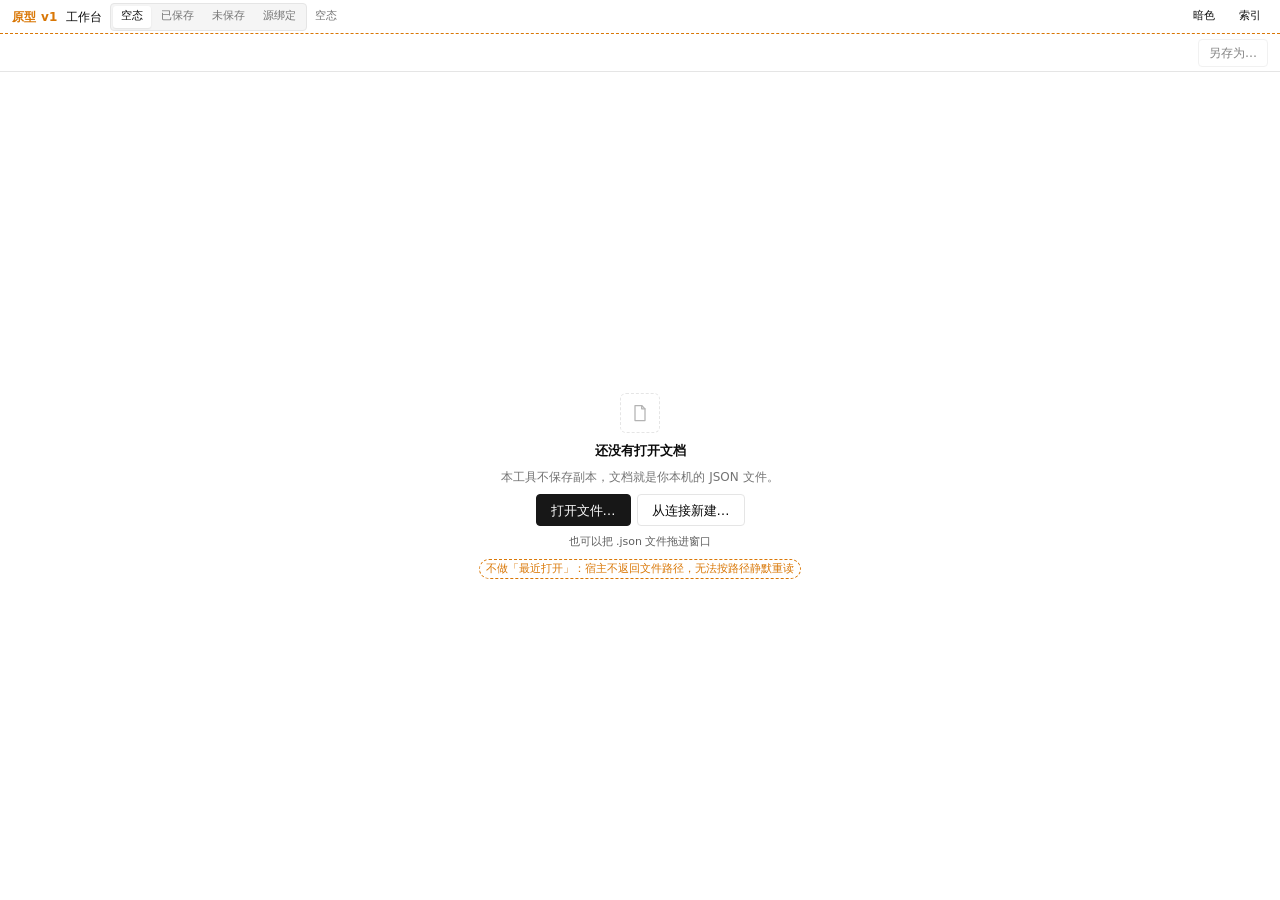
<file: prototype/screens/workbench.html>
<!doctype html>
<html lang="zh-CN" data-dbx-theme="light">
  <head>
    <meta charset="utf-8" />
    <meta name="viewport" content="width=device-width, initial-scale=1" />
    <title>工作台 / 文档 · dbx-plugin-report 原型 v1</title>
    <link rel="stylesheet" href="../tokens.css" />
    <link rel="stylesheet" href="../app.css" />
    <style>
      /* 本页专用布局类（.wb-*）：app.css 没有对应组件时在这里补，不进产品共享样式 */
      .wb-side-scroll {
        flex: 1 1 auto;
        min-height: 0;
        overflow-y: auto;
      }

      /* 文档结构是"名称 + 摘要"两行项，比 .list-item 默认的 32px 单行略高 */
      .wb-doc-list .list-item {
        align-items: flex-start;
      }

      .wb-doc-list .list-item .primary {
        font-weight: 500;
      }

      .wb-doc-list .list-item .secondary {
        margin-top: 1px;
      }

      .wb-content-scroll {
        flex: 1 1 auto;
        min-height: 0;
        overflow: auto;
        padding: var(--gap-5);
      }

      .wb-col {
        display: flex;
        flex-direction: column;
        gap: var(--gap-5);
      }

      .wb-src {
        display: flex;
        align-items: center;
        gap: var(--gap-3);
        padding: 7px 0;
        border-bottom: 1px solid var(--color-border-light);
      }

      .wb-src:last-child {
        border-bottom: 0;
        padding-bottom: 0;
      }

      .wb-src:first-child {
        padding-top: 0;
      }

      .wb-empty-actions {
        display: flex;
        gap: var(--gap-3);
        flex-wrap: wrap;
        justify-content: center;
      }

      /* 源绑定矩阵：固定列宽，说明列允许换行，避免在 1280 宽下横向滚动 */
      .wb-bind-table {
        table-layout: fixed;
      }

      .wb-bind-table .c-alias {
        width: 200px;
      }

      .wb-bind-table .c-status {
        width: 92px;
      }

      .wb-bind-table .c-conn {
        width: 300px;
      }

      .wb-bind-table td.desc {
        white-space: normal;
      }

      .wb-bind-table .select {
        width: 230px;
      }

      .wb-bind-foot {
        flex: 0 0 auto;
        display: flex;
        align-items: center;
        gap: var(--gap-4);
        padding: var(--gap-4) var(--gap-5);
        border-top: 1px solid var(--color-border);
      }

      .wb-bind-foot .alert {
        flex: 1 1 auto;
      }

      /* 本次改动列表 */
      .wb-change-list {
        margin: 0;
        padding: 0;
        list-style: none;
      }

      .wb-change-list li {
        display: flex;
        align-items: center;
        gap: var(--gap-3);
        padding: 6px 0;
        border-bottom: 1px solid var(--color-border-light);
        font-size: var(--fs-12);
      }

      .wb-change-list li:last-child {
        border-bottom: 0;
        padding-bottom: 0;
      }

      .wb-change-list .delta {
        font-family: var(--font-mono);
        font-size: var(--fs-11);
        color: var(--color-muted-foreground);
        white-space: nowrap;
      }
    </style>
  </head>
  <body>
    <!-- 原型工具条：场景切换 / 主题 / 返回索引（真机删除） -->
    <div class="proto-bar">
      <span class="proto-brand">原型 v1</span>
      <span class="proto-page">工作台</span>
      <div class="seg" data-proto-scenarios></div>
      <span id="proto-scenario-caption" class="tiny"></span>
      <span class="spacer"></span>
      <button type="button" class="btn btn-ghost btn-sm" data-proto-theme>暗色</button>
      <a class="btn btn-ghost btn-sm" href="../index.html">索引</a>
    </div>

    <!-- 场景 1：空态 —— 没有打开任何文档（顶栏刻意没有标题：宿主不返回路径，没有文件名可显示） -->
    <section class="scenario" data-scenario="empty">
      <div class="topbar">
        <span class="spacer"></span>
        <button type="button" class="btn" disabled>另存为…</button>
      </div>
      <div class="main">
        <div class="content">
          <div class="empty">
            <div class="empty-art" aria-hidden="true">
              <svg
                width="20"
                height="20"
                viewBox="0 0 24 24"
                fill="none"
                stroke="currentColor"
                stroke-width="1.5"
                stroke-linecap="round"
                stroke-linejoin="round"
              >
                <path d="M6 3h8l4 4v14H6z"></path>
                <path d="M14 3v4h4"></path>
              </svg>
            </div>
            <div class="empty-title">还没有打开文档</div>
            <p class="empty-desc">本工具不保存副本，文档就是你本机的 JSON 文件。</p>
            <div class="wb-empty-actions">
              <button type="button" class="btn btn-primary btn-lg" data-goto-scenario="loaded">
                打开文件…
              </button>
              <button type="button" class="btn btn-lg">从连接新建…</button>
            </div>
            <p class="tiny muted">也可以把 .json 文件拖进窗口</p>
            <span class="ann">不做「最近打开」：宿主不返回文件路径，无法按路径静默重读</span>
          </div>
        </div>
      </div>
    </section>

    <!-- 场景 2：已保存 —— 有打开文档、内容与文件一致 -->
    <section class="scenario" data-scenario="loaded">
      <div class="topbar">
        <span class="title">零售经营周报.dbxreport.json</span>
        <span class="badge badge-ok">已另存为 10:24</span>
        <span class="spacer"></span>
        <span class="ann">保存＝「另存为…」：每次弹宿主文件框，不回写原文件</span>
        <button type="button" class="btn btn-primary">另存为…</button>
        <button type="button" class="btn">打开…</button>
      </div>
      <div class="main">
        <!-- 左栏：文档结构（数据集 / 报表 / 看板） -->
        <aside class="sidebar">
          <div class="pane-head">
            文档结构
            <span class="spacer"></span>
            <span class="tiny muted">6 项</span>
          </div>
          <div class="wb-side-scroll">
            <div class="section">
              <div class="section-title">数据集 <span class="tiny">2</span></div>
              <div class="list wb-doc-list">
                <div class="list-item" aria-selected="true">
                  <span class="dot dot-ok"></span>
                  <div class="grow">
                    <div class="primary">周销售明细（区域×渠道）</div>
                    <div class="secondary">5 列 · 口径 10-21 18:12</div>
                  </div>
                </div>
                <div class="list-item">
                  <span class="dot dot-warn"></span>
                  <div class="grow">
                    <div class="primary">履约日报</div>
                    <div class="secondary">7 列 · 口径未确认</div>
                  </div>
                </div>
              </div>
            </div>
            <div class="section">
              <div class="section-title">报表 <span class="tiny">3</span></div>
              <div class="list wb-doc-list">
                <div class="list-item">
                  <div class="grow">
                    <div class="primary">各区成交额</div>
                    <div class="secondary">柱状 · Top 6 · 引用 周销售明细</div>
                  </div>
                </div>
                <div class="list-item">
                  <div class="grow">
                    <div class="primary">渠道订单结构</div>
                    <div class="secondary">表格 · 引用 周销售明细</div>
                  </div>
                </div>
                <div class="list-item">
                  <div class="grow">
                    <div class="primary">区域履约时效</div>
                    <div class="secondary">表格 · 引用 履约日报</div>
                  </div>
                </div>
              </div>
            </div>
            <div class="section">
              <div class="section-title">看板 <span class="tiny">1</span></div>
              <div class="list wb-doc-list">
                <div class="list-item">
                  <div class="grow">
                    <div class="primary">零售经营周报</div>
                    <div class="secondary">6 张卡 · 打开时不自动刷新</div>
                  </div>
                </div>
              </div>
            </div>
          </div>
        </aside>

        <!-- 右栏：源绑定摘要 + 文档信息 -->
        <div class="content">
          <div class="pane-head">
            文档概览
            <span class="spacer"></span>
            <span class="ann">文档结构来自文件内容；tab 标题不是资产库</span>
          </div>
          <div class="wb-content-scroll">
            <div class="wb-col">
              <div class="panel">
                <div class="panel-head">
                  源绑定
                  <span class="spacer"></span>
                  <button type="button" class="btn btn-ghost btn-sm" data-goto-scenario="binding">
                    管理绑定…
                  </button>
                </div>
                <div class="panel-body">
                  <div class="wb-src">
                    <span class="dot dot-ok"></span>
                    <div class="grow">
                      <div class="strong">销售库（只读）</div>
                      <div class="tiny muted">
                        <span class="mono">src_sales</span> → <span class="mono">pg-sales-prod</span>
                      </div>
                    </div>
                    <span class="badge badge-ok">已绑定</span>
                  </div>
                  <div class="wb-src">
                    <span class="dot dot-idle"></span>
                    <div class="grow">
                      <div class="strong">履约库（只读）</div>
                      <div class="tiny muted"><span class="mono">src_ops</span> · 未绑定</div>
                    </div>
                    <button type="button" class="btn btn-sm" data-goto-scenario="binding">绑定…</button>
                  </div>
                </div>
              </div>

              <div class="panel">
                <div class="panel-head">文档信息</div>
                <div class="panel-body">
                  <dl class="kv">
                    <dt>formatVersion</dt>
                    <dd class="mono">0.1</dd>
                    <dt>revision</dt>
                    <dd class="mono">18</dd>
                    <dt>时区</dt>
                    <dd>Asia/Shanghai</dd>
                    <dt>另存于</dt>
                    <dd>10:24</dd>
                  </dl>
                </div>
              </div>

              <div class="alert alert-info">
                <span class="alert-icon">i</span>
                <div class="alert-body">
                  <span>插件只读写你选中的文件，不保存任何副本。</span>
                </div>
              </div>
            </div>
          </div>
        </div>
      </div>
    </section>

    <!-- 场景 3：未保存 —— 有内存改动，文件还没更新 -->
    <section class="scenario" data-scenario="dirty">
      <div class="topbar">
        <span class="dot dot-warn"></span>
        <span class="title">零售经营周报.dbxreport.json</span>
        <span class="small">未保存的更改</span>
        <span class="spacer"></span>
        <button type="button" class="btn btn-primary">另存为…</button>
        <button type="button" class="btn">打开…</button>
      </div>
      <div class="main">
        <!-- 左栏：同上文档结构，改动过的条目带 warn 点 -->
        <aside class="sidebar">
          <div class="pane-head">
            文档结构
            <span class="spacer"></span>
            <span class="badge badge-warn">有改动</span>
          </div>
          <div class="wb-side-scroll">
            <div class="section">
              <div class="section-title">数据集 <span class="tiny">2</span></div>
              <div class="list wb-doc-list">
                <div class="list-item" aria-selected="true">
                  <span class="dot dot-warn"></span>
                  <div class="grow">
                    <div class="primary">周销售明细（区域×渠道）</div>
                    <div class="secondary">maxRows 已改 · 待另存</div>
                  </div>
                </div>
                <div class="list-item">
                  <span class="dot dot-warn"></span>
                  <div class="grow">
                    <div class="primary">履约日报</div>
                    <div class="secondary">7 列 · 口径未确认</div>
                  </div>
                </div>
              </div>
            </div>
            <div class="section">
              <div class="section-title">报表 <span class="tiny">3</span></div>
              <div class="list wb-doc-list">
                <div class="list-item">
                  <span class="dot dot-warn"></span>
                  <div class="grow">
                    <div class="primary">各区成交额</div>
                    <div class="secondary">显示上限已改 · 待另存</div>
                  </div>
                </div>
                <div class="list-item">
                  <div class="grow">
                    <div class="primary">渠道订单结构</div>
                    <div class="secondary">表格 · 引用 周销售明细</div>
                  </div>
                </div>
                <div class="list-item">
                  <div class="grow">
                    <div class="primary">区域履约时效</div>
                    <div class="secondary">表格 · 引用 履约日报</div>
                  </div>
                </div>
              </div>
            </div>
            <div class="section">
              <div class="section-title">看板 <span class="tiny">1</span></div>
              <div class="list wb-doc-list">
                <div class="list-item">
                  <span class="dot dot-warn"></span>
                  <div class="grow">
                    <div class="primary">零售经营周报</div>
                    <div class="secondary">新增 1 张卡 · 待另存</div>
                  </div>
                </div>
              </div>
            </div>
          </div>
        </aside>

        <!-- 右栏：本次改动清单 + 丢弃入口 -->
        <div class="content">
          <div class="pane-head">未保存的更改</div>
          <div class="wb-content-scroll">
            <div class="wb-col">
              <div class="panel">
                <div class="panel-head">
                  本次改动
                  <span class="badge badge-warn">3 项</span>
                  <span class="spacer"></span>
                  <span class="tiny muted">只在内存里，文件仍是 10:24 那版</span>
                </div>
                <div class="panel-body">
                  <ul class="wb-change-list">
                    <li>
                      <span class="dot dot-warn"></span>
                      <span class="grow">数据集「周销售明细」maxRows</span>
                      <span class="delta">500 → 2000</span>
                    </li>
                    <li>
                      <span class="dot dot-warn"></span>
                      <span class="grow">报表「各区成交额」显示上限</span>
                      <span class="delta">8 类 → 6 类</span>
                    </li>
                    <li>
                      <span class="dot dot-warn"></span>
                      <span class="grow">看板「零售经营周报」卡片数</span>
                      <span class="delta">6 → 7 张</span>
                    </li>
                  </ul>
                </div>
              </div>

              <div class="alert alert-warn">
                <span class="alert-icon">!</span>
                <div class="alert-body">
                  <span class="alert-title">关闭标签页不会自动保存</span>
                  <span class="muted small">
                    这些改动只在内存里。要保留就点「另存为…」，写到你在文件框里选的位置。
                  </span>
                </div>
              </div>

              <div class="row">
                <span class="tiny muted">丢弃后回到 10:24 另存的版本，无法撤销。</span>
                <span class="spacer"></span>
                <button type="button" class="btn btn-danger">丢弃更改</button>
              </div>
            </div>
          </div>
        </div>
      </div>
    </section>

    <!-- 场景 4：源绑定 —— 源别名 → 本机连接的绑定矩阵 -->
    <section class="scenario" data-scenario="binding">
      <div class="topbar">
        <span class="title">源绑定</span>
        <span class="crumb">零售经营周报.dbxreport.json</span>
        <span class="spacer"></span>
        <span class="ann">只绑定连接 id；凭据由 DBX 管理，插件从不读取</span>
        <button type="button" class="btn" data-goto-scenario="loaded">返回文档</button>
      </div>
      <div class="main">
        <div class="content">
          <div class="pane-head">
            源别名 5 个
            <span class="spacer"></span>
            <span class="tiny muted">必需 2 · 可选 3 · 不做跨连接 JOIN</span>
          </div>

          <div class="table-wrap">
            <table class="table wb-bind-table">
              <colgroup>
                <col class="c-alias" />
                <col class="c-status" />
                <col class="c-conn" />
              </colgroup>
              <thead>
                <tr>
                  <th>源别名</th>
                  <th>状态</th>
                  <th>当前连接</th>
                  <th>说明与动作</th>
                </tr>
              </thead>
              <tbody>
                <!-- 已绑定：显示上次取数时间，可改绑 -->
                <tr>
                  <td><span class="mono">src_sales</span> <span class="tiny muted">销售库 · 必需</span></td>
                  <td><span class="badge badge-ok">已绑定</span></td>
                  <td>
                    <span class="row">
                      <span class="dot dot-ok"></span>
                      <span class="mono">pg-sales-prod</span>
                      <span class="tiny muted">库 sales</span>
                    </span>
                  </td>
                  <td class="desc">
                    <span class="row">
                      <span class="tiny muted">上次取数成功 10:23:58</span>
                      <span class="spacer"></span>
                      <button type="button" class="btn btn-sm btn-ghost">改绑…</button>
                    </span>
                  </td>
                </tr>

                <!-- 未绑定：必需源为空，运行会被阻断 -->
                <tr>
                  <td><span class="mono">src_ops</span> <span class="tiny muted">履约库 · 必需</span></td>
                  <td><span class="badge badge-warn">未绑定</span></td>
                  <td><span class="null">未选择</span></td>
                  <td class="desc">
                    <span class="row">
                      <span class="code-pill">BINDING_REQUIRED</span>
                      <span class="tiny muted">运行会被阻断</span>
                      <span class="spacer"></span>
                      <button type="button" class="btn btn-sm btn-primary">绑定…</button>
                    </span>
                  </td>
                </tr>

                <!-- 有歧义：两个同名连接，必须指定库名 -->
                <tr>
                  <td><span class="mono">src_member</span> <span class="tiny muted">会员库 · 可选</span></td>
                  <td><span class="badge badge-warn">有歧义</span></td>
                  <td>
                    <select class="select">
                      <option>pg-sales-prod · 库 sales</option>
                      <option>pg-sales-prod · 库 sales_archive</option>
                    </select>
                  </td>
                  <td class="desc">
                    <span class="row">
                      <span class="code-pill">BINDING_AMBIGUOUS</span>
                      <span class="tiny muted">同名连接 2 个</span>
                      <span class="spacer"></span>
                      <button type="button" class="btn btn-sm">指定</button>
                    </span>
                  </td>
                </tr>

                <!-- 连接已关闭：需要先在 DBX 里打开连接 -->
                <tr>
                  <td><span class="mono">src_region</span> <span class="tiny muted">区域维表 · 可选</span></td>
                  <td><span class="badge badge-err">连接已关闭</span></td>
                  <td>
                    <span class="row">
                      <span class="mono">sqlite-local</span>
                      <span class="tiny muted">SQLite</span>
                    </span>
                  </td>
                  <td class="desc">
                    <span class="row">
                      <span class="code-pill">CONNECTION_NOT_OPEN</span>
                      <span class="tiny muted">在 DBX 里打开连接后重试</span>
                      <span class="spacer"></span>
                      <button type="button" class="btn btn-sm">重试</button>
                    </span>
                  </td>
                </tr>

                <!-- 未授权：权限 ≠ 授权，动作是重新授权 -->
                <tr>
                  <td><span class="mono">src_coupon</span> <span class="tiny muted">营销库 · 可选</span></td>
                  <td><span class="badge badge-err">未授权</span></td>
                  <td>
                    <span class="row">
                      <span class="mono">pg-sales-prod</span>
                      <span class="tiny muted">库 sales</span>
                    </span>
                  </td>
                  <td class="desc">
                    <span class="row">
                      <span class="code-pill">DATA_ACCESS_NOT_GRANTED</span>
                      <span class="tiny muted">授权被拒绝，本次不再弹</span>
                      <span class="spacer"></span>
                      <button type="button" class="btn btn-sm">重新授权</button>
                    </span>
                  </td>
                </tr>
              </tbody>
            </table>
          </div>

          <div class="wb-bind-foot">
            <div class="alert alert-warn">
              <span class="alert-icon">!</span>
              <div class="alert-body">
                <span class="alert-title">必需源未绑定，运行会被阻断</span>
                <span class="muted small">
                  <span class="mono">src_ops</span> 还没有绑定连接。绑定后保存，数据集才能取数；可选源可以留空。
                </span>
              </div>
            </div>
            <button type="button" class="btn btn-primary">保存绑定</button>
          </div>
        </div>
      </div>
    </section>

    <script src="../proto.js"></script>
    <script src="../mock.js"></script>
    <script>
      // 场景顺序即原型工具条里的按钮顺序；第一个是默认场景
      window.PROTO_SCENARIOS = [
        { id: "empty", label: "空态" },
        { id: "loaded", label: "已保存" },
        { id: "dirty", label: "未保存" },
        { id: "binding", label: "源绑定" }
      ];

      // 原型内跳转：元素上写 data-goto-scenario，点击即切到对应场景（不是产品逻辑）
      document.querySelectorAll("[data-goto-scenario]").forEach(function (btn) {
        btn.addEventListener("click", function () {
          Proto.scenario(btn.dataset.gotoScenario);
        });
      });

      // 支持从别的页面用 ?scenario=loaded 直接进入某个场景（原型内跳转，不是产品逻辑；
      // 不用 #hash，因为 proto.js 把当前主题写进 location.hash）。非法 id 保持默认场景。
      window.addEventListener("DOMContentLoaded", function () {
        var id = new URLSearchParams(window.location.search).get("scenario");
        var known = (window.PROTO_SCENARIOS || []).some(function (item) {
          return item.id === id;
        });
        if (known) {
          Proto.scenario(id);
        }
      });
    </script>
  </body>
</html>
</file>
<file: prototype/tokens.css>
/*
 * 宿主 token 的本地镜像（原型期替身）。
 *
 * 为什么不自己发明一套：DBX 插件 iframe 里的 --color-* / --radius-* / --font-*
 * 不是插件定义的，是宿主注入的。宿主在挂载插件前把桌面端 :root 上匹配
 * /^--(color|radius|font)/ 且非 --dbx-* 的计算值逐个 setProperty 到插件根节点
 * （F: DBX apps/desktop/src/lib/plugins/pluginHostBridge.ts:1313-1319，
 *  取值列表见 apps/desktop/src/components/plugins/PluginWorkbenchHost.vue:495-510）。
 *
 * 因此本文件的值必须与宿主解析后的字面量一致：原型里看到什么颜色，装进 DBX 后
 * 就是什么颜色。真机运行时本文件应当被删除——同名变量由宿主注入覆盖，不需要插件自带。
 * 默认半径取自 apps/desktop/src/styles/tokens.css:137-140（4/4/6/6），
 * 而不是 globals.css:165-168 的 6/6/10/14（后者被 tokens.css 覆盖）。
 */

:root,
:root[data-dbx-theme="light"] {
  color-scheme: light;

  --color-background: rgb(255 255 255);
  --color-background-solid: rgb(255 255 255);
  --color-background-secondary: rgb(245 245 245);
  --color-foreground: rgb(10 10 10);
  --color-text: rgb(10 10 10);
  --color-text-secondary: rgb(115 115 115);
  --color-text-tertiary: rgb(179 179 179);
  --color-card: rgb(255 255 255);
  --color-card-foreground: rgb(10 10 10);
  --color-popover: rgb(255 255 255);
  --color-popover-foreground: rgb(10 10 10);
  --color-primary: rgb(23 23 23);
  --color-primary-foreground: rgb(250 250 250);
  --color-primary-alpha: rgb(23 23 23 / 0.12);
  --color-secondary: rgb(245 245 245);
  --color-secondary-foreground: rgb(23 23 23);
  --color-muted: rgb(245 245 245);
  --color-muted-foreground: rgb(115 115 115);
  --color-accent: rgb(245 245 245);
  --color-accent-foreground: rgb(23 23 23);
  --color-hover: rgb(245 245 245);
  --color-destructive: rgb(231 0 11);
  --color-error: rgb(231 0 11);
  --color-error-bg: rgb(231 0 11 / 0.1);
  --color-border: rgb(229 229 229);
  --color-border-light: rgb(229 229 229 / 0.6);
  --color-input: rgb(229 229 229);
  --color-ring: rgb(161 161 161);
  --color-success: rgb(22 163 74);
  --color-success-bg: rgb(22 163 74 / 0.12);
  --color-warning: rgb(217 119 6);
  --color-warning-bg: rgb(217 119 6 / 0.14);
  --color-info: rgb(37 99 235);
  --color-info-bg: rgb(37 99 235 / 0.12);

  /* 宿主给的是灰阶序列，不是分类色板（见 prototype/README.md「已知限制」）。 */
  --color-chart-1: rgb(212 212 212);
  --color-chart-2: rgb(115 115 115);
  --color-chart-3: rgb(82 82 82);
  --color-chart-4: rgb(64 64 64);
  --color-chart-5: rgb(38 38 38);

  --radius-sm: 4px;
  --radius-md: 4px;
  --radius-lg: 6px;
  --radius-xl: 6px;

  --font-sans: "Geist Variable", "PingFang SC", "Hiragino Sans GB", "Microsoft YaHei",
    "Segoe UI", system-ui, sans-serif;
  --font-mono: "Fira Code", "Cascadia Code", "Cascadia Mono", "JetBrains Mono", ui-monospace,
    SFMono-Regular, "SF Mono", Menlo, Consolas, monospace, "PingFang SC", "Hiragino Sans GB",
    "Microsoft YaHei";
}

:root[data-dbx-theme="dark"] {
  color-scheme: dark;

  --color-background: rgb(19 20 22);
  --color-background-solid: rgb(19 20 22);
  --color-background-secondary: rgb(42 42 45);
  --color-foreground: rgb(215 215 219);
  --color-text: rgb(215 215 219);
  --color-text-secondary: rgb(151 152 157);
  --color-text-tertiary: rgb(106 107 112);
  --color-card: rgb(27 27 30);
  --color-card-foreground: rgb(215 215 219);
  --color-popover: rgb(30 30 32);
  --color-popover-foreground: rgb(221 221 226);
  --color-primary: rgb(208 208 214);
  --color-primary-foreground: rgb(19 20 22);
  --color-primary-alpha: rgb(208 208 214 / 0.14);
  --color-secondary: rgb(42 42 45);
  --color-secondary-foreground: rgb(215 215 219);
  --color-muted: rgb(42 42 45);
  --color-muted-foreground: rgb(151 152 157);
  --color-accent: rgb(46 47 51);
  --color-accent-foreground: rgb(221 221 226);
  --color-hover: rgb(46 47 51);
  --color-destructive: rgb(243 98 95);
  --color-error: rgb(243 98 95);
  --color-error-bg: rgb(243 98 95 / 0.12);
  --color-border: rgb(110 110 114 / 0.28);
  --color-border-light: rgb(110 110 114 / 0.2);
  --color-input: rgb(110 110 114 / 0.34);
  --color-ring: rgb(133 134 139);
  --color-success: rgb(74 222 128);
  --color-success-bg: rgb(74 222 128 / 0.16);
  --color-warning: rgb(251 191 36);
  --color-warning-bg: rgb(251 191 36 / 0.16);
  --color-info: rgb(96 165 250);
  --color-info-bg: rgb(96 165 250 / 0.16);

  --color-chart-1: rgb(212 212 212);
  --color-chart-2: rgb(115 115 115);
  --color-chart-3: rgb(82 82 82);
  --color-chart-4: rgb(64 64 64);
  --color-chart-5: rgb(38 38 38);
}

/*
 * 原型自用变量（--proto-*）：只服务"这是原型"的提示与工具条，
 * 不进产品代码。真机实现时整段删除。
 */
:root {
  --proto-bar-h: 34px;
  --proto-mark: rgb(217 119 6);
}
</file>
<file: prototype/app.css>
/*
 * 原型样式系统。两个约束：
 * 1) 只用 tokens.css 里的 --color-* / --radius-* / --font-*（宿主真实注入的变量），
 *    不硬编码颜色，这样真机换成宿主注入时视觉不变。
 * 2) 这是可丢弃的原型样式，但类名与结构按"能直接演进成 ui/styles"来写：
 *    .btn / .field / .table / .card / .badge 这些是组件契约，不是一次性装修。
 *
 * 密度约定（I，照桌面端工具惯例，非宿主强制）：正文 13px，控件高 28px，
 * 表格行 30px，页签/工具条 36px。改密度只改下面的 --size-* 与 --ctl-h。
 */

/* ---------- reset ---------- */
*,
*::before,
*::after {
  box-sizing: border-box;
}

html,
body {
  height: 100%;
}

body {
  display: flex;
  flex-direction: column;
  margin: 0;
  background: var(--color-background);
  color: var(--color-foreground);
  font-family: var(--font-sans);
  font-size: 13px;
  line-height: 1.5;
  -webkit-font-smoothing: antialiased;
  text-rendering: optimizeLegibility;
}

h1,
h2,
h3,
h4,
p,
figure,
dl,
dd {
  margin: 0;
}

button,
input,
select,
textarea {
  font: inherit;
  color: inherit;
}

a {
  color: inherit;
  text-decoration: none;
}

[hidden] {
  display: none !important;
}

:focus-visible {
  outline: 2px solid var(--color-ring);
  outline-offset: 1px;
  border-radius: var(--radius-sm);
}

* {
  scrollbar-width: thin;
  scrollbar-color: var(--color-border) transparent;
}

*::-webkit-scrollbar {
  width: 10px;
  height: 10px;
}

*::-webkit-scrollbar-thumb {
  background: var(--color-border);
  border: 3px solid transparent;
  border-radius: 6px;
  background-clip: content-box;
}

*::-webkit-scrollbar-thumb:hover {
  background: var(--color-muted-foreground);
  border: 3px solid transparent;
  background-clip: content-box;
}

/* ---------- 尺度 ---------- */
:root {
  --ctl-h: 28px;
  --ctl-h-lg: 32px;
  --row-h: 30px;
  --gap-1: 2px;
  --gap-2: 4px;
  --gap-3: 6px;
  --gap-4: 8px;
  --gap-5: 12px;
  --gap-6: 16px;
  --gap-7: 24px;
  --fs-11: 11px;
  --fs-12: 12px;
  --fs-13: 13px;
  --fs-16: 16px;
  --fs-20: 20px;
  --dash-row: 34px;
  --dash-gap: 10px;
}

/* ---------- 原型工具条（--proto-*，真机删除） ---------- */
.proto-bar {
  display: flex;
  align-items: center;
  gap: var(--gap-4);
  height: var(--proto-bar-h);
  padding: 0 var(--gap-5);
  background: var(--color-background);
  border-bottom: 1px dashed var(--proto-mark);
  font-size: var(--fs-12);
  color: var(--color-muted-foreground);
  flex: 0 0 auto;
  position: relative;
  z-index: 30;
}

.proto-bar .proto-brand {
  font-weight: 600;
  color: var(--proto-mark);
  letter-spacing: 0.02em;
}

.proto-bar .proto-page {
  color: var(--color-foreground);
  font-weight: 500;
}

.proto-bar .spacer {
  flex: 1;
}

.proto-bar a {
  padding: 2px 6px;
  border-radius: var(--radius-sm);
}

.proto-bar a:hover {
  background: var(--color-hover);
}

/* 页面内的"这不是产品界面"标注。 */
.ann {
  display: inline-flex;
  align-items: center;
  gap: 4px;
  padding: 1px 6px;
  border-radius: 999px;
  border: 1px dashed var(--proto-mark);
  color: var(--proto-mark);
  font-size: var(--fs-11);
  white-space: nowrap;
}

/* ---------- 应用外壳 ---------- */
.app {
  display: flex;
  flex-direction: column;
  flex: 1 1 auto;
  min-height: 0;
  background: var(--color-background);
}

/* 场景容器：一个场景就是一块完整的应用表面（含自己的工具条）。 */
.scenario {
  display: flex;
  flex-direction: column;
  flex: 1 1 auto;
  min-height: 0;
  overflow: hidden;
}

.topbar {
  display: flex;
  align-items: center;
  gap: var(--gap-4);
  height: 38px;
  flex: 0 0 auto;
  padding: 0 var(--gap-5);
  border-bottom: 1px solid var(--color-border);
  background: var(--color-background);
}

.topbar .title {
  font-size: var(--fs-13);
  font-weight: 600;
  white-space: nowrap;
  overflow: hidden;
  text-overflow: ellipsis;
}

.topbar .crumb {
  color: var(--color-muted-foreground);
  font-size: var(--fs-12);
}

.topbar .spacer {
  flex: 1;
}

.main {
  display: flex;
  flex: 1 1 auto;
  min-height: 0;
  overflow: hidden;
}

.pane {
  display: flex;
  flex-direction: column;
  min-width: 0;
  min-height: 0;
  background: var(--color-background);
}

.pane + .pane {
  border-left: 1px solid var(--color-border);
}

.pane-head {
  display: flex;
  align-items: center;
  gap: var(--gap-3);
  height: 34px;
  flex: 0 0 auto;
  padding: 0 var(--gap-5);
  border-bottom: 1px solid var(--color-border);
  background: var(--color-background-secondary);
  font-size: var(--fs-12);
  font-weight: 500;
}

.pane-head .spacer {
  flex: 1;
}

.pane-body {
  flex: 1 1 auto;
  min-height: 0;
  overflow: auto;
  padding: var(--gap-5);
}

.pane-body.flush {
  padding: 0;
}

.sidebar {
  flex: 0 0 264px;
  border-right: 1px solid var(--color-border);
  background: var(--color-background);
  display: flex;
  flex-direction: column;
  min-height: 0;
}

.content {
  flex: 1 1 auto;
  min-width: 0;
  display: flex;
  flex-direction: column;
  min-height: 0;
}

.section {
  padding: var(--gap-5);
  border-bottom: 1px solid var(--color-border);
}

.section:last-child {
  border-bottom: 0;
}

.section-title {
  display: flex;
  align-items: center;
  gap: var(--gap-2);
  font-size: var(--fs-11);
  font-weight: 600;
  letter-spacing: 0.06em;
  color: var(--color-muted-foreground);
  margin-bottom: var(--gap-4);
  text-transform: uppercase;
}

/* 工具类 */
.row {
  display: flex;
  align-items: center;
  gap: var(--gap-3);
}

.row.wrap {
  flex-wrap: wrap;
}

.row.between {
  justify-content: space-between;
}

.stack {
  display: flex;
  flex-direction: column;
  gap: var(--gap-4);
}

.stack-5 {
  display: flex;
  flex-direction: column;
  gap: var(--gap-5);
}

.stack-6 {
  display: flex;
  flex-direction: column;
  gap: var(--gap-6);
}

.grow {
  flex: 1 1 auto;
  min-width: 0;
}

.spacer {
  flex: 1;
}

.muted {
  color: var(--color-muted-foreground);
}

.small {
  font-size: var(--fs-12);
}

.tiny {
  font-size: var(--fs-11);
}

.strong {
  font-weight: 600;
}

.mono {
  font-family: var(--font-mono);
  font-size: 0.95em;
  font-variant-ligatures: none;
}

.num {
  text-align: right;
  font-variant-numeric: tabular-nums;
}

.nowrap {
  white-space: nowrap;
}

.ellipsis {
  overflow: hidden;
  text-overflow: ellipsis;
  white-space: nowrap;
  min-width: 0;
}

.divider {
  height: 1px;
  background: var(--color-border);
  margin: var(--gap-4) 0;
  border: 0;
}

/* ---------- 按钮 ---------- */
.btn {
  display: inline-flex;
  align-items: center;
  justify-content: center;
  gap: var(--gap-3);
  height: var(--ctl-h);
  padding: 0 10px;
  border: 1px solid var(--color-border);
  border-radius: var(--radius-md);
  background: var(--color-background);
  color: var(--color-foreground);
  font-size: var(--fs-12);
  font-weight: 500;
  white-space: nowrap;
  cursor: pointer;
}

.btn:hover {
  background: var(--color-hover);
}

.btn:active {
  background: var(--color-accent);
}

.btn-primary {
  background: var(--color-primary);
  border-color: var(--color-primary);
  color: var(--color-primary-foreground);
}

.btn-primary:hover {
  background: var(--color-primary);
  filter: brightness(1.12);
}

.btn-danger {
  color: var(--color-destructive);
  border-color: var(--color-border);
}

.btn-danger:hover {
  background: var(--color-error-bg);
}

.btn-ghost {
  border-color: transparent;
  background: transparent;
}

.btn-ghost:hover {
  background: var(--color-hover);
}

.btn-sm {
  height: 24px;
  padding: 0 8px;
  font-size: var(--fs-11);
}

.btn-lg {
  height: var(--ctl-h-lg);
  padding: 0 14px;
  font-size: var(--fs-13);
}

.btn[disabled],
.btn[aria-disabled="true"] {
  opacity: 0.5;
  cursor: not-allowed;
  pointer-events: none;
}

.btn .caret {
  color: var(--color-muted-foreground);
  font-size: 9px;
}

.icon-btn {
  display: inline-flex;
  align-items: center;
  justify-content: center;
  width: var(--ctl-h);
  height: var(--ctl-h);
  border: 1px solid transparent;
  border-radius: var(--radius-md);
  background: transparent;
  color: var(--color-muted-foreground);
  cursor: pointer;
}

.icon-btn:hover {
  background: var(--color-hover);
  color: var(--color-foreground);
}

/* 分段控件（场景切换、视图切换共用） */
.seg {
  display: inline-flex;
  align-items: center;
  padding: 2px;
  gap: 2px;
  border: 1px solid var(--color-border);
  border-radius: var(--radius-md);
  background: var(--color-background-secondary);
}

.seg > button {
  height: 22px;
  padding: 0 8px;
  border: 0;
  border-radius: 3px;
  background: transparent;
  color: var(--color-muted-foreground);
  font-size: var(--fs-11);
  cursor: pointer;
  white-space: nowrap;
}

.seg > button:hover {
  color: var(--color-foreground);
}

.seg > button[aria-pressed="true"] {
  background: var(--color-background);
  color: var(--color-foreground);
  box-shadow: 0 1px 2px rgb(0 0 0 / 0.08);
  font-weight: 500;
}

.seg.vertical {
  flex-direction: column;
  align-items: stretch;
}

/* ---------- 表单 ---------- */
.field {
  display: flex;
  flex-direction: column;
  gap: var(--gap-2);
  min-width: 0;
}

.field > label,
.label {
  font-size: var(--fs-12);
  font-weight: 500;
  color: var(--color-foreground);
}

.field .hint {
  font-size: var(--fs-11);
  color: var(--color-muted-foreground);
}

.field .hint.warn {
  color: var(--color-warning);
}

.field .hint.err {
  color: var(--color-error);
}

.input,
.select,
.textarea {
  width: 100%;
  min-width: 0;
  height: var(--ctl-h);
  padding: 0 8px;
  border: 1px solid var(--color-input);
  border-radius: var(--radius-md);
  background: var(--color-background);
  color: var(--color-foreground);
  font-size: var(--fs-12);
}

.input::placeholder,
.textarea::placeholder {
  color: var(--color-text-tertiary);
}

.input:hover,
.select:hover,
.textarea:hover {
  border-color: var(--color-ring);
}

.input:focus,
.select:focus,
.textarea:focus {
  outline: none;
  border-color: var(--color-ring);
  box-shadow: 0 0 0 3px var(--color-primary-alpha);
}

.input:disabled,
.textarea:disabled,
.select:disabled {
  background: var(--color-background-secondary);
  color: var(--color-muted-foreground);
  cursor: not-allowed;
}

.textarea {
  height: auto;
  padding: 6px 8px;
  resize: vertical;
  line-height: 1.6;
}

.textarea.code {
  font-family: var(--font-mono);
  font-size: var(--fs-12);
  tab-size: 2;
}

.input[aria-invalid="true"] {
  border-color: var(--color-error);
}

.select {
  appearance: none;
  padding-right: 22px;
  background-image: linear-gradient(45deg, transparent 50%, currentcolor 50%),
    linear-gradient(135deg, currentcolor 50%, transparent 50%);
  background-position: calc(100% - 12px) 12px, calc(100% - 8px) 12px;
  background-size: 4px 4px, 4px 4px;
  background-repeat: no-repeat;
}

.check {
  display: inline-flex;
  align-items: flex-start;
  gap: var(--gap-3);
  font-size: var(--fs-12);
  cursor: pointer;
}

.check input {
  margin: 3px 0 0;
  accent-color: var(--color-primary);
}

/* 开关：用 checkbox 模拟，仅视觉 */
.switch {
  position: relative;
  display: inline-flex;
  align-items: center;
  gap: var(--gap-4);
  font-size: var(--fs-12);
  cursor: pointer;
}

.switch input {
  position: absolute;
  opacity: 0;
  width: 0;
  height: 0;
}

.switch .track {
  width: 30px;
  height: 18px;
  flex: 0 0 auto;
  border-radius: 999px;
  background: var(--color-border);
  position: relative;
  transition: background 0.12s ease;
}

.switch .track::after {
  content: "";
  position: absolute;
  top: 2px;
  left: 2px;
  width: 14px;
  height: 14px;
  border-radius: 50%;
  background: var(--color-background);
  transition: transform 0.12s ease;
}

.switch input:checked + .track {
  background: var(--color-primary);
}

.switch input:checked + .track::after {
  transform: translateX(12px);
}

.switch input:focus-visible + .track {
  outline: 2px solid var(--color-ring);
  outline-offset: 2px;
}

/* ---------- 徽标 / 状态点 / 标签 ---------- */
.badge {
  display: inline-flex;
  align-items: center;
  gap: 4px;
  height: 18px;
  padding: 0 6px;
  border-radius: var(--radius-sm);
  background: var(--color-muted);
  color: var(--color-muted-foreground);
  font-size: var(--fs-11);
  font-weight: 500;
  white-space: nowrap;
}

.badge-ok {
  background: var(--color-success-bg);
  color: var(--color-success);
}

.badge-warn {
  background: var(--color-warning-bg);
  color: var(--color-warning);
}

.badge-err {
  background: var(--color-error-bg);
  color: var(--color-error);
}

.badge-info {
  background: var(--color-info-bg);
  color: var(--color-info);
}

.badge-primary {
  background: var(--color-primary-alpha);
  color: var(--color-foreground);
}

.badge-outline {
  background: transparent;
  border: 1px solid var(--color-border);
}

.dot {
  width: 6px;
  height: 6px;
  border-radius: 50%;
  background: var(--color-muted-foreground);
  flex: 0 0 auto;
}

.dot-ok {
  background: var(--color-success);
}

.dot-warn {
  background: var(--color-warning);
}

.dot-err {
  background: var(--color-error);
}

.dot-idle {
  background: var(--color-border);
}

.chip {
  display: inline-flex;
  align-items: center;
  gap: 4px;
  height: 20px;
  padding: 0 7px;
  border: 1px solid var(--color-border);
  border-radius: 999px;
  font-size: var(--fs-11);
  color: var(--color-muted-foreground);
  white-space: nowrap;
}

.chip.on {
  border-color: var(--color-primary);
  color: var(--color-foreground);
  background: var(--color-primary-alpha);
}

.code-pill {
  display: inline-flex;
  align-items: center;
  padding: 0 5px;
  height: 17px;
  border-radius: var(--radius-sm);
  background: var(--color-background-secondary);
  border: 1px solid var(--color-border);
  font-family: var(--font-mono);
  font-size: 10.5px;
  color: var(--color-muted-foreground);
  white-space: nowrap;
}

/* ---------- 表格 ---------- */
.table-wrap {
  flex: 1 1 auto;
  min-height: 0;
  overflow: auto;
}

.table {
  width: 100%;
  border-collapse: separate;
  border-spacing: 0;
  font-size: var(--fs-12);
}

.table th {
  position: sticky;
  top: 0;
  z-index: 1;
  height: var(--row-h);
  padding: 0 8px;
  background: var(--color-background-secondary);
  border-bottom: 1px solid var(--color-border);
  color: var(--color-muted-foreground);
  font-size: var(--fs-11);
  font-weight: 500;
  text-align: left;
  white-space: nowrap;
}

.table th.num {
  text-align: right;
}

.table td {
  height: var(--row-h);
  padding: 0 8px;
  border-bottom: 1px solid var(--color-border-light);
  white-space: nowrap;
}

.table tbody tr:hover td {
  background: var(--color-hover);
}

.table .col-key td:first-child {
  font-weight: 500;
}

.table tr.total td {
  border-top: 1px solid var(--color-border);
  border-bottom: 0;
  font-weight: 600;
  background: var(--color-background-secondary);
}

.table .null {
  color: var(--color-text-tertiary);
}

/* ---------- 卡片 / 面板 ---------- */
.card {
  display: flex;
  flex-direction: column;
  min-width: 0;
  min-height: 0;
  border: 1px solid var(--color-border);
  border-radius: var(--radius-lg);
  background: var(--color-card);
  overflow: hidden;
}

.card-head {
  display: flex;
  align-items: center;
  gap: var(--gap-3);
  flex: 0 0 auto;
  height: 32px;
  padding: 0 var(--gap-4);
  border-bottom: 1px solid var(--color-border);
  font-size: var(--fs-12);
  font-weight: 500;
}

.card-head .spacer {
  flex: 1;
}

.card-body {
  flex: 1 1 auto;
  min-height: 0;
  overflow: auto;
  padding: var(--gap-4);
}

.card-foot {
  flex: 0 0 auto;
  padding: 4px var(--gap-4);
  border-top: 1px solid var(--color-border-light);
  display: flex;
  align-items: center;
  gap: var(--gap-3);
  font-size: var(--fs-11);
  color: var(--color-muted-foreground);
}

.panel {
  border: 1px solid var(--color-border);
  border-radius: var(--radius-lg);
  background: var(--color-card);
  overflow: hidden;
}

.panel-head {
  display: flex;
  align-items: center;
  gap: var(--gap-3);
  padding: var(--gap-4) var(--gap-5);
  border-bottom: 1px solid var(--color-border);
  font-size: var(--fs-12);
  font-weight: 600;
}

.panel-body {
  padding: var(--gap-5);
}

/* ---------- 键值 / 元信息 ---------- */
.kv {
  display: grid;
  grid-template-columns: auto 1fr;
  gap: var(--gap-2) var(--gap-5);
  font-size: var(--fs-12);
}

.kv dt {
  color: var(--color-muted-foreground);
  white-space: nowrap;
}

.kv dd {
  min-width: 0;
  overflow-wrap: anywhere;
}

.meta-row {
  display: flex;
  align-items: center;
  gap: var(--gap-4);
  flex-wrap: wrap;
  font-size: var(--fs-11);
  color: var(--color-muted-foreground);
}

.kpi {
  display: flex;
  flex-direction: column;
  gap: 2px;
}

.kpi .value {
  font-size: var(--fs-20);
  font-weight: 600;
  line-height: 1.15;
  font-variant-numeric: tabular-nums;
}

.kpi .unit {
  font-size: var(--fs-12);
  font-weight: 500;
  color: var(--color-muted-foreground);
  margin-left: 2px;
}

.kpi .caption {
  font-size: var(--fs-11);
  color: var(--color-muted-foreground);
}

/* ---------- 反馈 ---------- */
.alert {
  display: flex;
  align-items: flex-start;
  gap: var(--gap-4);
  padding: var(--gap-4) var(--gap-5);
  border-radius: var(--radius-md);
  border: 1px solid var(--color-border);
  background: var(--color-background-secondary);
  font-size: var(--fs-12);
}

.alert .alert-icon {
  flex: 0 0 auto;
  width: 16px;
  height: 16px;
  border-radius: 50%;
  display: inline-flex;
  align-items: center;
  justify-content: center;
  font-size: 10px;
  font-weight: 700;
  color: var(--color-primary-foreground);
  background: var(--color-muted-foreground);
  margin-top: 1px;
}

.alert .alert-body {
  min-width: 0;
  display: flex;
  flex-direction: column;
  gap: 2px;
}

.alert-title {
  font-weight: 600;
}

.alert-err {
  border-color: var(--color-error);
  background: var(--color-error-bg);
}

.alert-err .alert-icon {
  background: var(--color-error);
}

.alert-warn {
  border-color: var(--color-warning);
  background: var(--color-warning-bg);
}

.alert-warn .alert-icon {
  background: var(--color-warning);
}

.alert-info {
  border-color: var(--color-info);
  background: var(--color-info-bg);
}

.alert-info .alert-icon {
  background: var(--color-info);
}

.alert-ok {
  border-color: var(--color-success);
  background: var(--color-success-bg);
}

.alert-ok .alert-icon {
  background: var(--color-success);
}

.progress {
  height: 4px;
  border-radius: 999px;
  background: var(--color-border);
  overflow: hidden;
}

.progress > i {
  display: block;
  height: 100%;
  background: var(--color-primary);
}

/* 空态 */
.empty {
  display: flex;
  flex-direction: column;
  align-items: center;
  justify-content: center;
  gap: var(--gap-4);
  padding: var(--gap-7) var(--gap-5);
  text-align: center;
  height: 100%;
  min-height: 180px;
}

.empty .empty-art {
  width: 40px;
  height: 40px;
  border-radius: var(--radius-lg);
  border: 1px dashed var(--color-border);
  display: flex;
  align-items: center;
  justify-content: center;
  color: var(--color-text-tertiary);
  font-size: var(--fs-16);
}

.empty .empty-title {
  font-size: var(--fs-13);
  font-weight: 600;
}

.empty .empty-desc {
  max-width: 360px;
  font-size: var(--fs-12);
  color: var(--color-muted-foreground);
}

/* 对话框 */
.dialog-backdrop {
  position: fixed;
  inset: 0;
  z-index: 50;
  display: flex;
  align-items: center;
  justify-content: center;
  padding: var(--gap-6);
  background: rgb(0 0 0 / 0.32);
}

.dialog {
  width: 460px;
  max-width: 100%;
  max-height: 100%;
  display: flex;
  flex-direction: column;
  border: 1px solid var(--color-border);
  border-radius: var(--radius-xl);
  background: var(--color-popover);
  color: var(--color-popover-foreground);
  box-shadow: 0 16px 48px rgb(0 0 0 / 0.24);
}

.dialog.wide {
  width: 620px;
}

.dialog-head {
  display: flex;
  align-items: center;
  gap: var(--gap-3);
  padding: var(--gap-5) var(--gap-6) var(--gap-4);
  font-size: var(--fs-13);
  font-weight: 600;
}

.dialog-head .spacer {
  flex: 1;
}

.dialog-body {
  padding: 0 var(--gap-6) var(--gap-5);
  overflow: auto;
  font-size: var(--fs-12);
  color: var(--color-foreground);
}

.dialog-foot {
  display: flex;
  align-items: center;
  justify-content: flex-end;
  gap: var(--gap-3);
  padding: var(--gap-4) var(--gap-6) var(--gap-5);
}

/* toast */
.toast-wrap {
  position: fixed;
  right: var(--gap-6);
  bottom: var(--gap-6);
  z-index: 60;
  display: flex;
  flex-direction: column;
  gap: var(--gap-3);
  align-items: flex-end;
  pointer-events: none;
}

.toast {
  display: flex;
  align-items: center;
  gap: var(--gap-3);
  max-width: 380px;
  padding: var(--gap-3) var(--gap-5);
  border: 1px solid var(--color-border);
  border-radius: var(--radius-md);
  background: var(--color-popover);
  color: var(--color-popover-foreground);
  box-shadow: 0 8px 24px rgb(0 0 0 / 0.18);
  font-size: var(--fs-12);
}

/* 下拉菜单 / 浮层（尺寸预设等） */
.menu {
  min-width: 168px;
  padding: 4px;
  border: 1px solid var(--color-border);
  border-radius: var(--radius-lg);
  background: var(--color-popover);
  box-shadow: 0 8px 28px rgb(0 0 0 / 0.18);
  font-size: var(--fs-12);
}

.menu .menu-title {
  padding: 4px 8px;
  font-size: var(--fs-11);
  color: var(--color-muted-foreground);
}

.menu button {
  display: flex;
  align-items: center;
  gap: var(--gap-3);
  width: 100%;
  height: 26px;
  padding: 0 8px;
  border: 0;
  border-radius: var(--radius-sm);
  background: transparent;
  text-align: left;
  cursor: pointer;
}

.menu button:hover {
  background: var(--color-hover);
}

.menu .sep {
  height: 1px;
  margin: 4px 0;
  background: var(--color-border);
}

/* 浮层定位容器 */
.pop-anchor {
  position: relative;
}

.pop-anchor > .menu {
  position: absolute;
  top: calc(100% + 4px);
  right: 0;
  z-index: 40;
}

/* ---------- 图表（手绘 SVG/CSS，仅示意形状） ---------- */
.chart {
  display: flex;
  flex-direction: column;
  min-height: 0;
  height: 100%;
  gap: var(--gap-2);
}

.bars {
  display: flex;
  align-items: flex-end;
  gap: var(--gap-4);
  flex: 1 1 auto;
  min-height: 60px;
  padding-top: var(--gap-3);
  border-bottom: 1px solid var(--color-border);
}

.bars .bar-col {
  flex: 1 1 0;
  min-width: 0;
  display: flex;
  flex-direction: column;
  justify-content: flex-end;
  align-items: center;
  gap: var(--gap-2);
  height: 100%;
}

.bars .bar {
  width: 100%;
  max-width: 48px;
  height: var(--h, 40%);
  border-radius: 3px 3px 0 0;
  background: var(--color-chart-3);
}

.bars .bar.s2 {
  background: var(--color-chart-2);
}

.bars .bar.s3 {
  background: var(--color-chart-1);
}

.bars .bar-val {
  font-size: var(--fs-11);
  color: var(--color-muted-foreground);
  font-variant-numeric: tabular-nums;
}

.axis-x {
  display: flex;
  gap: var(--gap-4);
  flex: 0 0 auto;
}

.axis-x > span {
  flex: 1 1 0;
  min-width: 0;
  text-align: center;
  font-size: var(--fs-11);
  color: var(--color-muted-foreground);
  overflow: hidden;
  text-overflow: ellipsis;
  white-space: nowrap;
}

/* 横向排行条 */
.hbars {
  display: flex;
  flex-direction: column;
  gap: var(--gap-3);
  min-height: 0;
  overflow: auto;
}

.hbar {
  display: grid;
  grid-template-columns: minmax(52px, 34%) 1fr auto;
  align-items: center;
  gap: var(--gap-4);
  font-size: var(--fs-12);
}

.hbar .hbar-label {
  overflow: hidden;
  text-overflow: ellipsis;
  white-space: nowrap;
  color: var(--color-foreground);
}

.hbar .hbar-track {
  height: 8px;
  border-radius: 2px;
  background: var(--color-background-secondary);
  overflow: hidden;
}

.hbar .hbar-track > i {
  display: block;
  height: 100%;
  width: var(--w, 50%);
  background: var(--color-chart-3);
}

.hbar .hbar-value {
  font-variant-numeric: tabular-nums;
  color: var(--color-muted-foreground);
  white-space: nowrap;
}

/* ---------- 看板 12 列网格 ---------- */
.dash {
  display: grid;
  grid-template-columns: repeat(12, minmax(0, 1fr));
  grid-auto-rows: var(--dash-row);
  gap: var(--dash-gap);
  padding: var(--gap-5);
  align-content: start;
  overflow: auto;
  height: 100%;
  min-height: 0;
}

.dash .card {
  margin: 0;
}

.dash.is-editing {
  background-image: linear-gradient(var(--color-border-light) 1px, transparent 1px),
    linear-gradient(90deg, var(--color-border-light) 1px, transparent 1px);
  background-size: calc((100% - 11 * var(--dash-gap)) / 12 + var(--dash-gap))
      calc(var(--dash-row) + var(--dash-gap)),
    calc((100% - 11 * var(--dash-gap)) / 12 + var(--dash-gap)) calc(var(--dash-row) + var(--dash-gap));
  background-position: 0 0;
}

.drag-handle {
  cursor: grab;
  color: var(--color-text-tertiary);
  letter-spacing: -1px;
  font-size: 12px;
}

.card-stale .card-body > * {
  opacity: 0.55;
}

.card-err {
  border-color: var(--color-error);
}

/* ---------- 列表（文件、卡列表、连接） ---------- */
.list {
  display: flex;
  flex-direction: column;
  min-height: 0;
  overflow: auto;
}

.list-item {
  display: flex;
  align-items: center;
  gap: var(--gap-4);
  min-height: 32px;
  padding: var(--gap-2) var(--gap-5);
  border-bottom: 1px solid var(--color-border-light);
  font-size: var(--fs-12);
  cursor: pointer;
}

.list-item:hover {
  background: var(--color-hover);
}

.list-item[aria-selected="true"] {
  background: var(--color-primary-alpha);
}

.list-item .primary {
  min-width: 0;
  overflow: hidden;
  text-overflow: ellipsis;
  white-space: nowrap;
}

.list-item .secondary {
  font-size: var(--fs-11);
  color: var(--color-muted-foreground);
}

.list-item .spacer {
  flex: 1;
}

/* ---------- 可读性下限（正文/标签 ≥ 4.5:1） ----------
   宿主 token 原样镜像，但 muted-foreground 落在 muted/secondary 底上约 4.3:1，
   warning/error 文字在 12–16% 浅底上 2.7–4.0:1。
   组件层用 foreground 混色压深（暗色下 foreground 是浅色，混出来自动变亮，同一规则两主题都成立）。 */
.badge,
.badge-outline,
.code-pill,
.table th,
.table .null,
.list-item .secondary,
.muted {
  color: color-mix(in srgb, var(--color-muted-foreground) 82%, var(--color-foreground));
}

.badge-warn {
  color: color-mix(in srgb, var(--color-warning) 52%, var(--color-foreground));
}

.badge-err {
  color: color-mix(in srgb, var(--color-error) 68%, var(--color-foreground));
}

.badge-ok {
  color: color-mix(in srgb, var(--color-success) 68%, var(--color-foreground));
}

.badge-info {
  color: color-mix(in srgb, var(--color-info) 72%, var(--color-foreground));
}
</file>
